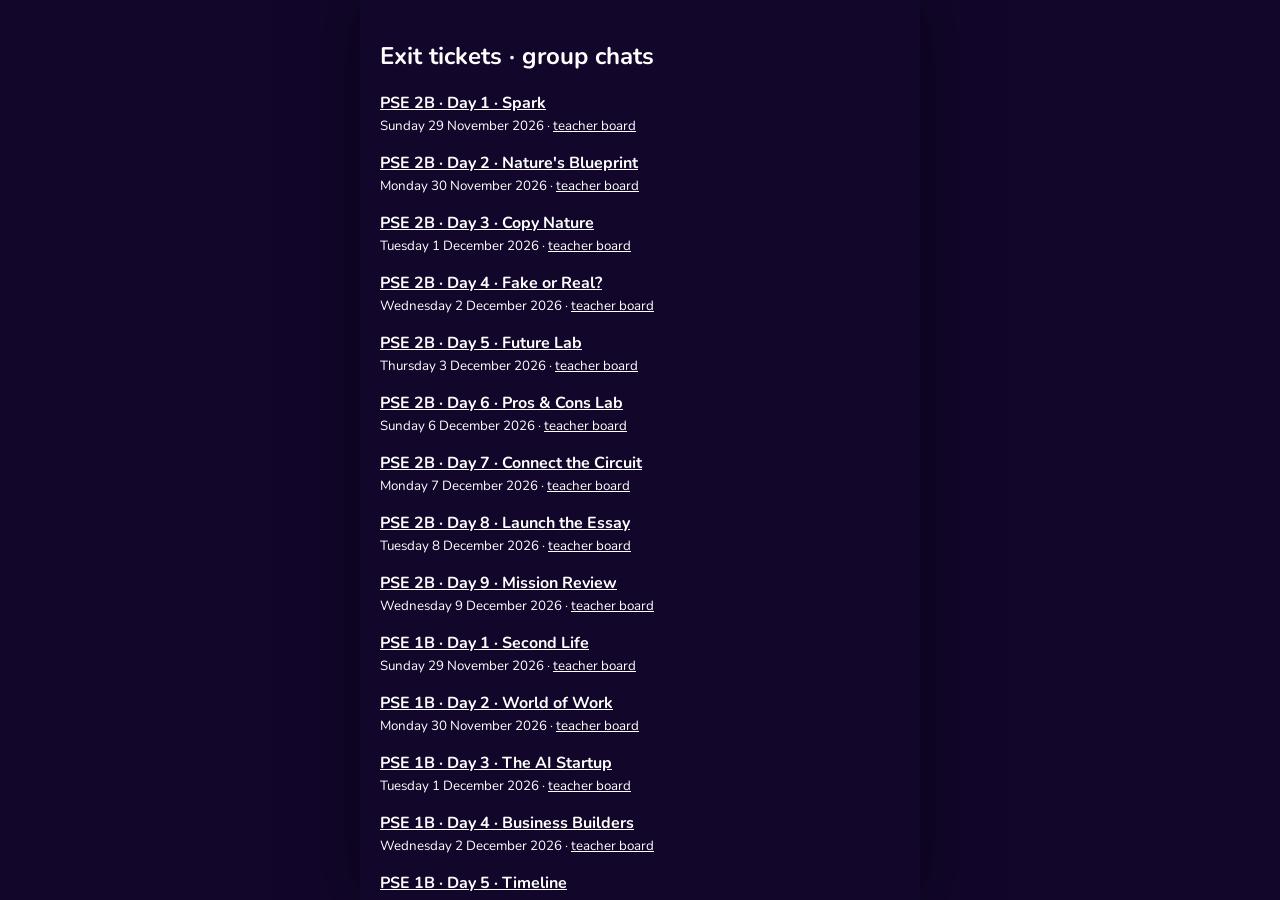
<file: chat/index.html>
<!doctype html>
<html lang="en">
<head>
<meta charset="utf-8">
<meta name="viewport" content="width=device-width, initial-scale=1, viewport-fit=cover">
<title>Exit ticket · group chat</title>
<meta name="theme-color" content="#12062A">
<link rel="preconnect" href="https://fonts.googleapis.com"><link rel="preconnect" href="https://fonts.gstatic.com" crossorigin>
<link href="https://fonts.googleapis.com/css2?family=Nunito:wght@600;700;800;900&family=Orbitron:wght@600;800&display=swap" rel="stylesheet">
<style>
:root { --a: #FF2E9A; --b: #7B2CBF; --c: #22D3EE; --bg: #12062A; --me: #FFE3F3; --ink: #1D1030; }
* { box-sizing: border-box; -webkit-tap-highlight-color: transparent; }
html, body { margin: 0; height: 100%; }
body { font-family: 'Nunito', system-ui, sans-serif; color: var(--ink); background: var(--bg); overflow: hidden; }
.app { position: fixed; inset: 0; display: flex; flex-direction: column; max-width: 560px; margin: 0 auto; background: var(--bg); box-shadow: 0 0 60px rgba(0,0,0,.5); }
.wall { position: absolute; inset: 0; z-index: 0; overflow: hidden;
  background: radial-gradient(500px 300px at 10% 0%, color-mix(in srgb, var(--a) 45%, transparent), transparent 70%), radial-gradient(520px 340px at 100% 30%, color-mix(in srgb, var(--b) 60%, transparent), transparent 70%),
              radial-gradient(600px 300px at 50% 110%, color-mix(in srgb, var(--c) 35%, transparent), transparent 70%), var(--bg); }
.wall::before { content: ''; position: absolute; inset: 0; background-image: linear-gradient(color-mix(in srgb, var(--c) 14%, transparent) 1px, transparent 1px), linear-gradient(90deg, color-mix(in srgb, var(--c) 14%, transparent) 1px, transparent 1px); background-size: 34px 34px; mask-image: linear-gradient(transparent, #000 60%); -webkit-mask-image: linear-gradient(transparent, #000 60%); }
.wall i { position: absolute; width: 3px; height: 3px; border-radius: 50%; background: #fff; opacity: .6; animation: tw 3s ease-in-out infinite; }
@keyframes tw { 50% { opacity: .15; } }
header { position: relative; z-index: 2; display: flex; align-items: center; gap: 10px; padding: calc(10px + env(safe-area-inset-top)) 12px 10px; background: color-mix(in srgb, var(--bg) 70%, #000); border-bottom: 1px solid color-mix(in srgb, var(--c) 40%, transparent); color: #fff; }
.gav { width: 44px; height: 44px; flex: none; clip-path: polygon(25% 3%, 75% 3%, 100% 50%, 75% 97%, 25% 97%, 0 50%); background: linear-gradient(135deg, var(--a), var(--b)); display: grid; place-items: center; font-size: 22px; box-shadow: 0 0 18px var(--a); }
.gname { font-weight: 900; font-size: 16.5px; line-height: 1.1; } .gsub { font-size: 12px; opacity: .8; white-space: nowrap; overflow: hidden; text-overflow: ellipsis; }
.hd { flex: 1; min-width: 0; } .pill { font-family: 'Orbitron', sans-serif; font-size: 11px; font-weight: 800; padding: 6px 10px; border-radius: 99px; background: rgba(255,255,255,.12); border: 1px solid var(--c); color: #fff; white-space: nowrap; }
main { position: relative; z-index: 1; flex: 1; overflow-y: auto; padding: 14px 10px 8px; scroll-behavior: smooth; }
.sys { text-align: center; margin: 8px auto 12px; } .sys span { display: inline-block; font-size: 12px; font-weight: 800; color: #fff; background: rgba(255,255,255,.14); padding: 5px 12px; border-radius: 10px; backdrop-filter: blur(6px); }
.row { display: flex; margin: 3px 0; animation: pop .28s cubic-bezier(.34,1.56,.64,1); } .row.me { justify-content: flex-end; }
@keyframes pop { from { opacity: 0; transform: translateY(8px) scale(.96); } }
.av { width: 30px; height: 30px; border-radius: 50%; flex: none; display: grid; place-items: center; font-size: 15px; font-weight: 900; color: #fff; margin: auto 6px 2px 0; box-shadow: 0 0 10px rgba(0,0,0,.3); }
.bub { position: relative; min-width: 118px; max-width: 80%; padding: 7px 10px 18px; border-radius: 14px; background: #fff; box-shadow: 0 2px 8px rgba(0,0,0,.18); font-size: 16px; line-height: 1.35; font-weight: 700; }
.row:not(.me) .bub { border-top-left-radius: 4px; } .row.me .bub { background: var(--me); border-top-right-radius: 4px; }
.who { display: block; font-size: 12.5px; font-weight: 900; margin-bottom: 2px; }
.tm { position: absolute; right: 8px; bottom: 3px; font-size: 10.5px; color: #8A7A99; font-weight: 700; } .tk { color: var(--a); margin-left: 2px; }
.bub.ok { box-shadow: 0 0 0 2px #1E9E6A, 0 2px 8px rgba(0,0,0,.18); } .bub.no { box-shadow: 0 0 0 2px #E5484D, 0 2px 8px rgba(0,0,0,.18); }
.why { display: block; margin-top: 4px; font-weight: 700; color: #4B3A5C; font-size: 14.5px; }
.typing .bub { padding: 10px 14px; } .dots i { display: inline-block; width: 7px; height: 7px; margin: 0 2px; border-radius: 50%; background: #B9A6CC; animation: dt 1s infinite; } .dots i:nth-child(2) { animation-delay: .15s; } .dots i:nth-child(3) { animation-delay: .3s; }
@keyframes dt { 50% { transform: translateY(-4px); background: var(--a); } }
footer { position: relative; z-index: 2; padding: 8px 10px calc(10px + env(safe-area-inset-bottom)); background: color-mix(in srgb, var(--bg) 75%, #000); border-top: 1px solid color-mix(in srgb, var(--a) 40%, transparent); }
.hint { color: #fff; opacity: .85; font-size: 12.5px; font-weight: 800; margin: 0 4px 6px; }
.chips { display: flex; flex-direction: column; gap: 7px; }
.chip { text-align: left; border: 0; border-radius: 16px; padding: 11px 14px; font: inherit; font-size: 15.5px; font-weight: 800; color: var(--ink); background: #fff; box-shadow: 0 0 0 2px color-mix(in srgb, var(--c) 70%, transparent), 0 4px 14px rgba(0,0,0,.25); cursor: pointer; transition: transform .15s; }
.chip:active { transform: scale(.97); } .chip.x { opacity: .45; text-decoration: line-through; box-shadow: 0 0 0 2px #E5484D; pointer-events: none; }
.join { position: absolute; inset: 0; z-index: 5; display: grid; place-items: center; padding: 22px; }
.card { width: 100%; max-width: 400px; background: rgba(255,255,255,.95); border-radius: 26px; padding: 22px; text-align: center; box-shadow: 0 0 0 2px var(--a), 0 0 40px color-mix(in srgb, var(--a) 60%, transparent); animation: pop .4s; }
.card h1 { font-family: 'Orbitron', sans-serif; font-size: 22px; margin: 8px 0 4px; background: linear-gradient(90deg, var(--a), var(--b)); -webkit-background-clip: text; background-clip: text; color: transparent; }
.card p { margin: 6px 0 14px; color: #5B4A6E; font-weight: 700; }
.card input { width: 100%; padding: 13px 14px; border-radius: 14px; border: 2px solid #E6DDF2; font: inherit; font-size: 17px; font-weight: 800; text-align: center; }
.card input:focus { outline: none; border-color: var(--a); }
.btn { margin-top: 12px; width: 100%; border: 0; border-radius: 99px; padding: 14px; font: inherit; font-weight: 900; font-size: 17px; color: #fff; background: linear-gradient(90deg, var(--a), var(--b)); box-shadow: 0 6px 18px color-mix(in srgb, var(--a) 50%, transparent); cursor: pointer; }
.big { font-size: 48px; } .score { font-family: 'Orbitron', sans-serif; font-size: 34px; font-weight: 800; color: var(--b); margin: 4px 0; }
.res { display: flex; flex-wrap: wrap; gap: 6px; justify-content: center; margin: 10px 0; } .res span { width: 36px; height: 36px; border-radius: 12px; display: grid; place-items: center; font-weight: 900; color: #fff; }
.g1 { background: #1E9E6A; } .g2 { background: #E8A100; } .g3 { background: #E5484D; }
.conf { position: fixed; inset: 0; pointer-events: none; z-index: 9; overflow: hidden; } .conf i { position: absolute; top: -20px; width: 9px; height: 14px; border-radius: 3px; animation: fall linear forwards; }
@keyframes fall { to { transform: translateY(110vh) rotate(720deg); } }
/* teacher board */
.boardwrap { position: fixed; inset: 0; overflow: auto; background: #faf7ff; padding: 18px; color: var(--ink); z-index: 10; }
.boardwrap h2 { margin: 0 0 4px; } table { border-collapse: collapse; margin-top: 12px; } td, th { border: 1px solid #e3d9f0; padding: 8px 10px; text-align: center; font-weight: 800; } th { background: var(--b); color: #fff; }
.list a { color: #fff; } .list { color: #fff; padding: 20px; }
</style>
</head>
<body>
<div class="app" id="app"><div class="wall" id="wall"></div>
<header><div class="gav" id="gav">💜</div><div class="hd"><div class="gname" id="gname">Group chat</div><div class="gsub" id="gsub">tap to join</div></div><span class="pill" id="prog">0/8</span></header>
<main id="chat"></main>
<footer><div class="hint" id="hint">Type your name to join the group.</div><div class="chips" id="chips"></div></footer>
</div>
<script src="tickets.js"></script>
<script>
const P = new URLSearchParams(location.search), id = P.get('t'), TK = TICKETS[id];
const TOPIC = 'https://ntfy.sh/gd-chat-h7q3x9m2kp' + (P.get('room') ? '-' + P.get('room').replace(/[^a-z0-9]/gi, '').slice(0, 12) : '');
const $ = s => document.querySelector(s), esc = s => String(s).replace(/[&<>"]/g, c => ({ '&': '&amp;', '<': '&lt;', '>': '&gt;', '"': '&quot;' }[c]));
const wait = ms => new Promise(r => setTimeout(r, ms));
const COLS = ['#E0218A', '#7B2CBF', '#0E9C93', '#D9732B'], AV = ['🌸', '🦋', '✨', '🌙'];
for (let k = 0; k < 40; k++) { const i = document.createElement('i'); i.style.left = Math.random() * 100 + '%'; i.style.top = Math.random() * 100 + '%'; i.style.animationDelay = Math.random() * 3 + 's'; $('#wall').appendChild(i); }
let actx; const beep = (f = 880, d = .08) => { try { actx = actx || new (window.AudioContext || window.webkitAudioContext)(); const o = actx.createOscillator(), g = actx.createGain(); o.frequency.value = f; o.type = 'sine'; g.gain.setValueAtTime(.08, actx.currentTime); g.gain.exponentialRampToValueAtTime(.0001, actx.currentTime + d); o.connect(g); g.connect(actx.destination); o.start(); o.stop(actx.currentTime + d); } catch (e) {} };
const now = () => new Date().toLocaleTimeString([], { hour: '2-digit', minute: '2-digit' });
function theme(t) { const r = document.documentElement.style; r.setProperty('--a', t.a); r.setProperty('--b', t.b); r.setProperty('--c', t.c); r.setProperty('--bg', t.bg); document.querySelector('meta[name=theme-color]').content = t.bg; }
function list() {
  $('#app').innerHTML = '<div class="list"><h2>Exit tickets · group chats</h2>' + Object.keys(TICKETS).map(k => `<p><a href="?t=${k}"><b>${esc(TICKETS[k].cls)} · Day ${TICKETS[k].day} · ${esc(TICKETS[k].title)}</b></a><br><small>${esc(TICKETS[k].date)} · <a href="?board&t=${k}">teacher board</a></small></p>`).join('') + '</div>';
}
function add(html, me, cls = '') { const d = document.createElement('div'); d.className = 'row ' + (me ? 'me ' : '') + cls; d.innerHTML = html; $('#chat').appendChild(d); $('#chat').scrollTop = 1e9; return d; }
function sys(t) { const d = document.createElement('div'); d.className = 'sys'; d.innerHTML = `<span>${t}</span>`; $('#chat').appendChild(d); }
function friend(who, text, cls = '') {
  const k = Math.max(0, TK.members.indexOf(who)); beep(660, .06); const AVS = TK.av || AV;
  return add(`<div class="av" style="background:${COLS[k % 4]}">${AVS[k % 4]}</div><div class="bub ${cls}"><span class="who" style="color:${COLS[k % 4]}">${esc(who)}</span>${text}<span class="tm">${now()}</span></div>`);
}
async function typing(who, ms = 900) { const k = Math.max(0, TK.members.indexOf(who)); const d = add(`<div class="av" style="background:${COLS[k % 4]}">${(TK.av || AV)[k % 4]}</div><div class="bub"><span class="dots"><i></i><i></i><i></i></span></div>`, false, 'typing'); $('#gsub').textContent = who + ' is typing…'; await wait(ms); d.remove(); $('#gsub').textContent = TK.members.join(', ') + ', You'; }
const shuffle = a => { a = a.slice(); for (let i = a.length - 1; i > 0; i--) { const j = Math.floor(Math.random() * (i + 1)); [a[i], a[j]] = [a[j], a[i]]; } return a; };
const NO = ['Hmm 🤔 not that one… choose another one!', 'Nooo 😅 try another reply!', 'Almost! 🙈 choose another one.', 'Not quite 💭 pick another one!'];
const YES = ['Yesss 💖', 'Exactly!! 🎉', 'Perfect 😍', 'Correct ✨', 'You\'re a genius 💜'];
function student() {
  theme(TK.theme || {}); document.title = TK.group + ' · ' + TK.title;
  $('#gname').textContent = TK.group; if (TK.av) $('#gav').textContent = '🚀'; $('#gsub').textContent = TK.members.join(', ') + ' · ' + TK.title; $('#prog').textContent = '0/' + TK.qs.length;
  const j = document.createElement('div'); j.className = 'join';
  j.innerHTML = `<div class="card"><div class="big">${TK.av ? '🚀' : '💬'}</div><h1>${esc(TK.group)}</h1><p>${esc(TK.cls)} · Day ${TK.day} · ${esc(TK.title)}<br>${esc(TK.date)}</p><input id="nm" maxlength="20" placeholder="Your first name" autocomplete="given-name"><button class="btn" id="go">Join the chat ${TK.av ? '🚀' : '💜'}</button></div>`;
  $('#app').appendChild(j); $('#nm').focus();
  $('#go').onclick = () => { const n = $('#nm').value.trim(); if (!n) { $('#nm').focus(); return; } j.remove(); run(n); };
  $('#nm').onkeydown = e => { if (e.key === 'Enter') $('#go').click(); };
}
async function run(name) {
  const sid = Math.random().toString(36).slice(2, 9); const tries = [];
  const send = o => { try { fetch(TOPIC, { method: 'POST', body: JSON.stringify({ v: 1, t: id, s: sid, n: name, ...o }), keepalive: true }).catch(() => {}); } catch (e) {} };
  send({ e: 'join' });
  sys(`${esc(TK.members[0])} added you`); sys(`Today · ${esc(TK.date)}`);
  await typing(TK.members[0], 700); friend(TK.members[0], esc(TK.intro.replace('{name}', name)));
  $('#hint').textContent = 'Tap the right reply. Wrong? Choose another one!';
  for (let i = 0; i < TK.qs.length; i++) {
    const q = TK.qs[i]; await typing(q.who, 800 + Math.min(900, q.q.length * 12)); friend(q.who, esc(q.q));
    let n = 0; const opts = shuffle(q.o.map((t, k) => ({ t, k })));
    while (true) {
      const pick = await new Promise(res => { $('#chips').innerHTML = ''; opts.forEach(o => { const b = document.createElement('button'); b.className = 'chip' + (o.x ? ' x' : ''); b.textContent = o.t; b.onclick = () => res(o); $('#chips').appendChild(b); }); $('#chat').scrollTop = 1e9; });
      n++; $('#chips').innerHTML = ''; beep(990, .05);
      add(`<div class="bub ${pick.k === q.a ? 'ok' : 'no'}">${esc(pick.t)}<span class="tm">${now()}<span class="tk">✓✓</span></span></div>`, true);
      send({ e: 'a', q: i, k: pick.k, ok: pick.k === q.a, n });
      if (pick.k === q.a) { await typing(q.who, 600); friend(q.who, `<b>${YES[Math.floor(Math.random() * YES.length)]}</b><span class="why">${esc(q.w)}</span>`, 'ok'); beep(1320, .12); break; }
      pick.x = true; await typing(q.who, 550); friend(q.who, NO[(n - 1) % NO.length], 'no'); beep(220, .15);
    }
    tries.push(n); $('#prog').textContent = (i + 1) + '/' + TK.qs.length;
  }
  $('#hint').textContent = 'Chat complete! Show this screen to your teacher.';
  const first = tries.filter(x => x === 1).length; send({ e: 'done', score: first, tries });
  await typing(TK.members[TK.members.length - 1], 700); friend(TK.members[TK.members.length - 1], esc(TK.outro.replace('{name}', name)));
  const c = document.createElement('div'); c.className = 'row'; c.style.justifyContent = 'center';
  c.innerHTML = `<div class="card" style="margin:10px 0"><div class="big">${first >= 7 ? '🏆' : first >= 5 ? '🌟' : '💪'}</div><div class="score">${first} / ${TK.qs.length}</div><p>right on the first try, ${esc(name)}</p><div class="res">${tries.map((x, k) => `<span class="${x === 1 ? 'g1' : x === 2 ? 'g2' : 'g3'}" title="Q${k + 1}: ${x} tries">${k + 1}</span>`).join('')}</div><p style="font-size:13px">green = first try · amber = second · red = more</p></div>`;
  $('#chat').appendChild(c); $('#chat').scrollTop = 1e9;
  if (first >= 5) { const f = document.createElement('div'); f.className = 'conf'; for (let k = 0; k < 90; k++) { const i = document.createElement('i'); i.style.left = Math.random() * 100 + '%'; i.style.background = [TK.theme.a, TK.theme.b, TK.theme.c, '#FFC857'][k % 4]; i.style.animationDuration = 2 + Math.random() * 2 + 's'; i.style.animationDelay = Math.random() * .6 + 's'; f.appendChild(i); } document.body.appendChild(f); setTimeout(() => f.remove(), 4500); }
}
function board() {
  theme(TK.theme || {}); const rows = {}; const cut = Date.now() - 1000 * 60 * 60 * 3;
  const w = document.createElement('div'); w.className = 'boardwrap'; document.body.appendChild(w);
  const draw = () => {
    const st = Object.values(rows);
    w.innerHTML = `<h2>Teacher board · ${esc(TK.title)} · Day ${TK.day}</h2><div>${esc(TK.date)} · student link: ${esc(location.origin + location.pathname)}?t=${esc(id)} · live (last 3 hours)</div>
    <table><tr><th>Student</th>${TK.qs.map((q, i) => `<th title="${esc(q.q)}">Q${i + 1}</th>`).join('')}<th>First try</th></tr>
    ${st.map(r => `<tr><td>${esc(r.n)}</td>${TK.qs.map((q, i) => { const x = r.q[i]; return `<td class="${x ? (x.done ? (x.n === 1 ? 'g1' : x.n === 2 ? 'g2' : 'g3') : '') : ''}" style="color:${x && x.done ? '#fff' : '#999'}">${x ? (x.done ? x.n : '…') : ''}</td>`; }).join('')}<td>${r.score ?? ''}</td></tr>`).join('')}</table>
    <h3>Answer key</h3><ol>${TK.qs.map(q => `<li><b>${esc(q.q)}</b> → ${esc(q.o[q.a])}</li>`).join('')}</ol>`;
  };
  draw();
  const es = new EventSource(`${TOPIC}/sse?since=3h`);
  es.onmessage = ev => { try { const m = JSON.parse(JSON.parse(ev.data).message); if (m.t !== id) return; const r = rows[m.s] = rows[m.s] || { n: m.n, q: {} }; r.n = m.n;
    if (m.e === 'a') { const x = r.q[m.q] = r.q[m.q] || { n: 0 }; x.n = m.n; if (m.ok) x.done = true; } if (m.e === 'done') r.score = m.score; draw(); } catch (e) {} };
}
if (!TK) list(); else if (P.has('board')) board(); else student();
</script>
</body>
</html>
</file>
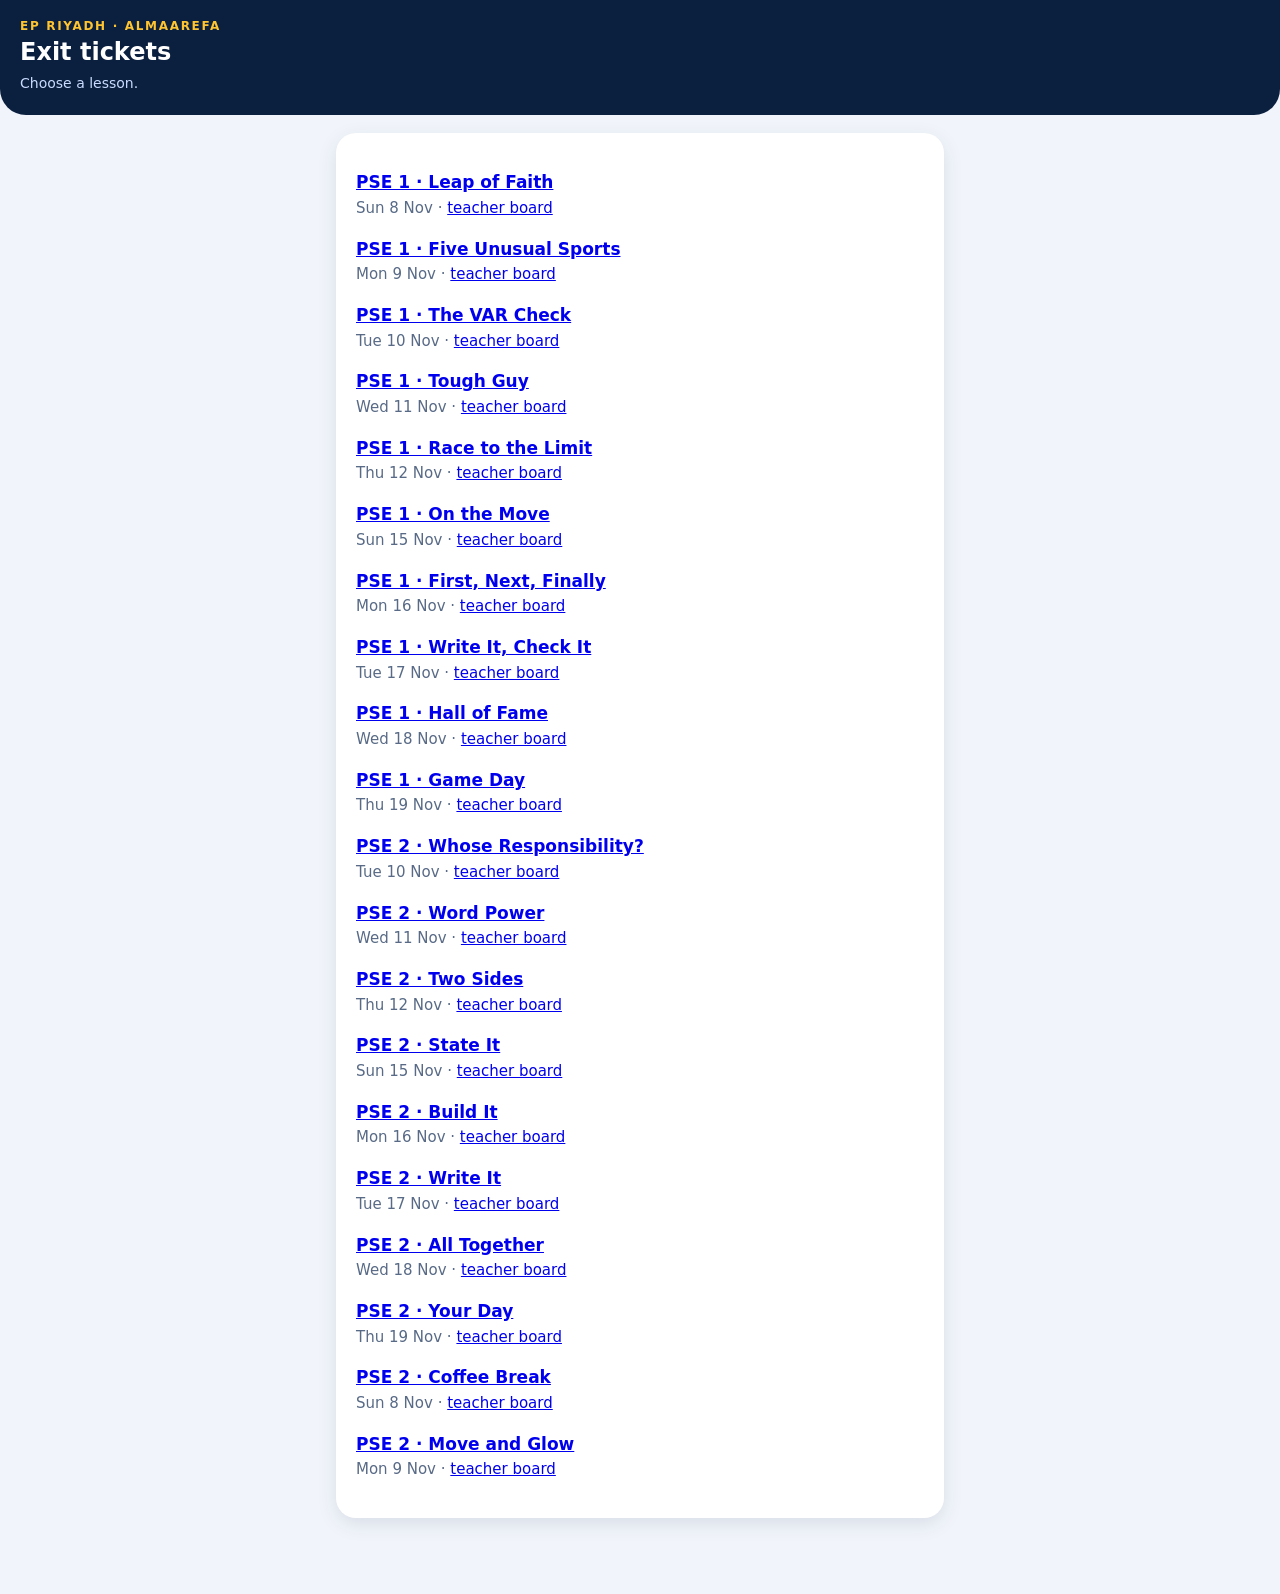
<file: exit/index.html>
<!doctype html>
<html lang="en">
<head>
<meta charset="utf-8">
<meta name="viewport" content="width=device-width, initial-scale=1, viewport-fit=cover">
<title>Exit Ticket · EP Riyadh</title>
<meta name="robots" content="noindex">
<style>
:root{--bg:#F1F5FB;--ink:#14233D;--mut:#586A86;--dark:#0B1F3F;--acc:#FFC531;--go:#0FA35B;--no:#E23D4B;--card:#fff;--soft:#E3EAF5}
body[data-k="rose"]{--bg:#FFF5F8;--ink:#3A1D2E;--mut:#8A6578;--dark:#7A1F4B;--acc:#FFD1DC;--go:#2E9E7A;--no:#D6336C;--soft:#FBE3EC}
*{box-sizing:border-box;-webkit-tap-highlight-color:transparent}
html,body{margin:0;background:var(--bg);color:var(--ink);font:17px/1.45 system-ui,-apple-system,"Segoe UI",Roboto,Arial,sans-serif}
header{background:var(--dark);color:#fff;padding:18px 20px 22px;border-radius:0 0 26px 26px}
header .k{color:var(--acc);font-weight:800;font-size:12px;letter-spacing:.14em;text-transform:uppercase}
header h1{margin:4px 0 0;font-size:24px;line-height:1.15}
header p{margin:6px 0 0;color:#C9DCFF;font-size:14px}
main{max-width:640px;margin:0 auto;padding:18px 16px 60px}
.card{background:var(--card);border-radius:20px;padding:20px;box-shadow:0 6px 20px rgba(11,31,63,.10);margin-bottom:16px}
.bar{height:8px;background:var(--soft);border-radius:8px;overflow:hidden;margin:2px 0 16px}.bar i{display:block;height:100%;background:var(--go);border-radius:8px;transition:width .35s}
.q{font-size:20px;font-weight:800;margin:6px 0 16px;line-height:1.3}.n{color:var(--mut);font-weight:700;font-size:13px;letter-spacing:.08em;text-transform:uppercase}
button{font:inherit;cursor:pointer;border:0}
.opt{display:flex;align-items:center;gap:12px;width:100%;text-align:left;background:var(--bg);border:2px solid var(--soft);border-radius:16px;padding:15px 16px;margin:0 0 12px;font-weight:700;color:var(--ink);min-height:58px}
.opt b{flex:0 0 34px;height:34px;border-radius:50%;background:var(--dark);color:var(--acc);display:grid;place-items:center;font-size:15px}
.opt[aria-pressed="true"]{border-color:var(--dark);background:#fff;box-shadow:0 0 0 3px rgba(255,197,49,.55)}
.go{display:block;width:100%;background:var(--dark);color:#fff;font-weight:800;border-radius:16px;padding:16px;font-size:18px}
.go:disabled{opacity:.35}
input[type=text]{width:100%;font:inherit;font-weight:700;padding:15px 16px;border-radius:16px;border:2px solid var(--soft);background:var(--bg);color:var(--ink);margin:6px 0 16px}
input:focus,button:focus-visible{outline:3px solid var(--acc);outline-offset:2px}
.score{font-size:64px;font-weight:900;line-height:1;color:var(--dark)}.score small{font-size:24px;color:var(--mut)}
.rev{border-top:1px solid var(--soft);padding:14px 0 2px}.rev .t{font-weight:800}.ok{color:var(--go);font-weight:800}.ko{color:var(--no);font-weight:800}.why{color:var(--mut);font-size:15px;margin-top:2px}
.small{color:var(--mut);font-size:13px;text-align:center;margin-top:14px}
.faces{display:grid;grid-template-columns:repeat(3,1fr);gap:10px}.faces .opt{flex-direction:column;text-align:center;gap:6px;padding:14px 6px;font-size:14px}.faces span{font-size:30px}
table{width:100%;border-collapse:collapse;font-size:15px}th,td{padding:10px 8px;border-bottom:1px solid var(--soft);text-align:center}th:first-child,td:first-child{text-align:left}
td.g{background:#DDF5E8;color:#0B6B3C;font-weight:800}td.r{background:#FCE1E4;color:#A61E2C;font-weight:800}
.tools{display:flex;gap:10px;flex-wrap:wrap;align-items:center;margin-bottom:12px}.tools button{background:var(--soft);color:var(--ink);font-weight:700;border-radius:12px;padding:9px 14px;font-size:14px}
.dot{font-size:13px;font-weight:700;color:var(--mut)}.dot i{display:inline-block;width:9px;height:9px;border-radius:50%;background:#bbb;margin-right:6px}.dot.on i{background:var(--go)}
body.wide main{max-width:1000px}
</style>
</head>
<body>
<header><div class="k" id="k">Exit ticket</div><h1 id="h">Exit ticket</h1><p id="p"></p></header>
<main id="app"></main>
<script src="tickets.js?v=13"></script>
<script>
const P = new URLSearchParams(location.search), id = P.get('t') || '', TK = TICKETS[id];
const TOPIC = 'https://ntfy.sh/gd-exit-r8k2m6x4vq9tzp' + (P.get('room') ? '-' + P.get('room').replace(/[^a-z0-9]/gi, '').slice(0, 12) : '');
const app = document.getElementById('app'), $ = (q, r) => (r || app).querySelector(q);
const esc = s => String(s).replace(/[&<>"]/g, c => ({ '&': '&amp;', '<': '&lt;', '>': '&gt;', '"': '&quot;' }[c]));
const store = { get(k, d) { try { const v = localStorage.getItem('xt_' + k); return v == null ? d : JSON.parse(v); } catch (e) { return d; } }, set(k, v) { try { localStorage.setItem('xt_' + k, JSON.stringify(v)); } catch (e) {} } };
const FACES = [['🟢', 'I can do it'], ['🟡', 'I need more practice'], ['🔴', 'I need help']];
function head(k, h, p) { document.getElementById('k').textContent = k; document.getElementById('h').textContent = h; document.getElementById('p').textContent = p || ''; }

function list() {
  head('EP Riyadh · AlMaarefa', 'Exit tickets', 'Choose a lesson.');
  app.innerHTML = '<div class="card">' + Object.keys(TICKETS).map(k => `<p><a href="?t=${k}"><b>${esc(TICKETS[k].cls)} · ${esc(TICKETS[k].title)}</b></a><br><span class="why">${esc(TICKETS[k].date)} · <a href="?board&t=${k}">teacher board</a></span></p>`).join('') + '</div>';
}
function skin() { if (TK && TK.css) for (const k in TK.css) document.documentElement.style.setProperty(k, TK.css[k]); }
function student() {
  skin(); head(TK.cls + ' · ' + TK.date, TK.title, 'Five questions. Work alone. No books.');
  let name = store.get('name', ''), i = -1, ans = [], conf = -1, sid = store.get('sid', '');
  if (!sid) { sid = Math.random().toString(36).slice(2, 10); store.set('sid', sid); }
  const send = o => { try { fetch(TOPIC, { method: 'POST', body: JSON.stringify({ v: 1, t: id, s: sid, n: name, ...o }), keepalive: true }).catch(() => {}); } catch (e) {} };
  function start() {
    app.innerHTML = `<div class="card"><div class="n">Before you start</div><div class="q">What is your first name?</div><input type="text" id="nm" maxlength="20" autocomplete="given-name" placeholder="Your first name" value="${esc(name)}"><button class="go" id="go">Start</button><p class="small">Only your first name and your answers are sent to your teacher.</p></div>`;
    const nm = $('#nm'), go = $('#go'); const chk = () => go.disabled = !nm.value.trim(); chk(); nm.oninput = chk;
    go.onclick = () => { name = nm.value.trim().slice(0, 20); store.set('name', name); i = 0; ask(); };
  }
  function ask() {
    const q = TK.qs[i]; let pick = -1;
    app.innerHTML = `<div class="bar"><i style="width:${i / (TK.qs.length + 1) * 100}%"></i></div><div class="card"><div class="n">Question ${i + 1} of ${TK.qs.length}</div><div class="q">${esc(q.q)}</div>${q.o.map((o, j) => `<button class="opt" data-j="${j}" aria-pressed="false"><b>${'ABC'[j]}</b><span>${esc(o)}</span></button>`).join('')}<button class="go" id="go" disabled>${i < TK.qs.length - 1 ? 'Next question' : 'Next'}</button></div>`;
    app.querySelectorAll('.opt').forEach(b => b.onclick = () => { pick = +b.dataset.j; app.querySelectorAll('.opt').forEach(x => x.setAttribute('aria-pressed', x === b)); $('#go').disabled = false; });
    $('#go').onclick = () => { ans[i] = pick; i++; i < TK.qs.length ? ask() : feel(); scrollTo(0, 0); };
  }
  function feel() {
    app.innerHTML = `<div class="bar"><i style="width:${TK.qs.length / (TK.qs.length + 1) * 100}%"></i></div><div class="card"><div class="n">Last question</div><div class="q">How do you feel about today's goals?</div><div class="faces">${FACES.map((f, j) => `<button class="opt" data-j="${j}" aria-pressed="false"><span>${f[0]}</span>${f[1]}</button>`).join('')}</div><button class="go" id="go" disabled style="margin-top:6px">See my score</button></div>`;
    app.querySelectorAll('.opt').forEach(b => b.onclick = () => { conf = +b.dataset.j; app.querySelectorAll('.opt').forEach(x => x.setAttribute('aria-pressed', x === b)); $('#go').disabled = false; });
    $('#go').onclick = () => { done(); scrollTo(0, 0); };
  }
  function done() {
    const sc = TK.qs.reduce((n, q, j) => n + (ans[j] === q.a ? 1 : 0), 0); send({ a: ans, sc, c: conf });
    head(TK.cls + ' · ' + TK.date, sc === TK.qs.length ? 'Full marks, ' + name + '!' : 'Well done, ' + name + '!', 'Show this screen to your teacher.');
    app.innerHTML = `<div class="card" style="text-align:center"><div class="n">Your score</div><div class="score">${sc}<small> / ${TK.qs.length}</small></div><p class="why">${FACES[conf][0]} ${FACES[conf][1]}</p></div><div class="card"><div class="n">Check your answers</div>${TK.qs.map((q, j) => `<div class="rev"><div class="t">${j + 1}. ${esc(q.q)}</div><div class="${ans[j] === q.a ? 'ok' : 'ko'}">${ans[j] === q.a ? '✓' : '✗'} You: ${esc(q.o[ans[j]])}</div>${ans[j] === q.a ? '' : `<div class="ok">✓ Answer: ${esc(q.o[q.a])}</div>`}<div class="why">${esc(q.w)}</div></div>`).join('')}</div>`;
  }
  start();
}
function board() {
  document.body.classList.add('wide'); skin();
  head('Teacher board · ' + TK.cls + ' · ' + TK.date, TK.title, 'Answers arrive live. Keep this page open during the exit ticket.');
  const CK = 'cut_' + id; let cut = store.get(CK, 0), rows = {}, seen = new Set(), es;
  app.innerHTML = `<div class="tools"><span class="dot" id="dot"><i></i><span>Connecting…</span></span><button id="clr">Clear board</button><button id="key">Show answer key</button><span class="why">Student link: ${esc(location.origin + location.pathname)}?t=${esc(id)}</span></div><div class="card" id="tb"></div><div class="card" id="sm"></div><div class="card" id="ky" hidden></div>`;
  $('#ky').innerHTML = '<div class="n">Answer key</div>' + TK.qs.map((q, j) => `<div class="rev"><div class="t">${j + 1}. ${esc(q.q)}</div><div class="ok">${'ABC'[q.a]}. ${esc(q.o[q.a])}</div><div class="why">${esc(q.w)}</div></div>`).join('');
  $('#key').onclick = () => { $('#ky').hidden = !$('#ky').hidden; };
  $('#clr').onclick = () => { cut = Date.now(); store.set(CK, cut); rows = {}; draw(); };
  function draw() {
    const L = Object.values(rows).sort((a, b) => a.T - b.T), n = TK.qs.length;
    $('#tb').innerHTML = L.length ? `<table><tr><th>Student</th>${TK.qs.map((q, j) => `<th>Q${j + 1}</th>`).join('')}<th>Score</th><th>Feels</th></tr>${L.map(r => `<tr><td><b>${esc(r.n)}</b></td>${TK.qs.map((q, j) => `<td class="${r.a[j] === q.a ? 'g' : 'r'}">${'ABC'[r.a[j]] || '?'}</td>`).join('')}<td><b>${r.sc}/${n}</b></td><td>${(FACES[r.c] || ['?'])[0]}</td></tr>`).join('')}</table>` : '<p class="why">No answers yet. Students scan the QR code on the last slide.</p>';
    $('#sm').innerHTML = '<div class="n">Question by question</div>' + TK.qs.map((q, j) => { const ok = L.filter(r => r.a[j] === q.a).length, bad = L.filter(r => r.a[j] !== q.a).map(r => `${esc(r.n)}: "${esc(q.o[r.a[j]] || '?')}"`); return `<div class="rev"><div class="t">${j + 1}. ${esc(q.q)}</div><div class="${ok === L.length ? 'ok' : 'ko'}">${ok} of ${L.length} correct</div>${bad.length ? `<div class="why">Wrong answers: ${bad.join(' · ')}</div>` : ''}</div>`; }).join('');
  }
  function connect() {
    if (es) es.close(); es = new EventSource(`${TOPIC}/sse?since=${cut ? Math.floor(cut / 1000) : '12h'}`);
    const dot = (on, t) => { $('#dot').className = 'dot' + (on ? ' on' : ''); $('#dot span').textContent = t; };
    es.onopen = () => dot(true, 'Live'); es.onerror = () => dot(false, 'Reconnecting…');
    es.onmessage = ev => { try { const d = JSON.parse(ev.data); if (d.event !== 'message' || seen.has(d.id)) return; seen.add(d.id); const T = d.time * 1000; if (T < cut) return; const o = JSON.parse(d.message); if (!o || o.v !== 1 || o.t !== id || !Array.isArray(o.a)) return; rows[o.s] = { ...o, T }; draw(); } catch (e) {} };
  }
  draw(); connect();
}
if (!TK) list(); else if (P.has('board')) board(); else student();
</script>
</body>
</html>
</file>
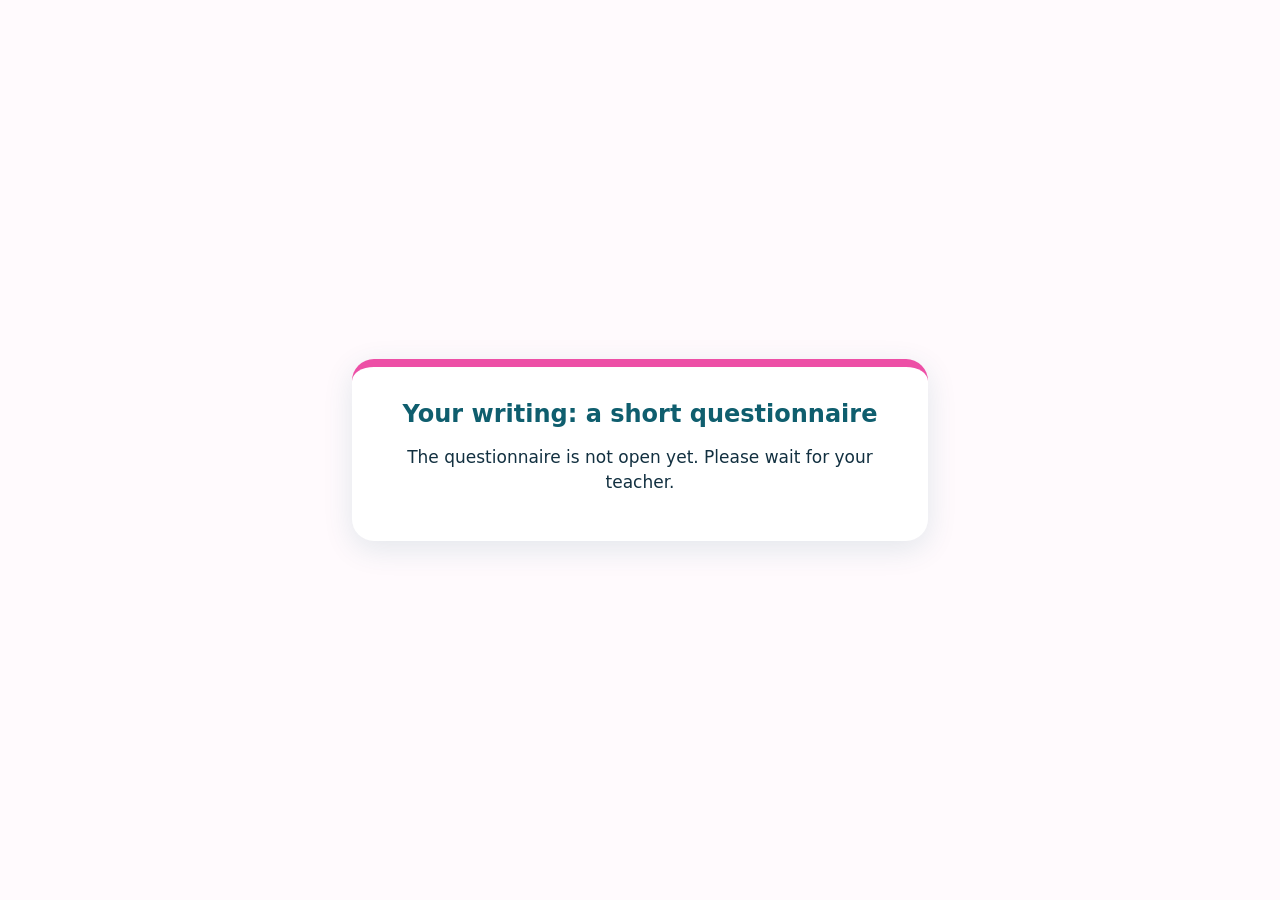
<file: form/index.html>
<!DOCTYPE html>
<html lang="en"><head><meta charset="utf-8"><meta name="viewport" content="width=device-width, initial-scale=1">
<title>Questionnaire · PSE 2B</title>
<style>body{margin:0;font-family:system-ui,Segoe UI,Arial,sans-serif;background:#FFFAFD;color:#123040;display:flex;min-height:100vh;align-items:center;justify-content:center}
.c{max-width:520px;margin:24px;padding:28px;border-radius:22px;background:#fff;box-shadow:0 8px 30px rgba(15,94,110,.12);border-top:8px solid #ED4FA6;text-align:center}
h1{color:#0F5E6E;font-size:24px;margin:.2em 0}p{font-size:17px;line-height:1.5}a.b{display:inline-block;margin-top:10px;padding:14px 26px;border-radius:30px;background:#ED4FA6;color:#fff;font-weight:700;text-decoration:none}</style></head>
<body><div class="c" id="c"><h1>Your writing: a short questionnaire</h1><p>Opening the questionnaire...</p></div>
<script>
// Paste each class's Google Form link here. Students scan one QR code; the teacher can change the link at any time.
const FORMS = { pse2b: '' };
const k = new URLSearchParams(location.search).get('f') || 'pse2b', url = FORMS[k];
if (url) { location.replace(url); document.getElementById('c').innerHTML += '<a class="b" href="' + url + '">Open the questionnaire</a>'; }
else document.getElementById('c').innerHTML = '<h1>Your writing: a short questionnaire</h1><p>The questionnaire is not open yet. Please wait for your teacher.</p>';
</script></body></html>
</file>
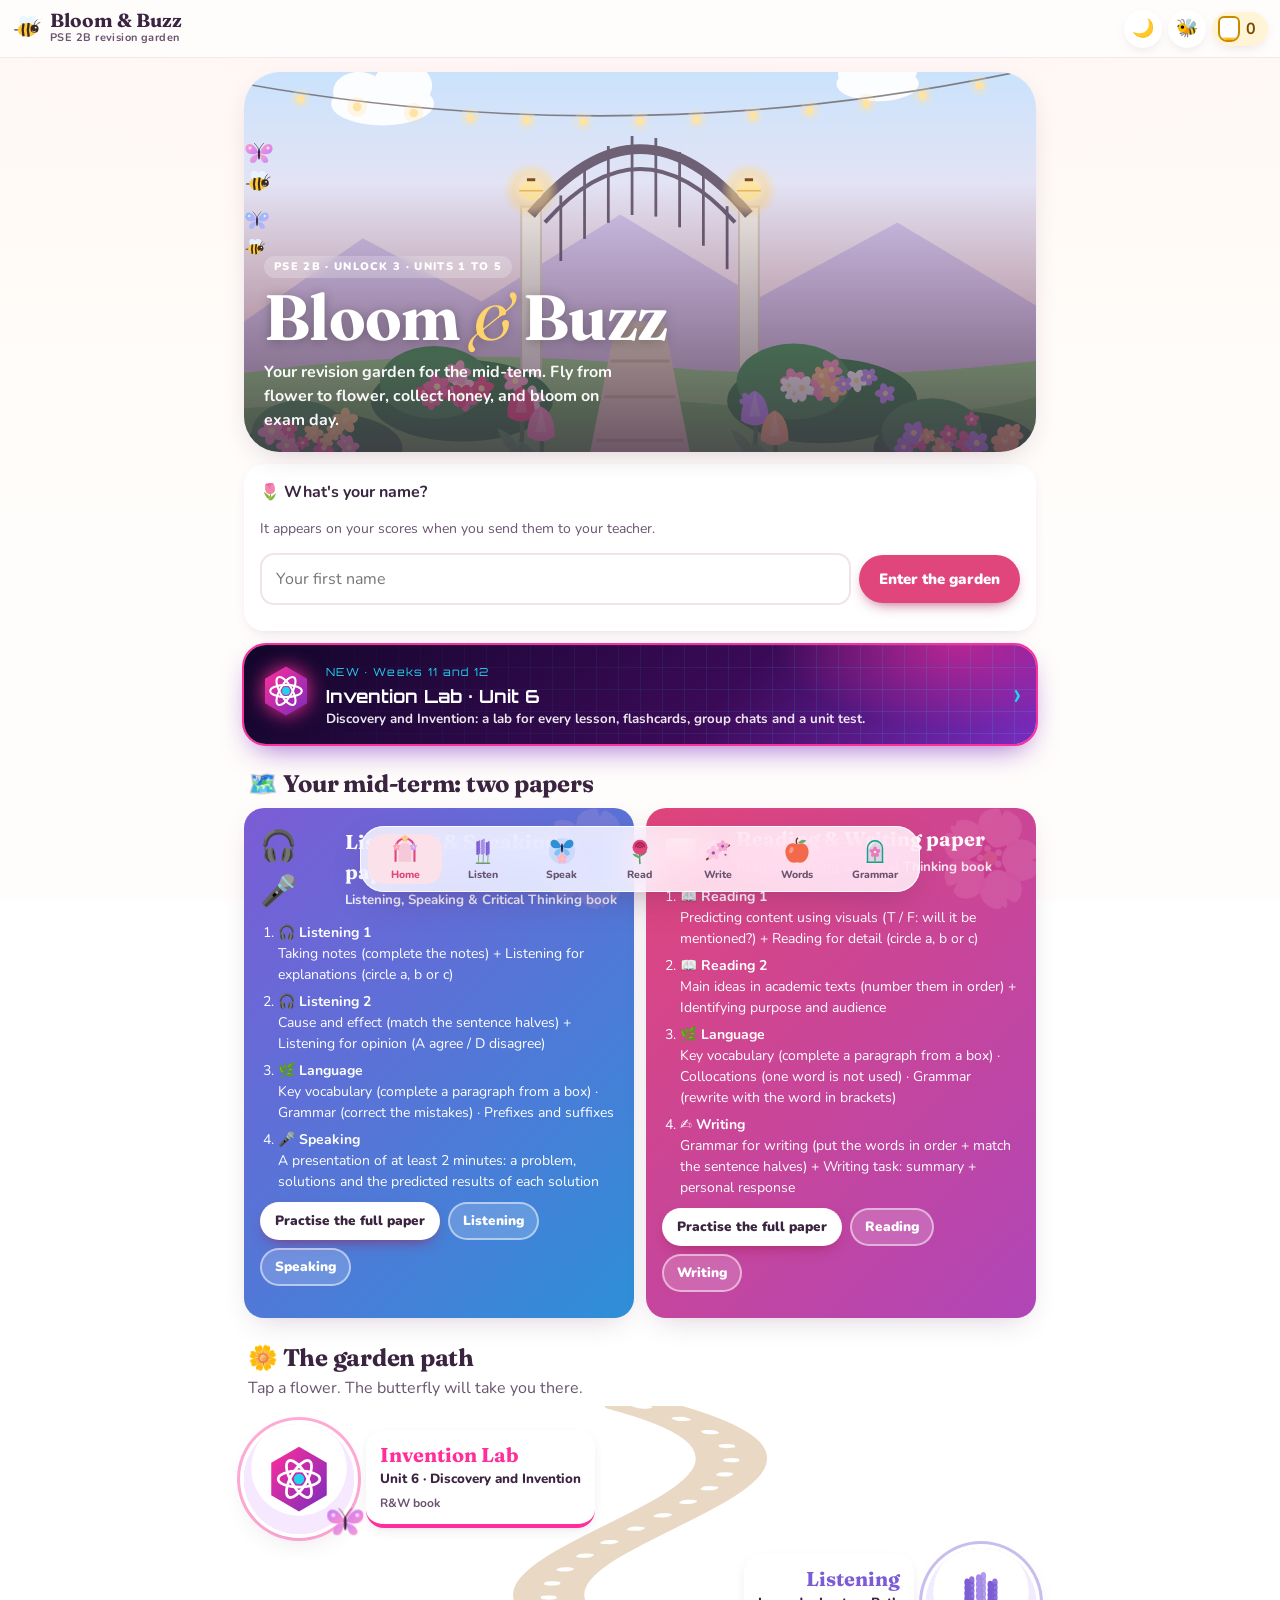
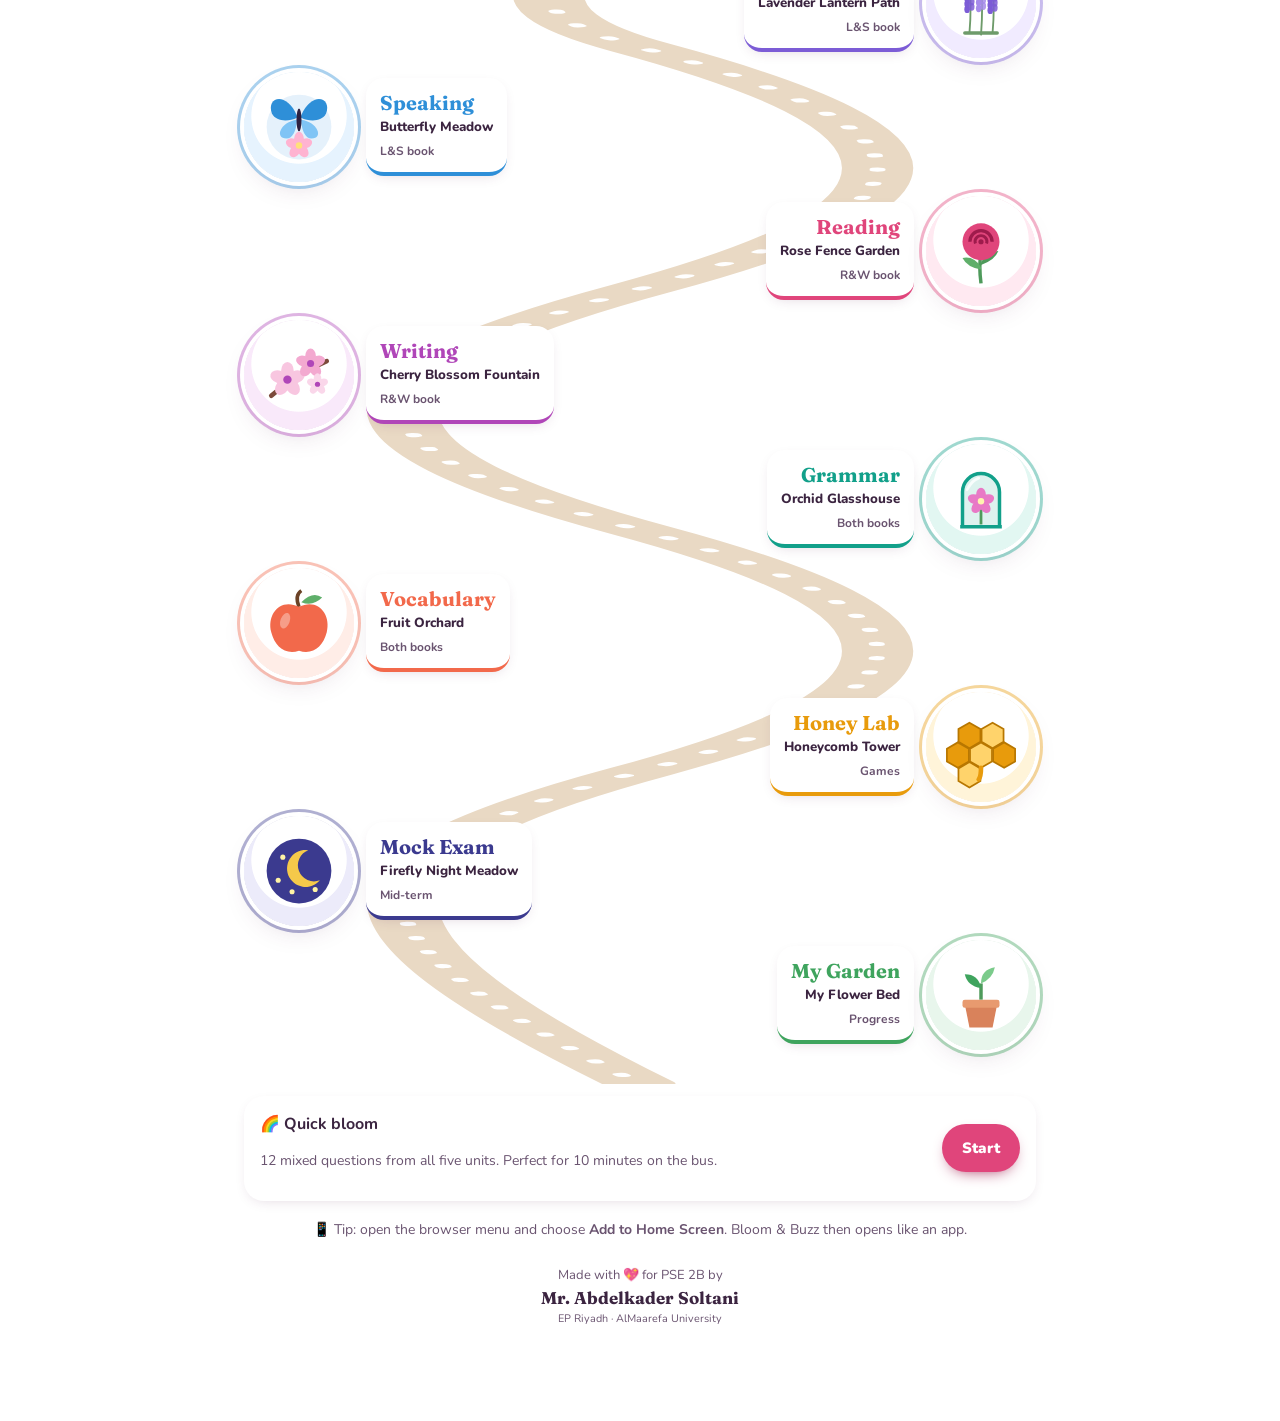
<file: garden/index.html>
<!doctype html>
<html lang="en">
<head>
<meta charset="utf-8">
<meta name="viewport" content="width=device-width, initial-scale=1, viewport-fit=cover">
<title>Bloom &amp; Buzz · PSE 2B Revision Garden</title>
<meta name="description" content="Bloom & Buzz: a revision garden for PSE 2B (Unlock 3, Units 1 to 5). Listening, Speaking, Reading, Writing, Grammar and Vocabulary for the mid-term. Prepared by Mr. Abdelkader Soltani.">
<meta name="theme-color" content="#E0457B">
<meta name="mobile-web-app-capable" content="yes">
<meta name="apple-mobile-web-app-capable" content="yes">
<meta name="apple-mobile-web-app-status-bar-style" content="default">
<meta name="apple-mobile-web-app-title" content="Bloom & Buzz">
<meta name="view-transition" content="same-origin">
<link rel="manifest" href="manifest.webmanifest">
<link rel="icon" href="img/icon.svg" type="image/svg+xml">
<link rel="apple-touch-icon" href="img/icon-180.png">
<link rel="preconnect" href="https://fonts.googleapis.com">
<link rel="preconnect" href="https://fonts.gstatic.com" crossorigin>
<link href="https://fonts.googleapis.com/css2?family=Fraunces:ital,opsz,wght@0,9..144,500..800;1,9..144,500..700&family=Nunito:wght@500;600;700;800;900&display=swap" rel="stylesheet">
<link rel="stylesheet" href="css/garden.css?v=1">
<link rel="stylesheet" href="css/lab.css?v=1">
</head>
<body data-z="home">
<header id="top"></header>
<main id="view" tabindex="-1"></main>
<nav id="dock" aria-label="Garden sections"></nav>
<div id="guide" aria-hidden="true"></div>
<div id="toast" role="status" aria-live="polite"></div>
<noscript><p style="padding:20px">Bloom &amp; Buzz needs JavaScript. Please open it in Chrome or Safari.</p></noscript>
<script src="js/art.js?v=1"></script>
<script src="js/data/data_grammar.js?v=1"></script>
<script src="js/data/data_vocab.js?v=1"></script>
<script src="js/data/data_writing.js?v=1"></script>
<script src="js/data/data_reading.js?v=1"></script>
<script src="js/data/data_listening.js?v=1"></script>
<script src="js/data/data_speaking.js?v=1"></script>
<script src="js/data/data_chat.js?v=1"></script>
<script src="js/data/data_focus.js?v=1"></script>
<script src="js/data/data_u4.js?v=1"></script>
<script src="js/data/data_watch.js?v=1"></script>
<script src="js/data/u5.js?v=1"></script>
<script src="js/data/mid.js?v=1"></script>
<script src="js/data/play.js?v=1"></script>
<script src="js/data/u6.js?v=1"></script>
<script src="js/engine.js?v=1"></script>
<script src="js/games.js?v=1"></script>
<script>document.getElementById('guide').innerHTML = ART.butterfly('#C77DFF', '#FF8FC7', 40);</script>
<script src="js/app.js?v=2"></script>
</body>
</html>
</file>
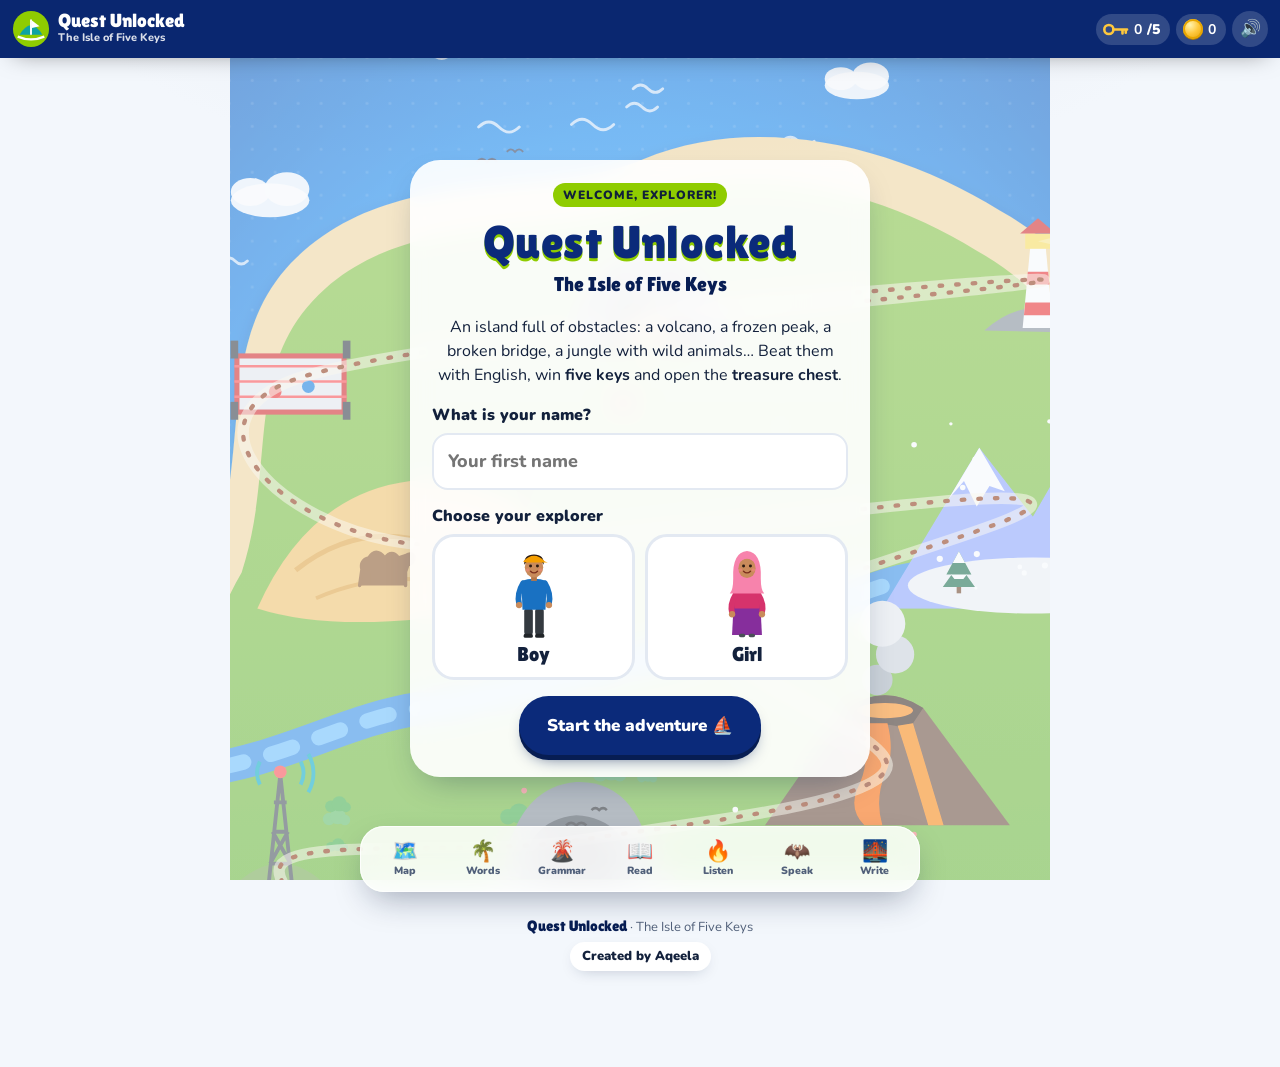
<file: quest/index.html>
<!doctype html>
<html lang="en">
<head>
<meta charset="utf-8">
<meta name="viewport" content="width=device-width, initial-scale=1, viewport-fit=cover">
<title>Quest Unlocked · The Isle of Five Keys</title>
<meta name="description" content="Quest Unlocked: an English adventure island for PSE 1. Unlock 2, Units 1 to 5, Reading &amp; Writing and Listening &amp; Speaking. Beat the obstacles, win five keys, open the treasure. Created by Aqeela.">
<meta name="theme-color" content="#0B2A7A">
<meta name="mobile-web-app-capable" content="yes">
<meta name="apple-mobile-web-app-capable" content="yes">
<meta name="apple-mobile-web-app-status-bar-style" content="black-translucent">
<meta name="apple-mobile-web-app-title" content="Quest Unlocked">
<meta name="view-transition" content="same-origin">
<meta property="og:title" content="Quest Unlocked · The Isle of Five Keys">
<meta property="og:description" content="Beat the obstacles with English, win five keys and open the treasure.">
<link rel="manifest" href="manifest.webmanifest">
<link rel="icon" href="img/icon.svg" type="image/svg+xml">
<link rel="apple-touch-icon" href="img/icon-180.png">
<link rel="preconnect" href="https://fonts.googleapis.com">
<link rel="preconnect" href="https://fonts.gstatic.com" crossorigin>
<link href="https://fonts.googleapis.com/css2?family=Lilita+One&family=Nunito:wght@500;600;700;800;900&display=swap" rel="stylesheet">
<link rel="stylesheet" href="css/quest.css?v=1">
</head>
<body class="g-m z-home">
<header id="top"></header>
<main id="app" tabindex="-1"></main>
<nav id="dock" aria-label="Island places"></nav>
<div id="toast" role="status" aria-live="polite"></div>
<noscript><p style="padding:20px">Quest Unlocked needs JavaScript. Please open it in Chrome or Safari.</p></noscript>
<script src="js/art.js?v=1"></script>
<script src="js/engine.js?v=1"></script>
<script src="js/data/h.js?v=1"></script>
<script src="js/data/u1.js?v=1"></script>
<script src="js/data/u2.js?v=1"></script>
<script src="js/data/u3.js?v=1"></script>
<script src="js/data/u4.js?v=1"></script>
<script src="js/data/u5.js?v=1"></script>
<script src="js/data/pse2.js?v=1"></script>
<script src="js/games.js?v=1"></script>
<script src="js/app.js?v=1"></script>
</body>
</html>
</file>
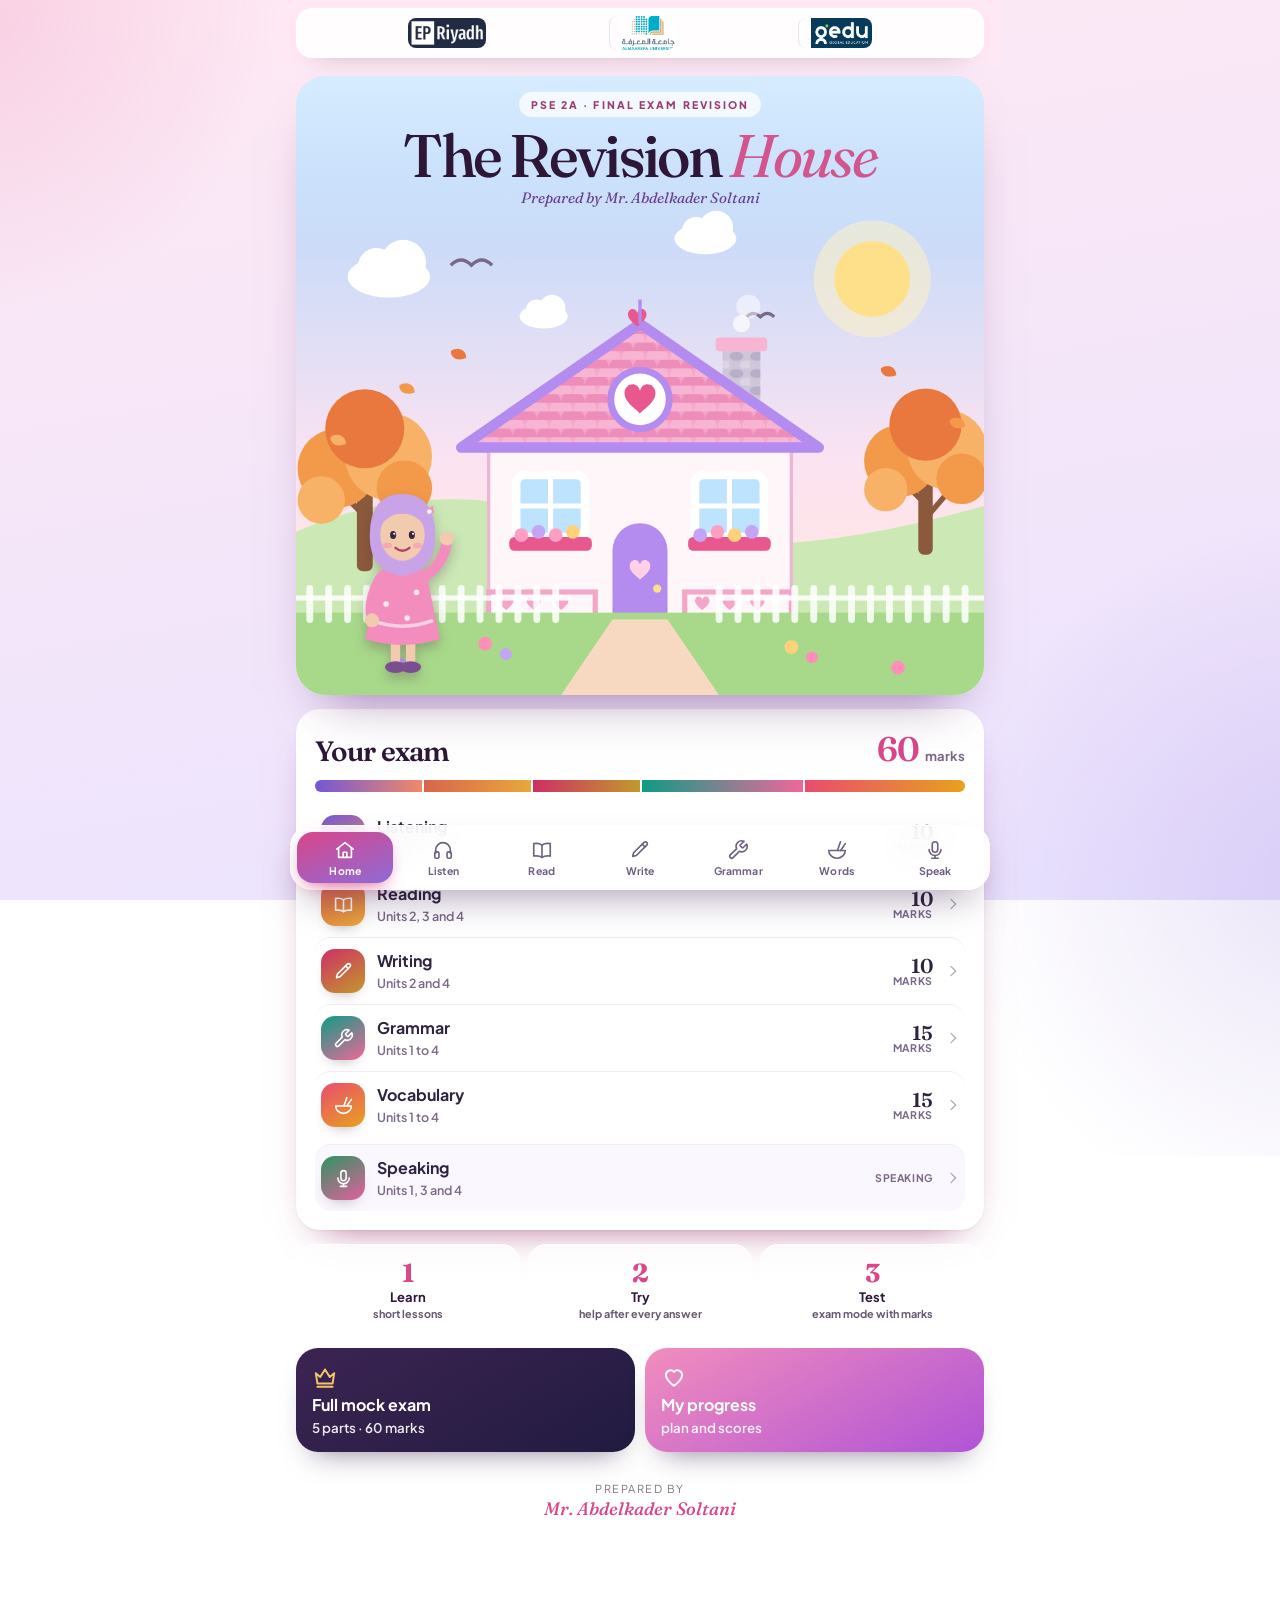
<file: revision/index.html>
<!doctype html>
<html lang="en">
<head>
<meta charset="utf-8">
<meta name="viewport" content="width=device-width, initial-scale=1, viewport-fit=cover">
<title>PSE 2A Revision House · Final exam</title>
<meta name="description" content="PSE 2A final exam revision: Listening, Reading, Writing, Grammar, Vocabulary and Speaking, Units 1 to 4 of Unlock 3. Prepared by Mr. Abdelkader Soltani.">
<meta name="theme-color" content="#F7C6DD">
<link rel="icon" href="data:image/svg+xml,%3Csvg xmlns='http://www.w3.org/2000/svg' viewBox='0 0 100 100'%3E%3Ctext y='.9em' font-size='90'%3E%F0%9F%8F%A1%3C/text%3E%3C/svg%3E">
<link rel="preconnect" href="https://fonts.googleapis.com">
<link rel="preconnect" href="https://fonts.gstatic.com" crossorigin>
<link href="https://fonts.googleapis.com/css2?family=Fraunces:ital,opsz,wght@0,9..144,400..700;1,9..144,400..600&family=Plus+Jakarta+Sans:wght@400;500;600;700;800&display=swap" rel="stylesheet">
<link rel="stylesheet" href="css/style.css?v=4">
<link rel="stylesheet" href="css/house.css?v=4">
</head>
<body class="v2 r-home">
<div id="app">
  <header class="top">
    <div class="logos" aria-label="Partner logos">
      <img src="img/logo-ep.png" alt="EP Riyadh" class="lg lg-ep">
      <img src="img/logo-almaarefa.png" alt="AlMaarefa University" class="lg lg-alm">
      <img src="img/logo-gedu.png" alt="GEDU Global Education" class="lg lg-gedu">
    </div>
  </header>
  <main id="view" tabindex="-1"></main>
</div>
<nav class="bnav" id="bnav" aria-label="Rooms"></nav>
<div id="toast" role="status" aria-live="polite"></div>
<script src="js/art.js?v=5"></script>
<script src="js/scenes.js?v=5"></script>
<script src="js/data_grammar.js?v=5"></script>
<script src="js/data_vocab.js?v=5"></script>
<script src="js/data_writing.js?v=5"></script>
<script src="js/data_reading.js?v=5"></script>
<script src="js/data_listening.js?v=5"></script>
<script src="js/data_speaking.js?v=5"></script>
<script src="js/data_chat.js?v=5"></script>
<script src="js/data_focus.js?v=5"></script>
<script src="js/data_u4.js?v=5"></script>
<script src="js/data_watch.js?v=1"></script>
<script src="js/app2.js?v=5w"></script>
</body>
</html>
</file>
<file: garden/css/garden.css>
/* BLOOM & BUZZ · revision garden · mobile-first app styles */
:root {
  --ink: #3B2440; --ink2: #6A5470; --bg: #FFF8F3; --card: #FFFFFF; --line: #F1E3EA;
  --z: #E0457B; --zd: #9E1B4C; --zs: #FFF3F6;
  --ok: #2E9E62; --okbg: #E3F6EB; --bad: #D64561; --badbg: #FFE6EC; --honey: #F2A900;
  --c-topic: #2F6DB5; --c-support: #2E8B57; --c-detail: #D97706; --c-conc: #C2185B; --c-counter: #7E4FA6; --c-gen: #6B5B7B;
  --r: 20px; --shadow: 0 10px 30px -12px rgba(91, 38, 84, .28); --shadow2: 0 4px 14px -6px rgba(91, 38, 84, .22);
  --display: 'Fraunces', Georgia, serif; --body: 'Nunito', system-ui, -apple-system, 'Segoe UI', sans-serif;
  --ease: cubic-bezier(.2, .8, .2, 1); --spring: cubic-bezier(.34, 1.56, .64, 1);
  --top: 58px; --dock: 66px;
}
* { box-sizing: border-box; -webkit-tap-highlight-color: transparent; }
html { scroll-behavior: smooth; }
body { margin: 0; font-family: var(--body); color: var(--ink); font-size: 16px; line-height: 1.5; min-height: 100vh;
  background: radial-gradient(1200px 500px at 50% -120px, var(--zs), transparent 70%), linear-gradient(180deg, var(--bg), #FFFDFB 60%);
  background-attachment: fixed; padding-bottom: calc(var(--dock) + env(safe-area-inset-bottom) + 18px); overflow-x: hidden; transition: background .6s; }
h1, h2, h3 { font-family: var(--display); line-height: 1.15; margin: 0 0 8px; letter-spacing: -.01em; }
h3 { font-size: 18px; margin-top: 14px; }
a { color: var(--zd); }
button, input, select, textarea { font: inherit; color: inherit; }
.hint { color: var(--ink2); font-size: 14px; }
.center { text-align: center; justify-content: center; }
.row { display: flex; flex-wrap: wrap; gap: 8px; align-items: center; margin: 10px 0; }
.row.center { justify-content: center; }
.small { font-size: 14px; }
[hidden] { display: none !important; }

/* ---------- top bar ---------- */
#top { position: sticky; top: 0; z-index: 40; height: var(--top); display: flex; align-items: center; justify-content: space-between; gap: 10px; padding: 0 12px; padding-top: env(safe-area-inset-top);
  background: color-mix(in srgb, #fff 72%, transparent); backdrop-filter: blur(16px) saturate(1.5); -webkit-backdrop-filter: blur(16px) saturate(1.5); border-bottom: 1px solid rgba(240, 220, 232, .7); view-transition-name: topbar; }
.brand { display: flex; align-items: center; gap: 8px; text-decoration: none; color: var(--ink); }
.brand b { display: block; font-family: var(--display); font-size: 19px; line-height: 1; }
.brand small { display: block; font-size: 11px; color: var(--ink2); font-weight: 700; letter-spacing: .04em; }
.topr { display: flex; align-items: center; gap: 6px; }
.tbtn { width: 38px; height: 38px; border-radius: 50%; display: grid; place-items: center; text-decoration: none; background: #fff; box-shadow: var(--shadow2); font-size: 18px; transition: transform .2s var(--spring); }
.tbtn:active { transform: scale(.9); }
.jarbtn { display: flex; align-items: center; gap: 6px; text-decoration: none; color: #7A4B00; background: #FFF4D6; border-radius: 999px; padding: 4px 12px 4px 6px; box-shadow: var(--shadow2); font-weight: 900; }
.jar { position: relative; width: 22px; height: 26px; border: 2.5px solid #C98A00; border-radius: 6px 6px 9px 9px; overflow: hidden; background: #fff; }
.jarfill { position: absolute; inset: 0; background: linear-gradient(#FFD36B, #F2A900); transform-origin: bottom; transform: scaleY(.12); transition: transform .8s var(--spring); }
.jarlid { position: absolute; left: -3px; right: -3px; top: -6px; height: 6px; background: #C98A00; border-radius: 3px; }

/* ---------- dock ---------- */
#dock { position: fixed; left: 50%; bottom: calc(8px + env(safe-area-inset-bottom)); transform: translateX(-50%); z-index: 45; width: min(560px, calc(100% - 16px)); height: var(--dock);
  display: grid; grid-template-columns: repeat(7, 1fr); padding: 6px; border-radius: 24px; background: color-mix(in srgb, #fff 80%, transparent); backdrop-filter: blur(18px) saturate(1.6); -webkit-backdrop-filter: blur(18px) saturate(1.6);
  box-shadow: 0 12px 34px -10px rgba(91, 38, 84, .35), inset 0 0 0 1px rgba(255, 255, 255, .8); view-transition-name: dock; }
#dock a { position: relative; display: flex; flex-direction: column; align-items: center; justify-content: center; gap: 1px; text-decoration: none; color: var(--ink2); font-size: 10.5px; font-weight: 800; border-radius: 18px; }
#dock .zi { width: 30px; height: 30px; transition: transform .35s var(--spring); position: relative; z-index: 1; }
#dock .dl { position: relative; z-index: 1; }
#dock .dpill { position: absolute; inset: 2px; border-radius: 16px; background: color-mix(in srgb, var(--dz) 16%, #fff); opacity: 0; }
#dock a.on { color: var(--dz); }
#dock a.on .dpill { opacity: 1; view-transition-name: dockpill; }
#dock a.on .zi { transform: translateY(-3px) scale(1.12); }
#dock a:active .zi { transform: scale(.85); }

/* ---------- view ---------- */
#view { max-width: 820px; margin: 0 auto; padding: 0 14px; position: relative; }
#view.enter { animation: enter .45s var(--ease); }
@keyframes enter { from { opacity: 0; transform: translateY(14px); } }
.zi { display: inline-block; width: 52px; height: 52px; flex: none; }
.zi svg { width: 100%; height: 100%; overflow: visible; }

/* ---------- home ---------- */
.hero { position: relative; margin: 10px -14px 0; height: 300px; border-radius: 0 0 36px 36px; overflow: hidden; box-shadow: var(--shadow); isolation: isolate; }
.hero > svg { position: absolute; inset: 0; width: 100%; height: 100%; transform-origin: center top; will-change: transform; }
.hero-t { position: absolute; left: 0; right: 0; bottom: 0; padding: 70px 20px 20px; background: linear-gradient(transparent, rgba(59, 36, 64, .72)); color: #fff; }
.hero-t h1 { font-size: 48px; margin: 2px 0 6px; text-shadow: 0 2px 12px rgba(0, 0, 0, .3); }
.hero-t h1 i { font-weight: 400; color: #FFD36B; }
.hero-t p { margin: 0; font-weight: 700; max-width: 36ch; opacity: .96; }
.kick { display: inline-block; font-size: 11px; font-weight: 900; letter-spacing: .12em; text-transform: uppercase; background: rgba(255, 255, 255, .22); padding: 3px 10px; border-radius: 999px; backdrop-filter: blur(6px); }
.hero-bees > svg { position: absolute; z-index: 2; }
.hero-bees .b1 { top: 26%; animation: buzz1 11s linear infinite; }
.hero-bees .b2 { top: 44%; animation: buzz2 14s linear infinite 3s; }
.hero-bees .f1 { top: 18%; animation: flut1 13s ease-in-out infinite; }
.hero-bees .f2 { top: 36%; animation: flut2 16s ease-in-out infinite 2s; }
@keyframes buzz1 { 0% { transform: translate(-60px, 0); } 25% { transform: translate(25vw, -20px); } 50% { transform: translate(50vw, 14px); } 75% { transform: translate(75vw, -16px); } 100% { transform: translate(110vw, 6px); } }
@keyframes buzz2 { 0% { transform: translate(110vw, 0) scaleX(-1); } 50% { transform: translate(50vw, -24px) scaleX(-1); } 100% { transform: translate(-60px, 10px) scaleX(-1); } }
@keyframes flut1 { 0%, 100% { transform: translate(14vw, 0) rotate(-6deg); } 33% { transform: translate(40vw, -30px) rotate(8deg); } 66% { transform: translate(70vw, 10px) rotate(-4deg); } }
@keyframes flut2 { 0%, 100% { transform: translate(80vw, 0) rotate(6deg); } 50% { transform: translate(30vw, -26px) rotate(-8deg); } }
.hello { margin: 14px 4px; font-size: 17px; }
.namecard { margin-top: 14px; }
.namecard input, #nmi { flex: 1; min-width: 160px; padding: 12px 14px; border-radius: 14px; border: 2px solid var(--line); background: #fff; }
.sec-t { margin: 26px 4px 4px; font-size: 24px; }
.sec-s { margin: 0 4px 6px; color: var(--ink2); }
.papers { display: grid; gap: 12px; margin-top: 10px; }
.paperc { border-radius: var(--r); padding: 16px; color: #fff; box-shadow: var(--shadow); position: relative; overflow: hidden; }
.paperc.ls { background: linear-gradient(135deg, #7C5CD6, #2E8FD8); }
.paperc.rw { background: linear-gradient(135deg, #E0457B, #B046B8); }
.paperc::after { content: '🌸'; position: absolute; right: -10px; top: -18px; font-size: 90px; opacity: .14; transform: rotate(18deg); }
.paperc .ph { display: flex; gap: 12px; align-items: center; margin-bottom: 8px; }
.paperc .ph > span { font-size: 30px; }
.paperc .ph b { font-family: var(--display); font-size: 20px; display: block; }
.paperc .ph small { opacity: .9; font-weight: 700; }
.paperc ol { margin: 0; padding-left: 18px; }
.paperc li { margin: 6px 0; font-size: 14px; }
.paperc li b { display: block; }
.paperc .btn { background: #fff; color: var(--ink); }
.paperc .btn.ghost { background: rgba(255, 255, 255, .18); color: #fff; border-color: rgba(255, 255, 255, .5); }
.path-map { position: relative; padding: 18px 0 20px; min-height: 900px; }
.trail { position: absolute; left: 0; right: 0; top: 0; height: 100%; width: 100%; z-index: 0; }
.stop { position: relative; z-index: 1; display: flex; align-items: center; gap: 12px; width: 78%; margin: 0 0 14px; text-decoration: none; color: var(--ink); animation: pop .7s var(--spring) both; animation-delay: calc(var(--k) * 70ms); }
.stop.r { margin-left: auto; flex-direction: row-reverse; text-align: right; }
.stop .bedring { flex: none; width: 92px; height: 92px; border-radius: 50%; display: grid; place-items: center; background: radial-gradient(circle at 50% 40%, #fff 0 55%, var(--zs) 56%); box-shadow: 0 0 0 4px #fff, 0 0 0 7px color-mix(in srgb, var(--zc) 40%, transparent), var(--shadow); transition: transform .4s var(--spring); }
.stop .zi { width: 62px; height: 62px; }
.stop:hover .bedring, .stop:focus-visible .bedring { transform: scale(1.06) rotate(-3deg); }
.stop:active .bedring { transform: scale(.94); }
.stop .st { background: #fff; border-radius: 18px; padding: 10px 14px; box-shadow: var(--shadow2); border-bottom: 4px solid var(--zc); }
.stop .st b { display: block; font-family: var(--display); font-size: 20px; color: var(--zc); }
.stop .st small { display: block; font-weight: 800; }
.stop .st em { font-style: normal; font-size: 12px; color: var(--ink2); font-weight: 700; }
@keyframes pop { from { opacity: 0; transform: translateY(20px) scale(.9); } }
.mixcard { display: flex; align-items: center; justify-content: space-between; gap: 12px; }
.install { text-align: center; margin: 18px 10px; }
.foot { text-align: center; color: var(--ink2); font-size: 13px; margin: 26px 0 10px; }
.foot b { display: block; font-family: var(--display); font-size: 17px; color: var(--ink); }
.foot small { display: block; }

/* guide butterfly */
#guide { position: absolute; left: 0; top: 0; z-index: 30; pointer-events: none; transition: opacity .4s; will-change: transform; }
#guide .bfly { animation: hover 2.6s ease-in-out infinite; }
#guide.flying .bfly { animation: none; }
@keyframes hover { 50% { transform: translateY(-8px) rotate(4deg); } }

/* ---------- zone header ---------- */
.zhead { position: relative; margin: 10px -14px 0; height: 250px; border-radius: 0 0 34px 34px; overflow: hidden; box-shadow: var(--shadow); isolation: isolate; }
.zhead > svg { position: absolute; inset: 0; width: 100%; height: 100%; transform-origin: center top; will-change: transform; }
.zshade { position: absolute; inset: 0; background: linear-gradient(180deg, transparent 35%, color-mix(in srgb, var(--zd) 82%, transparent)); }
.zt { position: absolute; left: 16px; right: 16px; bottom: 16px; display: flex; gap: 12px; align-items: flex-end; color: #fff; }
.zt .zi { width: 74px; height: 74px; background: #fff; border-radius: 50%; padding: 8px; box-shadow: 0 8px 20px rgba(0, 0, 0, .2); }
.zt h1 { font-size: 34px; margin: 4px 0 2px; }
.zt p { margin: 0; font-weight: 700; font-size: 14px; opacity: .95; }
.back { position: absolute; top: 12px; left: 12px; z-index: 3; width: 42px; height: 42px; border-radius: 50%; display: grid; place-items: center; background: rgba(255, 255, 255, .9); color: var(--ink); text-decoration: none; font-size: 30px; line-height: 1; box-shadow: var(--shadow2); }
.zbody { padding-top: 6px; }
.uchips { display: flex; gap: 6px; overflow-x: auto; padding: 14px 2px 6px; scrollbar-width: none; }
.uchips::-webkit-scrollbar { display: none; }
.uc { flex: none; border: 0; background: #fff; border-radius: 999px; padding: 8px 14px; font-weight: 800; font-size: 14px; box-shadow: var(--shadow2); color: var(--ink2); cursor: pointer; transition: all .25s; }
.uc.on { background: var(--z); color: #fff; }
.grp { margin: 18px 0 6px; }
.gh { display: flex; gap: 10px; align-items: flex-start; margin: 0 2px 10px; }
.gh > span { font-size: 26px; line-height: 1; }
.gh h2 { font-size: 21px; margin: 0; color: var(--zd); }
.gh p { margin: 2px 0 0; color: var(--ink2); font-size: 14px; }
.tiles-z { display: grid; gap: 10px; }
.tile-z { display: flex; align-items: center; gap: 12px; padding: 12px 14px; border-radius: 18px; background: #fff; text-decoration: none; color: var(--ink); box-shadow: var(--shadow2); border-left: 5px solid var(--z); transition: transform .3s var(--spring), box-shadow .3s; position: relative; }
.tile-z:hover { transform: translateY(-2px); box-shadow: var(--shadow); }
.tile-z:active { transform: scale(.98); }
.tile-z .te { flex: none; width: 46px; height: 46px; border-radius: 14px; display: grid; place-items: center; font-size: 24px; background: var(--zs); }
.tile-z .tt { flex: 1; min-width: 0; }
.tile-z b { display: block; line-height: 1.25; }
.tile-z small { display: block; color: var(--ink2); font-size: 13px; line-height: 1.3; margin-top: 2px; }
.bb { flex: none; font-size: 12px; font-weight: 900; padding: 4px 8px; border-radius: 999px; }
.bb.g { background: var(--okbg); color: var(--ok); } .bb.o { background: #FFF3D6; color: #9A6100; } .bb.r { background: var(--badbg); color: var(--bad); }
.ut { font-size: 11px; font-weight: 900; color: var(--zd); }
.card.nightcard { background: linear-gradient(160deg, #2B2A6B, #4B3A8F); color: #fff; }
.card.nightcard .hint { color: #E6E1FF; } .card.nightcard h3 { color: #FFE6A6; }
.emap { margin: 10px 0; } .emap ol { margin: 4px 0; padding-left: 18px; } .emap li { margin: 4px 0; font-size: 14px; }

/* ---------- activity header ---------- */
.ahead { position: relative; display: flex; gap: 12px; align-items: center; margin: 12px 0 4px; padding: 14px 14px 14px 64px; border-radius: 24px; color: #fff; background: linear-gradient(135deg, var(--z), var(--zd)); box-shadow: var(--shadow); overflow: hidden; }
.ahead::after { content: ''; position: absolute; right: -30px; top: -40px; width: 160px; height: 160px; border-radius: 50%; background: rgba(255, 255, 255, .12); }
.ahead .back { top: 50%; transform: translateY(-50%); left: 10px; }
.ahead .zi { width: 48px; height: 48px; background: #fff; border-radius: 50%; padding: 5px; }
.ahead h1 { font-size: 22px; margin: 4px 0 0; }
.ahead p { margin: 2px 0 0; font-size: 13px; font-weight: 700; opacity: .92; }
.ahead .kick { background: rgba(255, 255, 255, .2); }
.abody { padding: 8px 0 20px; }

/* ---------- cards, buttons ---------- */
.card { background: var(--card); border-radius: var(--r); padding: 16px; box-shadow: var(--shadow2); margin: 12px 0; }
.btn { display: inline-flex; align-items: center; justify-content: center; gap: 6px; border: 2px solid transparent; background: var(--z); color: #fff; font-weight: 900; padding: 11px 18px; border-radius: 999px; cursor: pointer; text-decoration: none; transition: transform .25s var(--spring), filter .2s, opacity .2s; box-shadow: 0 6px 16px -8px var(--zd); font-size: 15px; }
.btn:hover { filter: brightness(1.06); } .btn:active { transform: scale(.95); }
.btn:disabled { opacity: .45; cursor: default; box-shadow: none; }
.btn.alt { background: #25D366; box-shadow: 0 6px 16px -8px #128C7E; }
.btn.ghost { background: #fff; color: var(--zd); border-color: color-mix(in srgb, var(--z) 35%, #fff); box-shadow: none; }
.btn.sm { padding: 7px 13px; font-size: 13.5px; }
.btn.big { padding: 15px 26px; font-size: 17px; }
.tag { display: inline-block; font-size: 12px; font-weight: 900; letter-spacing: .06em; text-transform: uppercase; color: #fff; background: var(--z); padding: 3px 10px; border-radius: 999px; }
.pill { display: inline-block; font-size: 12px; font-weight: 800; padding: 3px 9px; border-radius: 999px; background: var(--zs); color: var(--zd); }
.pill.big { font-size: 16px; padding: 6px 14px; } .pill.flip { background: #2E8B57; color: #fff; animation: flip 2.4s infinite; }
@keyframes flip { 50% { transform: rotateX(180deg); } }
.ribbon { display: inline-block; font-size: 12px; font-weight: 900; color: var(--zd); background: var(--zs); padding: 4px 10px; border-radius: 999px; margin-bottom: 6px; }
.why { background: #FFF8DF; border-radius: 16px; padding: 12px 14px; margin: 12px 0; font-weight: 700; border: 1px dashed #F2C94C; }

/* tabs with a morphing pill */
.tabs { position: sticky; top: calc(var(--top) + 6px); z-index: 20; display: flex; gap: 4px; padding: 5px; margin: 10px 0; border-radius: 999px; background: color-mix(in srgb, #fff 86%, transparent); backdrop-filter: blur(12px); box-shadow: var(--shadow2); }
.tab { position: relative; z-index: 1; flex: 1; border: 0; background: none; padding: 10px 8px; border-radius: 999px; font-weight: 900; color: var(--ink2); cursor: pointer; transition: color .3s; }
.tab.on { color: #fff; }
.tabpill { position: absolute; z-index: 0; left: 0; top: 5px; bottom: 5px; border-radius: 999px; background: var(--z); transition: transform .45s var(--spring), width .45s var(--spring); }

/* ---------- learn blocks (also used by the old Revision House data) ---------- */
.learn { margin-top: 6px; }
.rule { border-radius: 18px; padding: 14px; background: linear-gradient(135deg, #fff, var(--zs)); border: 2px dashed color-mix(in srgb, var(--z) 45%, #fff); margin: 12px 0; }
.rule > .tag, .way > .tag { margin-bottom: 8px; }
.way { border-radius: 18px; padding: 14px; margin: 12px 0; background: #fff; box-shadow: var(--shadow2); }
.way > summary { cursor: pointer; list-style: none; } .way > summary::-webkit-details-marker { display: none; }
.way > summary::before { content: '🌷 '; }
.ex { margin: 6px 0; padding: 8px 12px; background: #FBF6FC; border-radius: 12px; font-weight: 600; }
.mist { display: grid; gap: 6px; }
.mist div { padding: 8px 12px; border-radius: 12px; font-weight: 700; }
.mist .w { background: var(--badbg); text-decoration: line-through; text-decoration-color: rgba(214, 69, 97, .6); }
.mist .r { background: var(--okbg); }
.k-blue { color: #2F6DB5; font-weight: 800; } .k-green { color: #2E8B57; font-weight: 800; } .k-orange { color: #D97706; font-weight: 800; }
.k-pink { color: #C2185B; font-weight: 800; } .k-purple { color: #7E4FA6; font-weight: 800; } .k-teal { color: #0E8F8F; font-weight: 800; } .k-red { color: #D64561; font-weight: 800; }
.tbl { width: 100%; border-collapse: separate; border-spacing: 0; overflow: hidden; border-radius: 14px; font-size: 15px; margin: 6px 0; }
.tbl th { background: var(--z); color: #fff; text-align: left; padding: 8px 10px; }
.tbl td { padding: 8px 10px; border-bottom: 1px solid var(--line); background: #fff; vertical-align: top; }
.para { line-height: 1.95; font-size: 16.5px; }
.para .s { padding: 2px 4px; border-radius: 6px; -webkit-box-decoration-break: clone; box-decoration-break: clone; }
.s.topic { background: #DCEAFB; box-shadow: inset 0 -3px 0 var(--c-topic); } .s.support { background: #DDF2E5; box-shadow: inset 0 -3px 0 var(--c-support); }
.s.detail { background: #FDEBD3; box-shadow: inset 0 -3px 0 var(--c-detail); } .s.conc { background: #FBDCE8; box-shadow: inset 0 -3px 0 var(--c-conc); }
.s.counter { background: #EADFF7; box-shadow: inset 0 -3px 0 var(--c-counter); } .s.gen { background: #EEE8F5; box-shadow: inset 0 -3px 0 var(--c-gen); }
.legend { display: flex; flex-wrap: wrap; gap: 6px; margin: 8px 0; }
.legend span { padding: 4px 10px; border-radius: 999px; font-size: 12px; font-weight: 800; color: #fff; }
.burger { display: grid; gap: 5px; max-width: 460px; margin: 10px auto; }
.burger div { border-radius: 14px; padding: 10px 12px; color: #fff; font-weight: 800; text-align: center; animation: rise .6s var(--ease) both; }
.burger div:nth-child(2) { animation-delay: .15s; } .burger div:nth-child(3) { animation-delay: .3s; } .burger div:nth-child(4) { animation-delay: .45s; } .burger div:nth-child(5) { animation-delay: .6s; } .burger div:nth-child(6) { animation-delay: .75s; }
@keyframes rise { from { opacity: 0; transform: translateY(14px) scale(.96); } }
.essay-house { max-width: 440px; margin: 6px auto; display: grid; gap: 6px; }
.essay-house > div, .essay-house .rooms > div { color: #fff; font-weight: 800; text-align: center; padding: 12px; border-radius: 14px; animation: rise .6s var(--ease) both; }
.essay-house small, .two-cards span { display: block; font-weight: 600; font-size: 12.5px; opacity: .95; }
.essay-house .roof { clip-path: polygon(50% 0, 100% 38%, 100% 100%, 0 100%, 0 38%); padding-top: 34px; }
.essay-house .rooms { display: grid; grid-template-columns: 1fr 1fr; gap: 6px; } .essay-house .rooms > div:nth-child(2) { animation-delay: .15s; }
.essay-house .floor { animation-delay: .3s !important; }
.two-cards { display: grid; grid-template-columns: 1fr 1fr; gap: 8px; } .two-cards > div { color: #fff; border-radius: 16px; padding: 14px 12px; animation: rise .6s var(--ease) both; } .two-cards b { display: block; margin-bottom: 6px; }
.source { background: var(--zs); border-radius: 16px; padding: 14px; border-left: 5px solid var(--z); margin: 8px 0; }
.text { font-size: 16.5px; line-height: 1.75; background: #fff; border-radius: 18px; padding: 16px; box-shadow: var(--shadow2); }
.text h3 { margin-top: 0; color: var(--zd); }
.text p { margin: 0 0 12px; }
.text .pn { display: inline-grid; place-items: center; width: 24px; height: 24px; border-radius: 50%; background: var(--z); color: #fff; font-weight: 900; font-size: 12px; margin-right: 8px; vertical-align: 2px; }
.mark-key { background: #FFF1B8; border-radius: 4px; padding: 0 3px; }
.rv { opacity: 0; transform: translateY(18px); transition: opacity .55s var(--ease), transform .55s var(--ease); transition-delay: calc(var(--i, 0) * 60ms); }
.rv.in { opacity: 1; transform: none; }
/* animations used in grammar lessons */
.stage { position: relative; height: 150px; border-radius: 16px; background: linear-gradient(#EAF6FF, #FDF3FA); overflow: hidden; }
.stage .say { position: absolute; top: 12px; max-width: 46%; font-size: 13px; font-weight: 800; background: #fff; padding: 6px 10px; border-radius: 12px; box-shadow: var(--shadow2); }
.stage .s1 { left: 8px; } .stage .s2 { right: 8px; }
.stage .timeline { position: absolute; left: 8%; right: 8%; bottom: 34px; height: 4px; background: var(--z); border-radius: 4px; }
.stage .walker { position: absolute; bottom: 38px; font-size: 30px; animation: walk 4s var(--ease) infinite; }
.stage .mark { position: absolute; bottom: 8px; transform: translateX(-50%); font-size: 11px; font-weight: 900; color: var(--zd); }
@keyframes walk { 0% { left: 10%; } 70%, 100% { left: 78%; } }
.meter > div { margin: 8px 0; } .bar { height: 14px; background: #F3EAF2; border-radius: 999px; overflow: hidden; }
.bar .fill { height: 100%; color: #fff; font-size: 10px; font-weight: 900; text-align: right; padding-right: 6px; animation: grow 1.2s var(--ease) both; transform-origin: left; }
@keyframes grow { from { transform: scaleX(0); } }
.race { position: relative; } .lane { position: relative; height: 44px; border-bottom: 2px dashed #EADCEA; display: flex; align-items: center; }
.lane .car { position: absolute; font-size: 26px; animation: drive 3s var(--ease) infinite; } .lane .lbl { margin-left: auto; font-weight: 800; font-size: 13px; }
.lane.l1 .car { animation-duration: 2.2s; } .lane.l2 .car { animation-duration: 3s; } .lane.l3 .car { animation-duration: 4s; }
@keyframes drive { from { left: 0; } to { left: 70%; } }
.dominoes, .trainline, .signs { display: flex; flex-wrap: wrap; gap: 8px; align-items: stretch; }
.domino, .wagon, .sign { color: #fff; font-weight: 800; border-radius: 14px; padding: 10px 12px; animation: rise .6s var(--ease) both; flex: 1 1 120px; text-align: center; }
.domino:nth-child(2), .wagon:nth-child(2), .sign:nth-child(2) { animation-delay: .2s; } .domino:nth-child(3), .wagon:nth-child(3), .sign:nth-child(3) { animation-delay: .4s; } .domino:nth-child(4), .wagon:nth-child(4), .sign:nth-child(4) { animation-delay: .6s; }
.wagon small, .sign small { display: block; font-size: 11px; opacity: .9; } .sign .bigi { display: block; font-size: 26px; }
.puzzle { display: flex; align-items: center; gap: 6px; margin: 8px 0; } .pz { padding: 8px 12px; border-radius: 12px; color: #fff; font-weight: 900; animation: rise .5s var(--ease) both; } .pz.mid { background: #fff !important; box-shadow: var(--shadow2); animation-delay: .2s; } .pz.r { animation-delay: .4s; }
.switch { display: flex; align-items: center; gap: 10px; justify-content: center; margin: 8px 0; } .eq { font-size: 22px; font-weight: 900; }
.ppline { position: relative; height: 120px; } .ppline .tl { position: absolute; left: 6%; right: 6%; top: 60px; height: 4px; background: var(--z); border-radius: 4px; } .ppline .dot { position: absolute; left: 20%; top: 52px; width: 20px; height: 20px; border-radius: 50%; background: #FF8FB8; animation: pulse 1.6s infinite; } .ppline .arc { position: absolute; left: 21%; width: 62%; top: 22px; height: 40px; border: 3px dashed #C77DFF; border-bottom: 0; border-radius: 50% 50% 0 0; } .ppline .now { position: absolute; right: 8%; top: 70px; font-weight: 900; color: var(--zd); } .ppline .lab { position: absolute; font-size: 12px; font-weight: 800; } .ppline .l1 { left: 4%; top: 86px; } .ppline .l2 { left: 40%; top: 0; }
@keyframes pulse { 50% { transform: scale(1.3); } }
.visual-set { display: grid; grid-template-columns: 1fr 1fr; gap: 10px; margin: 8px 0; }
.vis, .photo { margin: 0; background: #fff; border-radius: 16px; padding: 8px; box-shadow: var(--shadow2); transform: rotate(-1.2deg); }
.vis:nth-child(2), .photo:nth-child(2) { transform: rotate(1.4deg); }
.vis-art { font-size: 34px; text-align: center; padding: 14px 0; background: var(--zs); border-radius: 12px; }
.photo svg { width: 100%; height: auto; display: block; border-radius: 10px; }
figcaption { font-size: 12.5px; font-weight: 700; color: var(--ink2); padding: 6px 2px 0; line-height: 1.3; }
.ptitle { margin: 6px 2px; }

/* ---------- quiz ---------- */
.quiz { margin-top: 8px; }
.intro { background: var(--zs); border-radius: 16px; padding: 12px 14px; font-weight: 700; margin-bottom: 10px; }
.vine { position: relative; height: 22px; margin: 10px 6px 4px; }
.vine::before { content: ''; position: absolute; left: 0; right: 0; top: 10px; height: 3px; background: #EADFE6; border-radius: 3px; }
.vfill { position: absolute; left: 0; top: 10px; height: 3px; background: linear-gradient(90deg, #6CC183, var(--z)); border-radius: 3px; transition: width .6s var(--ease); }
.leaf { position: absolute; top: 3px; width: 16px; height: 16px; margin-left: -8px; border-radius: 0 60% 0 60%; background: #EADFE6; transition: all .4s var(--spring); }
.leaf.g { background: #6CC183; transform: rotate(45deg) scale(1.15); } .leaf.b { background: #F0A9B9; transform: rotate(45deg); }
.qmeta { display: flex; justify-content: space-between; align-items: center; font-weight: 800; color: var(--ink2); font-size: 13px; margin: 4px 4px 0; gap: 8px; }
.q { font-size: 18px; font-weight: 800; margin-bottom: 12px; line-height: 1.4; }
.q.small { font-size: 15px; }
.gapline { display: inline-block; min-width: 64px; border-bottom: 3px dotted var(--z); }
.opts { display: grid; gap: 8px; }
.opts.two { grid-template-columns: 1fr 1fr; }
.opt { display: flex; align-items: center; gap: 10px; text-align: left; width: 100%; border: 2px solid var(--line); background: #fff; border-radius: 16px; padding: 12px 14px; font-weight: 700; cursor: pointer; transition: all .2s; }
.opt .ok-dot { flex: none; width: 18px; height: 18px; border-radius: 50%; border: 2px solid #D8C6D6; transition: all .2s; }
.opt:hover { border-color: color-mix(in srgb, var(--z) 50%, #fff); }
.opt.sel { border-color: var(--z); background: var(--zs); }
.opt.sel .ok-dot { background: var(--z); border-color: var(--z); box-shadow: inset 0 0 0 3px #fff; }
.opt.right { border-color: var(--ok); background: var(--okbg); } .opt.right .ok-dot { background: var(--ok); border-color: var(--ok); }
.opt.wrong { border-color: var(--bad); background: var(--badbg); } .opt.wrong .ok-dot { background: var(--bad); border-color: var(--bad); }
.opt:disabled { cursor: default; }
.gapin, .editin { width: 100%; padding: 13px 14px; border-radius: 14px; border: 2px solid var(--line); font-size: 17px; font-weight: 700; background: #fff; }
.editin { font-weight: 600; resize: vertical; line-height: 1.5; }
.gapin:focus, .editin:focus, .pad:focus, select:focus { outline: none; border-color: var(--z); box-shadow: 0 0 0 4px color-mix(in srgb, var(--z) 18%, transparent); }
.gapin.right, .editin.right { border-color: var(--ok); background: var(--okbg); } .gapin.wrong, .editin.wrong { border-color: var(--bad); background: var(--badbg); }
.tiles { display: flex; flex-wrap: wrap; gap: 8px; padding: 10px; border-radius: 16px; min-height: 56px; }
.tiles.answer { background: #FBF6EE; border: 2px dashed #E6D3BE; margin-bottom: 10px; }
.tiles.answer:empty::before { content: attr(data-ph); color: #B8A48E; font-weight: 700; }
.tiles.answer.right { border-color: var(--ok); background: var(--okbg); } .tiles.answer.wrong { border-color: var(--bad); background: var(--badbg); }
.tile { border: 0; background: #fff; border-radius: 999px; padding: 9px 14px; font-weight: 800; cursor: pointer; box-shadow: 0 3px 0 #E9D9E6, var(--shadow2); transition: transform .25s var(--spring), opacity .2s; }
.tile::before { content: '🌸 '; font-size: 12px; }
.tile.in { background: var(--zs); animation: pop .35s var(--spring); }
.tile.used { opacity: .25; transform: scale(.9); }
.bouquet .tile::before { content: '💐 '; }
.seq-list { display: grid; gap: 8px; }
.seq-item { display: flex; gap: 10px; align-items: flex-start; text-align: left; border: 2px solid var(--line); background: #fff; border-radius: 14px; padding: 10px 12px; font-weight: 700; cursor: pointer; position: relative; }
.seq-item .n { flex: none; width: 28px; height: 28px; border-radius: 50%; display: grid; place-items: center; background: #F4ECF3; font-weight: 900; }
.seq-item.on { border-color: var(--z); } .seq-item.on .n { background: var(--z); color: #fff; animation: pop .3s var(--spring); }
.seq-item.right { border-color: var(--ok); background: var(--okbg); } .seq-item.wrong { border-color: var(--bad); background: var(--badbg); }
.seq-item .should { font-style: normal; font-size: 12px; font-weight: 900; color: var(--bad); margin-left: auto; white-space: nowrap; }
.mrow { display: block; background: #fff; border: 2px solid var(--line); border-radius: 14px; padding: 10px 12px; }
.mrow select { width: 100%; margin-top: 6px; padding: 9px; border-radius: 10px; border: 2px solid var(--line); background: #fff; }
select.right { border-color: var(--ok); background: var(--okbg); } select.wrong { border-color: var(--bad); background: var(--badbg); }
.rrow { background: #fff; border: 2px solid var(--line); border-radius: 14px; padding: 10px 12px; }
.rrow.right { border-color: var(--ok); } .rrow.wrong { border-color: var(--bad); }
.roles { display: flex; flex-wrap: wrap; gap: 6px; margin-top: 8px; }
.role-btn { border: 2px solid var(--rc); color: var(--rc); background: #fff; border-radius: 999px; padding: 5px 10px; font-size: 12.5px; font-weight: 900; cursor: pointer; }
.role-btn.on { background: var(--rc); color: #fff; }
.fillbox { background: #fff; border-radius: 16px; padding: 14px; line-height: 2.35; font-size: 16.5px; box-shadow: inset 0 0 0 2px var(--line); }
.fillbox.list { line-height: 2.6; }
.fillbox .ln { display: inline-grid; place-items: center; width: 22px; height: 22px; border-radius: 50%; background: var(--zs); color: var(--zd); font-size: 12px; font-weight: 900; margin-right: 4px; }
.slot { display: inline-flex; align-items: center; gap: 4px; min-width: 74px; height: 32px; vertical-align: middle; border: 2px dashed color-mix(in srgb, var(--z) 50%, #fff); background: #FFFBFD; border-radius: 10px; padding: 0 8px; font-weight: 900; cursor: pointer; color: var(--zd); transition: all .2s; }
.slot .sn { font-size: 11px; background: var(--zs); border-radius: 6px; padding: 0 5px; }
.slot.act { border-style: solid; border-color: var(--z); box-shadow: 0 0 0 4px color-mix(in srgb, var(--z) 18%, transparent); animation: bob 1.2s ease-in-out infinite; }
.slot.filled { border-style: solid; background: var(--zs); }
.slot.right { border-color: var(--ok); background: var(--okbg); color: var(--ok); animation: none; } .slot.wrong { border-color: var(--bad); background: var(--badbg); color: var(--bad); animation: none; height: auto; }
@keyframes bob { 50% { transform: translateY(-2px); } }
.chips { display: flex; flex-wrap: wrap; gap: 6px; padding: 10px; margin-top: 10px; border-radius: 16px; background: color-mix(in srgb, var(--zs) 80%, #fff); }
.chips.sticky { position: sticky; bottom: calc(var(--dock) + 16px); z-index: 5; box-shadow: var(--shadow); flex-wrap: nowrap; overflow-x: auto; scrollbar-width: none; padding: 8px; -webkit-overflow-scrolling: touch; }
.chips.sticky::-webkit-scrollbar { display: none; }
.chips.sticky .chip { flex: none; }
.chip { border: 0; background: #fff; border-radius: 999px; padding: 7px 12px; font-weight: 800; cursor: pointer; box-shadow: 0 2px 0 #E9D9E6; transition: transform .2s var(--spring); }
.chip:active { transform: scale(.9); }
.weeds { display: flex; flex-wrap: wrap; gap: 6px; background: #F7FBF2; border-radius: 16px; padding: 12px; border: 2px solid #DCEBCD; }
.wtok { border: 0; background: #fff; border-radius: 10px; padding: 6px 9px; font-weight: 800; cursor: pointer; box-shadow: 0 2px 0 #DCEBCD; }
.wtok.sel { background: #FFF1C9; box-shadow: 0 0 0 2px #F2B705; }
.wtok.weed { background: var(--badbg); box-shadow: 0 0 0 2px var(--bad); text-decoration: line-through; }
.wtok.wrong { background: #EEE; }
.wfix { margin-top: 10px; animation: rise .35s var(--ease); }
.fb { margin-top: 12px; padding: 12px 14px; border-radius: 14px; font-weight: 600; animation: rise .35s var(--ease); }
.fb.yes { background: var(--okbg); color: #1F6B47; } .fb.no { background: var(--badbg); color: #8E2840; }
.qact { display: flex; justify-content: flex-end; margin-top: 14px; }
.result { text-align: center; }
.result .big { font-family: var(--display); font-size: 56px; color: var(--zd); line-height: 1; margin: 8px 0; }
.result .stars { font-size: 30px; letter-spacing: 4px; }
.review { text-align: left; margin-top: 14px; } .review li { margin: 10px 0; } .no { color: var(--bad); font-weight: 800; } .ok { color: var(--ok); font-weight: 800; }
.rg { display: flex; justify-content: center; gap: 4px; font-size: 30px; height: 46px; align-items: flex-end; }
.rgf { display: inline-block; transform-origin: bottom; animation: sprout .7s var(--spring) both; animation-delay: var(--d); opacity: .35; }
.rgf.on { opacity: 1; }
@keyframes sprout { from { transform: scaleY(0) scaleX(.4); } }
.partbars { text-align: left; display: grid; gap: 8px; margin: 12px 0; }
.partbars > div { display: grid; grid-template-columns: 1fr 70px 46px; gap: 8px; align-items: center; font-size: 13px; font-weight: 700; }
.partbars .bar { height: 10px; } .partbars .bar i { display: block; height: 100%; background: linear-gradient(90deg, #6CC183, var(--z)); border-radius: 999px; animation: grow 1s var(--ease) both; transform-origin: left; }

/* ---------- paper (mid-term style) ---------- */
.paper { margin-top: 8px; }
.pbanner { background: linear-gradient(135deg, var(--zs), #fff); border-radius: 16px; padding: 12px 14px; font-weight: 800; border: 2px solid color-mix(in srgb, var(--z) 25%, #fff); }
.psec { background: #fff; border-radius: 22px; padding: 16px; margin: 14px 0; box-shadow: var(--shadow2); }
.psh { display: flex; gap: 10px; align-items: center; margin-bottom: 4px; }
.psh h3 { margin: 0; font-size: 19px; }
.pnum { flex: none; font-size: 11px; font-weight: 900; letter-spacing: .05em; text-transform: uppercase; color: #fff; background: var(--z); padding: 4px 10px; border-radius: 999px; }
.pintro { color: var(--ink2); font-weight: 700; margin: 6px 0 10px; }
.pq { border-top: 1px dashed var(--line); padding: 14px 0 6px; }
.pq .q { font-size: 16.5px; }
.qn { display: inline-grid; place-items: center; width: 26px; height: 26px; border-radius: 50%; background: var(--zs); color: var(--zd); font-size: 13px; margin-right: 8px; vertical-align: 1px; }
.pfoot { text-align: center; margin: 18px 0; }
.notes-card { margin: 10px 0 0; padding: 10px 12px; border-radius: 14px; background: #FFFCEB; border: 2px dashed #F2D27A; }
.artbox { margin: 8px 0; } .artbox > summary { cursor: pointer; font-weight: 900; color: var(--zd); padding: 6px 0; }
.text-wrap .visual { font-size: 40px; text-align: center; letter-spacing: 8px; margin: 4px 0 8px; }

/* ---------- audio player ---------- */
.player { border-radius: 20px; padding: 14px; color: #fff; background: linear-gradient(160deg, #4B3A8F, #7C5CD6 60%, #C98BD6); box-shadow: var(--shadow); margin: 6px 0 10px; }
.pl-top { display: flex; gap: 10px; align-items: center; }
.pl-top b { display: block; font-family: var(--display); font-size: 19px; } .pl-top small { display: block; opacity: .9; font-weight: 700; }
.pl-lantern { font-size: 32px; filter: drop-shadow(0 0 10px #FFD98A); animation: swing 3s ease-in-out infinite; transform-origin: top center; }
@keyframes swing { 50% { transform: rotate(8deg); } }
.wave { display: flex; align-items: center; gap: 3px; height: 34px; margin: 10px 0 4px; }
.wave i { flex: 1; height: 6px; border-radius: 4px; background: rgba(255, 255, 255, .45); transition: height .3s; }
.player.on .wave i { animation: wave 1s ease-in-out infinite; animation-delay: calc(var(--k) * -70ms); background: #FFE6A6; }
@keyframes wave { 0%, 100% { height: 6px; } 50% { height: 30px; } }
.pl-who { min-height: 20px; font-weight: 800; font-size: 14px; }
.pl-row { display: flex; flex-wrap: wrap; gap: 8px; margin-top: 6px; }
.player .btn { background: #fff; color: #4B2E9E; box-shadow: none; } .player .btn.ghost { background: rgba(255, 255, 255, .16); color: #fff; border-color: rgba(255, 255, 255, .45); }
.script { margin-top: 10px; background: rgba(255, 255, 255, .12); border-radius: 14px; padding: 8px 12px; }
.script summary { cursor: pointer; font-weight: 800; }
.script .sc p { margin: 8px 0; font-size: 15px; transition: background .3s; border-radius: 8px; padding: 2px 6px; } .script .sc p.now { background: rgba(255, 230, 166, .3); }

/* ---------- speaking & writing ---------- */
.planner { width: 100%; border-collapse: separate; border-spacing: 0 6px; }
.planner th { text-align: left; font-size: 13px; padding: 8px; color: #fff; border-radius: 12px 0 0 12px; width: 36%; vertical-align: top; }
.planner td { background: #fff; border-radius: 0 12px 12px 0; padding: 4px; box-shadow: inset 0 0 0 2px var(--line); }
.planner .pv { padding: 6px 8px; font-weight: 700; }
.planner textarea, .pad { width: 100%; border: 2px solid var(--line); border-radius: 12px; padding: 10px; font-size: 15.5px; resize: vertical; min-height: 44px; background: #fff; line-height: 1.55; }
.essay { min-height: 300px; font-size: 16.5px; }
.wc { font-size: 14px; color: var(--ink2); margin: 6px 2px; }
.phr { display: flex; flex-wrap: wrap; gap: 6px; }
.phrase { padding: 6px 11px; border-radius: 999px; background: var(--zs); font-weight: 800; font-size: 14px; transition: all .3s; }
.phrase.used { background: var(--okbg); color: var(--ok); transform: scale(1.05); }
.rec { display: flex; flex-wrap: wrap; align-items: center; gap: 12px; padding: 12px; border-radius: 18px; background: var(--zs); }
.recbtn { width: 70px; height: 70px; border-radius: 50%; border: 0; font-size: 30px; background: #fff; box-shadow: var(--shadow); cursor: pointer; transition: transform .3s var(--spring); }
.recbtn.on { background: var(--bad); color: #fff; animation: rec 1.2s infinite; }
@keyframes rec { 0% { box-shadow: 0 0 0 0 rgba(214, 69, 97, .5); } 100% { box-shadow: 0 0 0 18px rgba(214, 69, 97, 0); } }
.rec audio { width: 100%; }
.checklist { display: grid; gap: 6px; margin-top: 8px; }
.checklist div { padding: 8px 12px; border-radius: 12px; background: #FFF1F5; font-weight: 700; font-size: 14px; transition: all .35s; }
.checklist div.yes { background: var(--okbg); color: #1F6B47; }
.checklist div::before { content: '○ '; } .checklist div.yes::before { content: '🌸 '; }
.speakcard { border: 2px dashed color-mix(in srgb, var(--z) 35%, #fff); }

/* ---------- WhatsApp ---------- */
.wa { border-radius: 22px; overflow: hidden; box-shadow: var(--shadow); background: #EFE7DE; }
.wa-top { display: flex; gap: 10px; align-items: center; padding: 10px 14px; background: #075E54; color: #fff; }
.wa-top .av { width: 40px; height: 40px; border-radius: 50%; background: #fff; display: grid; place-items: center; font-size: 22px; }
.wa-top b { display: block; } .wa-top small { opacity: .85; font-size: 12px; }
.wa-body { height: 44vh; min-height: 280px; overflow-y: auto; padding: 12px; background-image: radial-gradient(rgba(0, 0, 0, .04) 1px, transparent 1px); background-size: 14px 14px; scroll-behavior: smooth; }
.msg { max-width: 84%; margin: 6px 0; padding: 7px 10px 14px; border-radius: 12px; background: #fff; box-shadow: 0 1px 1px rgba(0, 0, 0, .08); position: relative; animation: rise .3s var(--ease); font-size: 15px; }
.msg .who { display: block; font-size: 12.5px; font-weight: 900; }
.msg .wrong { background: #FFE0E6; color: var(--bad); border-radius: 4px; padding: 0 3px; text-decoration: underline wavy var(--bad); }
.msg.me { margin-left: auto; background: #DCF8C6; } .msg.sys { margin: 8px auto; background: #FFF6CF; font-size: 13px; text-align: center; padding-bottom: 7px; }
.msg .tick { position: absolute; right: 8px; bottom: 2px; font-size: 10px; color: #34B7F1; }
.wa-task { background: #fff; padding: 12px; }

/* ---------- games ---------- */
.jb-top { display: flex; justify-content: space-between; font-weight: 900; color: var(--ink2); margin: 8px 2px; }
.jb-done { font-size: 60px; text-align: center; animation: pop .7s var(--spring); }
.order-card { display: flex; gap: 12px; align-items: center; background: #fff; border-radius: 20px; padding: 12px 14px; box-shadow: var(--shadow2); border: 2px solid color-mix(in srgb, var(--z) 25%, #fff); }
.order-card small { display: block; color: var(--ink2); font-weight: 800; }
.order-card b { font-size: 16.5px; }
.cust { flex: none; animation: hover 2.4s ease-in-out infinite; }
.blender { position: relative; width: 140px; margin: 16px auto 8px; }
.jar-g { position: relative; height: 150px; border: 5px solid rgba(255, 255, 255, .9); border-top: 0; border-radius: 10px 10px 36px 36px; background: linear-gradient(90deg, rgba(220, 240, 255, .7), rgba(255, 255, 255, .5)); box-shadow: inset 0 0 0 2px #CFE3F2, var(--shadow); overflow: hidden; }
.liq { position: absolute; left: 0; right: 0; bottom: 0; height: 0; transition: height 1s var(--ease); }
.liq.fill { height: 78%; }
.slots { position: absolute; inset: 10px 6px auto; display: grid; gap: 6px; }
.js { background: #fff; border-radius: 10px; padding: 4px; text-align: center; font-weight: 900; font-size: 13px; box-shadow: var(--shadow2); }
.base { height: 36px; margin: 0 -8px; border-radius: 10px 10px 16px 16px; background: linear-gradient(#F2694B, #C9452A); }
.blender.spin .jar-g { animation: shake .12s linear infinite; }
@keyframes shake { 50% { transform: translateX(2px) rotate(1deg); } }
.fruits { display: grid; grid-template-columns: repeat(2, 1fr); gap: 8px; margin-top: 10px; }
.fruit { display: flex; align-items: center; gap: 8px; border: 0; background: #fff; border-radius: 16px; padding: 10px 12px; font-weight: 800; box-shadow: 0 3px 0 #F3DDD3, var(--shadow2); cursor: pointer; transition: transform .25s var(--spring); }
.fruit .fe { font-size: 26px; } .fruit:disabled { opacity: .35; transform: scale(.94); }
.flyfruit { position: fixed; left: 0; top: 0; z-index: 90; font-size: 28px; pointer-events: none; }
.bottle-stage { display: grid; place-items: center; height: 210px; }
.bottle { position: relative; width: 120px; transition: filter .5s; }
.bottle .neck { width: 34px; height: 30px; margin: 0 auto; background: linear-gradient(#D8C8A8, #B79C6A); border-radius: 8px 8px 0 0; }
.bottle .body { position: relative; height: 150px; border-radius: 38px 38px 24px 24px; background: linear-gradient(160deg, rgba(255, 255, 255, .9), color-mix(in srgb, var(--h) 60%, #fff)); box-shadow: inset 0 0 0 3px rgba(255, 255, 255, .9), var(--shadow); display: grid; place-items: center; overflow: hidden; }
.bottle .label { position: relative; z-index: 2; background: #fff; border-radius: 10px; padding: 6px 10px; font-weight: 900; box-shadow: var(--shadow2); font-size: 15px; }
.bottle .label .ph { color: var(--z); }
.bottle .mist { position: absolute; inset: 0; background: radial-gradient(circle at 30% 30%, rgba(255, 255, 255, .8), transparent 40%); }
.bottle.glow { filter: drop-shadow(0 0 18px var(--h)) saturate(1.3); animation: pop .6s var(--spring); }
.bottle.murky .body { background: linear-gradient(160deg, #E6E2D2, #B9B48F); }
.vials { display: grid; grid-template-columns: repeat(4, 1fr); gap: 8px; }
.vial { border: 0; background: none; cursor: pointer; display: flex; flex-direction: column; align-items: center; transition: transform .3s var(--spring); }
.vial .vtop { width: 18px; height: 12px; background: #B79C6A; border-radius: 4px 4px 0 0; }
.vial .vbody { width: 100%; min-height: 64px; display: grid; place-items: center; border-radius: 12px 12px 22px 22px; background: linear-gradient(160deg, #fff, var(--v)); font-weight: 900; box-shadow: var(--shadow2); }
.vial.pour { animation: pour .7s var(--ease) forwards; }
@keyframes pour { 50% { transform: translateY(-30px) rotate(-40deg); } 100% { transform: translateY(-10px) rotate(-120deg); opacity: .3; } }
.det-head { display: flex; gap: 10px; align-items: center; margin: 8px 0; } .det-ic { font-size: 40px; }
.det-head small { color: var(--ink2); font-weight: 700; }
.det-intro { background: #FFFBEA; border: 2px dashed #F2C94C; border-radius: 16px; padding: 12px 14px; font-weight: 700; }
.suspects { display: grid; grid-template-columns: repeat(5, 1fr); gap: 6px; margin: 12px 0; }
.sus { position: relative; background: #fff; border-radius: 16px; padding: 8px 4px; text-align: center; box-shadow: var(--shadow2); transition: all .5s var(--ease); overflow: hidden; }
.sus .se { font-size: 32px; } .sus b { display: block; font-size: 11.5px; line-height: 1.15; } .sus small { display: block; font-size: 10px; color: var(--ink2); line-height: 1.2; margin-top: 2px; }
.sus .stamp { position: absolute; inset: 30% -10% auto; transform: rotate(-18deg) scale(2); opacity: 0; background: rgba(46, 158, 98, .92); color: #fff; font-weight: 900; font-size: 11px; padding: 3px 0; transition: all .5s var(--spring); }
.sus.out { filter: grayscale(.9); opacity: .6; } .sus.out .stamp { opacity: 1; transform: rotate(-18deg) scale(1); }
.sus.caught { box-shadow: 0 0 0 4px var(--bad), 0 0 30px rgba(214, 69, 97, .5); animation: pop .6s var(--spring); filter: none; opacity: 1; }
.case-board { background: #6E4B33; color: #FFF6E6; border-radius: 18px; padding: 12px 14px; box-shadow: inset 0 0 0 4px #8C6448; }
.case-board h3 { margin: 0 0 6px; color: #FFE6A6; }
.facts { margin: 0; padding-left: 20px; } .facts li { margin: 6px 0; } .facts small { opacity: .8; }
.newfact { animation: pinin .6s var(--spring); }
@keyframes pinin { from { opacity: 0; transform: translateY(-14px) rotate(-3deg) scale(1.1); } }
.witness { display: flex; gap: 10px; align-items: flex-start; margin: 14px 0 6px; }
.witness .wi { font-size: 34px; flex: none; }
.bub { background: #fff; border-radius: 4px 18px 18px 18px; padding: 10px 14px; box-shadow: var(--shadow2); }
.bub p { margin: 4px 0 0; font-weight: 700; } .bub .wrong { background: #FFE0E6; color: var(--bad); padding: 0 3px; border-radius: 4px; text-decoration: underline wavy var(--bad); }
.accuse { text-align: center; } .suspects.mini { grid-template-columns: repeat(5, 1fr); }
.sus-b { border: 0; background: #fff; border-radius: 16px; padding: 10px 4px; font-size: 30px; box-shadow: var(--shadow2); cursor: pointer; transition: transform .3s var(--spring); }
.sus-b small { display: block; font-size: 11px; font-weight: 800; } .sus-b.gone { opacity: .3; filter: grayscale(1); } .sus-b.wrong { animation: shake .12s 4; }
.reveal { text-align: center; } .spot { font-size: 80px; animation: pop .8s var(--spring); filter: drop-shadow(0 0 30px #FFE07A); }
.spell { display: flex; justify-content: center; gap: 5px; margin: 16px 0; flex-wrap: wrap; }
.sl { width: 32px; height: 40px; border-bottom: 4px solid #F2A900; display: grid; place-items: end center; font-size: 24px; font-weight: 900; text-transform: lowercase; }
.sl.f { animation: pop .3s var(--spring); }
.spell.ok .sl { color: var(--ok); border-color: var(--ok); } .spell.bad .sl { color: var(--bad); border-color: var(--bad); }
.combs { display: flex; flex-wrap: wrap; justify-content: center; gap: 4px 2px; max-width: 360px; margin: 0 auto; }
.comb { width: 58px; height: 64px; border: 0; cursor: pointer; font-size: 24px; font-weight: 900; color: #7A4B00; background: linear-gradient(160deg, #FFE08A, #F7B92B); clip-path: polygon(50% 0, 100% 25%, 100% 75%, 50% 100%, 0 75%, 0 25%); transition: transform .25s var(--spring), opacity .2s; animation: pop .5s var(--spring) both; animation-delay: var(--d); }
.comb:nth-child(even) { margin-top: 18px; } .comb:active { transform: scale(.88); } .comb:disabled { opacity: .25; }
.meadow { position: relative; height: 260px; border-radius: 22px; overflow: hidden; background: linear-gradient(#BFE6FF, #E9F8E1 55%, #A6D879); box-shadow: var(--shadow); }
.hf { position: absolute; left: var(--x); top: var(--y); transform: translate(-50%, -50%); width: 46px; height: 46px; display: grid; place-items: center; }
.hf .bud { font-size: 26px; transition: all .4s; } .hf .bloom { position: absolute; transform: scale(0) rotate(-90deg); transition: transform .7s var(--spring); }
.hf.open .bud { opacity: 0; transform: scale(.3); } .hf.open .bloom { transform: scale(1.4) rotate(0); }
.hf.wilt .bud { filter: grayscale(1) brightness(.8); transform: rotate(30deg); }
.hopper { position: absolute; left: 0; top: 0; z-index: 3; pointer-events: none; }
.hopq { margin-top: 10px; }
.tree-top { position: relative; height: 150px; border-radius: 22px; background: radial-gradient(circle at 50% -40%, #5DB46B 0 60%, transparent 61%), linear-gradient(#BFE6FF, #F2FBE9); overflow: hidden; box-shadow: var(--shadow2); }
.fallz { position: absolute; left: 50%; top: 20px; transform: translateX(-50%); }
.apple { display: flex; flex-direction: column; align-items: center; animation: dropin .6s var(--spring); }
.apple span { font-size: 46px; } .apple b { background: #fff; border-radius: 999px; padding: 4px 12px; box-shadow: var(--shadow2); margin-top: -6px; font-size: 17px; }
.apple.drop { animation: fallout .7s ease-in forwards; } .apple.bounce { animation: shake .12s 5; }
@keyframes dropin { from { transform: translateY(-80px); opacity: 0; } }
@keyframes fallout { to { transform: translateY(160px) scale(.6); opacity: 0; } }
.baskets { display: grid; grid-template-columns: repeat(3, 1fr); gap: 8px; margin-top: 10px; }
.basket { border: 0; background: #fff; border-radius: 18px; padding: 10px 6px; cursor: pointer; box-shadow: 0 4px 0 #E8D3BD, var(--shadow2); display: flex; flex-direction: column; align-items: center; transition: transform .25s var(--spring); position: relative; }
.basket .be { font-size: 34px; } .basket small { font-size: 11px; color: var(--ink2); line-height: 1.2; }
.basket .bn { position: absolute; top: 6px; right: 8px; background: var(--z); color: #fff; border-radius: 999px; font-size: 11px; font-weight: 900; padding: 1px 7px; }
.basket:active { transform: scale(.94); }
.fc-wrap { max-width: 460px; margin: 0 auto; }
.fc-top { display: flex; justify-content: space-between; font-weight: 900; color: var(--ink2); margin: 10px 2px; }
.fc { perspective: 1200px; height: clamp(260px, 44vh, 380px); cursor: pointer; outline: none; transition: transform .35s var(--ease), opacity .35s; }
.fc-in { position: relative; width: 100%; height: 100%; transform-style: preserve-3d; transition: transform .7s var(--spring); }
.fc.flip .fc-in { transform: rotateY(180deg); }
.fc-face { position: absolute; inset: 0; backface-visibility: hidden; -webkit-backface-visibility: hidden; border-radius: 26px; padding: 18px; display: flex; flex-direction: column; align-items: center; justify-content: center; text-align: center; background: #fff; box-shadow: var(--shadow); overflow: auto; }
.fc-face.fc-front { background: radial-gradient(circle at 50% 0, var(--zs), #fff 60%); }
.fc-face.fc-back { transform: rotateY(180deg); justify-content: flex-start; }
.fc-pic { font-size: 46px; letter-spacing: 6px; } .fc-w { font-family: var(--display); font-size: 36px; color: var(--zd); margin: 6px 0; } .fc-w.sm { font-size: 26px; }
.fc-pos { font-weight: 800; color: var(--ink2); } .fc-stress { font-weight: 900; letter-spacing: .08em; color: var(--z); margin: 4px 0 10px; } .fc-guess { font-size: 15px; color: var(--ink2); margin-bottom: 8px; }
.fc-def { font-size: 18px; font-weight: 800; margin: 6px 0 10px; } .fc-fam { font-size: 14px; color: var(--ink2); margin-top: 6px; }
.fc .ex { width: 100%; text-align: left; } .ccq { margin-top: 10px; width: 100%; background: var(--zs); border-radius: 14px; padding: 10px; }
.fc.fly-r { transform: translateX(120%) rotate(16deg); opacity: 0; } .fc.fly-l { transform: translateX(-120%) rotate(-16deg); opacity: 0; }
.yn.right { background: var(--okbg); color: var(--ok); } .yn.wrong { background: var(--badbg); color: var(--bad); }

/* ---------- my garden ---------- */
.honeycard { display: flex; gap: 14px; align-items: center; }
.honeycard b { font-family: var(--display); font-size: 34px; color: #B87700; }
.bigjar .bj { width: 70px; height: 86px; border: 5px solid #C98A00; border-radius: 14px 14px 24px 24px; position: relative; overflow: hidden; background: #fff; }
.bj .bjf { position: absolute; inset: 0; background: linear-gradient(#FFD36B, #F2A900); transform-origin: bottom; transition: transform 1s var(--spring); }
.bed { display: grid; grid-template-columns: repeat(4, 1fr); gap: 10px; background: linear-gradient(#FFF, #F3E6D6); border-radius: 22px; padding: 14px 10px 10px; box-shadow: var(--shadow2); }
.plant { display: flex; flex-direction: column; align-items: center; text-decoration: none; color: var(--ink); text-align: center; }
.plant .zi { width: 46px; height: 46px; animation: sway 4s ease-in-out infinite; transform-origin: bottom; }
.plant .stem { width: 4px; height: calc(var(--h) * .6); min-height: 10px; background: linear-gradient(#6CC183, #3E8E51); border-radius: 4px; margin: -4px 0 4px; animation: grow2 1.2s var(--spring) both; transform-origin: bottom; }
.plant b { font-size: 12.5px; color: var(--zc); } .plant small { font-size: 10.5px; color: var(--ink2); }
@keyframes grow2 { from { transform: scaleY(0); } }

/* ---------- FX ---------- */
#toast { position: fixed; left: 50%; bottom: calc(var(--dock) + 26px + env(safe-area-inset-bottom)); transform: translate(-50%, 30px); opacity: 0; z-index: 99; background: var(--ink); color: #fff; padding: 10px 16px; border-radius: 999px; font-weight: 800; font-size: 14px; transition: all .35s var(--spring); pointer-events: none; max-width: 90vw; text-align: center; }
#toast.on { opacity: 1; transform: translate(-50%, 0); }
.burst { position: fixed; z-index: 95; pointer-events: none; }
.burst i { position: absolute; width: 10px; height: 7px; border-radius: 60% 0; animation: burst .8s var(--ease) forwards; }
@keyframes burst { to { transform: translate(var(--dx), var(--dy)) rotate(260deg); opacity: 0; } }
.drop { position: fixed; left: 0; top: 0; z-index: 96; font-size: 22px; pointer-events: none; }
.petalrain { position: fixed; inset: 0; z-index: 94; pointer-events: none; overflow: hidden; }
.petalrain i { position: absolute; top: -20px; width: 12px; height: 8px; border-radius: 60% 0 60% 0; animation: rain linear forwards; }
@keyframes rain { to { transform: translate(40px, 110vh) rotate(720deg); } }

/* ---------- SVG life ---------- */
.sway { animation: sway 4s ease-in-out infinite; }
@keyframes sway { 50% { transform: rotate(4deg); } }
.drift { animation: drift 30s linear infinite; }
@keyframes drift { 50% { transform: translateX(30px); } }
.twinkle { animation: twinkle 2.4s ease-in-out infinite; }
@keyframes twinkle { 50% { opacity: .2; } }
.glow { animation: glow 3s ease-in-out infinite; }
@keyframes glow { 50% { opacity: .9; } }
.fall { animation: fallp 7s linear infinite; }
@keyframes fallp { from { transform: translate(0, -40px) rotate(0); } to { transform: translate(40px, 260px) rotate(360deg); } }
.drip { animation: drip 2.6s ease-in infinite; }
@keyframes drip { 70% { transform: translateY(0); opacity: 1; } 100% { transform: translateY(40px); opacity: 0; } }
.firefly { animation: firefly 4s ease-in-out infinite; }
@keyframes firefly { 0%, 100% { opacity: .15; transform: translate(0, 0); } 50% { opacity: 1; transform: translate(6px, -8px); } }
.bfly .wing { transform-box: fill-box; animation: flap .32s ease-in-out infinite alternate; }
.bfly .wl { transform-origin: right center; } .bfly .wr { transform-origin: left center; }
@keyframes flap { to { transform: scaleX(.35); } }
.bee .bwing { animation: bflap .08s linear infinite alternate; transform-origin: center bottom; transform-box: fill-box; }
@keyframes bflap { to { transform: scaleY(.5); } }
.bee.idle { animation: hover 2s ease-in-out infinite; }
.fruit.fe { font-size: 24px; }
.player .btn:disabled { opacity: .6; }

/* ---------- view transitions (the morph) ---------- */
::view-transition-old(root) { animation: vt-out .32s var(--ease) both; }
::view-transition-new(root) { animation: vt-in .5s var(--ease) both; }
@keyframes vt-out { to { opacity: 0; transform: scale(.97); filter: blur(3px); } }
@keyframes vt-in { from { opacity: 0; transform: translateY(26px) scale(1.01); filter: blur(4px); } }
::view-transition-group(hero) { animation-duration: .62s; animation-timing-function: cubic-bezier(.3, 1.3, .5, 1); z-index: 50; }
::view-transition-group(dockpill) { animation-duration: .5s; animation-timing-function: var(--spring); }
::view-transition-old(dockpill), ::view-transition-new(dockpill) { height: 100%; }
::view-transition-group(topbar), ::view-transition-group(dock) { z-index: 60; }

/* ---------- larger screens ---------- */
@media (min-width: 640px) {
  .hero { height: 380px; margin: 14px 0 0; border-radius: 36px; } .hero-t h1 { font-size: 64px; }
  .zhead { height: 300px; margin: 14px 0 0; border-radius: 34px; }
  .papers { grid-template-columns: 1fr 1fr; }
  .tiles-z { grid-template-columns: 1fr 1fr; }
  .fruits { grid-template-columns: repeat(4, 1fr); }
  .stop { width: 60%; } .stop .bedring { width: 110px; height: 110px; } .stop .zi { width: 74px; height: 74px; }
  .path-map { min-height: 1000px; }
  .bed { grid-template-columns: repeat(8, 1fr); }
}
@media (max-width: 380px) {
  #dock { grid-template-columns: repeat(7, 1fr); } #dock .dl { font-size: 9.5px; } #dock .zi { width: 26px; height: 26px; }
  .brand small { display: none; } .suspects { grid-template-columns: repeat(3, 1fr); } .opts.two { grid-template-columns: 1fr; }
  .hero-t h1 { font-size: 40px; }
}
@media (prefers-reduced-motion: reduce) {
  *, *::before, *::after { animation-duration: .001ms !important; animation-iteration-count: 1 !important; transition-duration: .001ms !important; }
  .rv { opacity: 1; transform: none; }
}
</file>
<file: garden/css/lab.css>
/* INVENTION LAB · Unit 6 · futuristic neon skin for the Bloom & Buzz app (only when body[data-z="lab"]) */
@import url('https://fonts.googleapis.com/css2?family=Orbitron:wght@600;800&display=swap');
.labcard { display: flex; align-items: center; gap: 12px; margin: 14px 0 6px; padding: 14px; border-radius: 22px; text-decoration: none; color: #fff; position: relative; overflow: hidden;
  background: radial-gradient(260px 120px at 90% 0%, rgba(255, 46, 154, .55), transparent 70%), linear-gradient(135deg, #12062A, #3B0A57 60%, #7B2CBF); box-shadow: 0 0 0 2px #FF2E9A, 0 12px 30px -10px rgba(123, 44, 191, .8); animation: labpulse 3s ease-in-out infinite; }
.labcard::before { content: ''; position: absolute; inset: 0; background-image: linear-gradient(rgba(34, 211, 238, .16) 1px, transparent 1px), linear-gradient(90deg, rgba(34, 211, 238, .16) 1px, transparent 1px); background-size: 22px 22px; mask-image: linear-gradient(90deg, transparent, #000); -webkit-mask-image: linear-gradient(90deg, transparent, #000); }
.labcard .lc-ic .zi { width: 56px; height: 56px; filter: drop-shadow(0 0 10px #FF2E9A); }
.labcard .lc-t { flex: 1; position: relative; } .labcard em { font-style: normal; font-family: 'Orbitron', sans-serif; font-size: 11px; letter-spacing: .12em; color: #22D3EE; }
.labcard b { display: block; font-family: 'Orbitron', sans-serif; font-size: 18px; } .labcard small { display: block; opacity: .9; font-weight: 700; }
.labcard .lc-go { font-size: 34px; color: #22D3EE; position: relative; }
@keyframes labpulse { 50% { box-shadow: 0 0 0 2px #22D3EE, 0 12px 34px -8px rgba(255, 46, 154, .9); } }

body[data-z="lab"] { --bg: #12062A; --ink: #F5EEFF; --ink2: #CDB8F0; --line: #3B1A66; background: #12062A; color: var(--ink); }
body[data-z="lab"]::before { content: ''; position: fixed; inset: 0; z-index: -1; pointer-events: none;
  background: radial-gradient(600px 320px at 10% 0%, rgba(255, 46, 154, .35), transparent 70%), radial-gradient(600px 360px at 100% 40%, rgba(123, 44, 191, .5), transparent 70%), radial-gradient(700px 300px at 50% 110%, rgba(34, 211, 238, .25), transparent 70%), #12062A; }
body[data-z="lab"]::after { content: ''; position: fixed; left: 0; right: 0; bottom: 0; height: 40vh; z-index: -1; pointer-events: none;
  background-image: linear-gradient(rgba(34, 211, 238, .18) 1px, transparent 1px), linear-gradient(90deg, rgba(34, 211, 238, .18) 1px, transparent 1px); background-size: 36px 36px;
  mask-image: linear-gradient(transparent, #000); -webkit-mask-image: linear-gradient(transparent, #000); transform: perspective(400px) rotateX(55deg); transform-origin: bottom; }
body[data-z="lab"] .zhead { box-shadow: 0 0 0 2px #FF2E9A, 0 18px 40px -12px rgba(255, 46, 154, .6); }
body[data-z="lab"] .zhead h1, body[data-z="lab"] .ahead h1 { font-family: 'Orbitron', sans-serif; letter-spacing: .02em; }
body[data-z="lab"] .zt .kick { background: rgba(34, 211, 238, .2); color: #fff; }
body[data-z="lab"] .gh h2 { color: #FF7AB6; font-family: 'Orbitron', sans-serif; font-size: 17px; letter-spacing: .02em; }
body[data-z="lab"] .gh p { color: #CDB8F0; }
body[data-z="lab"] .tile-z { background: rgba(255, 255, 255, .07); color: #fff; border: 1px solid rgba(34, 211, 238, .35); border-left: 5px solid #FF2E9A; backdrop-filter: blur(8px); box-shadow: 0 0 18px -6px rgba(255, 46, 154, .6); }
body[data-z="lab"] .tile-z small { color: #CDB8F0; }
body[data-z="lab"] .tile-z .te { background: linear-gradient(135deg, #FF2E9A, #7B2CBF); clip-path: polygon(25% 3%, 75% 3%, 100% 50%, 75% 97%, 25% 97%, 0 50%); border-radius: 0; }
body[data-z="lab"] .tile-z.chatz { border-left-color: #22D3EE; background: rgba(34, 211, 238, .1); }
body[data-z="lab"] .tile-z.chatz .te { background: linear-gradient(135deg, #22D3EE, #7B2CBF); }
body[data-z="lab"] .labintro { margin: 14px 0 4px; padding: 12px 14px; border-radius: 18px; background: rgba(255, 255, 255, .08); border: 1px solid rgba(255, 46, 154, .5); }
body[data-z="lab"] .labintro p { margin: 4px 0 0; color: #CDB8F0; font-weight: 700; }
body[data-z="lab"] .ahead { background: linear-gradient(135deg, #FF2E9A, #7B2CBF 70%, #3B0A57); box-shadow: 0 0 0 2px #22D3EE, 0 14px 30px -10px rgba(255, 46, 154, .7); }
body[data-z="lab"] .card, body[data-z="lab"] .text, body[data-z="lab"] .fc-face { color: #2B1638; box-shadow: 0 0 0 2px rgba(34, 211, 238, .6), 0 10px 28px -8px rgba(255, 46, 154, .6); }
body[data-z="lab"] .text h3 { color: #7B2CBF; } body[data-z="lab"] .text .pn { background: #FF2E9A; }
body[data-z="lab"] .card .hint, body[data-z="lab"] .qcard .hint { color: #6A5470; }
body[data-z="lab"] .qmeta { color: #CDB8F0; } body[data-z="lab"] .vine::before { background: rgba(255, 255, 255, .2); }
body[data-z="lab"] .fc-top { color: #fff; }
body[data-z="lab"] .foot, body[data-z="lab"] .sec-t { color: #fff; }
</file>
<file: quest/css/quest.css>
/* QUEST UNLOCKED · The Isle of Five Keys · mobile-first adventure styles */
:root {
  --ink: #13213C; --ink2: #51607A; --bg: #F3F7FC; --card: #FFFFFF; --line: #E3E9F2;
  --z: #0B2A7A; --a1: #8FCC00; --a2: #0FA3A3; --a3: #FFB703; --gold: #FFC83D;
  --ok: #2B9348; --okbg: #E4F6E8; --bad: #D64545; --badbg: #FDE8E8;
  --c-topic: #2F6DB5; --c-support: #2E8B57; --c-detail: #D97706; --c-conc: #C2185B; --c-counter: #7E4FA6;
  --r: 22px; --shadow: 0 14px 34px -14px rgba(13, 33, 70, .38); --shadow2: 0 5px 16px -7px rgba(13, 33, 70, .28);
  --display: 'Lilita One', 'Trebuchet MS', system-ui, sans-serif; --body: 'Nunito', system-ui, -apple-system, 'Segoe UI', sans-serif;
  --ease: cubic-bezier(.2, .8, .2, 1); --spring: cubic-bezier(.34, 1.56, .64, 1);
  --top: 58px; --dock: 66px;
}
body { --zd: color-mix(in srgb, var(--z) 68%, #000); --zs: color-mix(in srgb, var(--z) 10%, #fff); --zm: color-mix(in srgb, var(--z) 35%, #fff); }
body.g-f { --ink: #3A2142; --ink2: #6E5677; --bg: #FFF5F9; --line: #F2E1EA; --z: #A055BA; --a1: #FF77A9; --a2: #FFB5A8; --a3: #C9A0FF; --gold: #FFC83D;
  --shadow: 0 14px 34px -14px rgba(110, 30, 90, .32); --shadow2: 0 5px 16px -7px rgba(110, 30, 90, .25); }
* { box-sizing: border-box; -webkit-tap-highlight-color: transparent; }
html { scroll-behavior: smooth; }
body { margin: 0; font-family: var(--body); color: var(--ink); font-size: 16px; line-height: 1.5; min-height: 100vh; overflow-x: hidden;
  background: radial-gradient(900px 420px at 50% -100px, var(--zs), transparent 70%), var(--bg); background-attachment: fixed;
  padding-bottom: calc(var(--dock) + env(safe-area-inset-bottom) + 20px); transition: background .6s; }
h1, h2, h3 { font-family: var(--display); font-weight: 400; line-height: 1.12; margin: 0 0 8px; letter-spacing: .01em; }
h2 { font-size: 24px; } h3 { font-size: 19px; margin-top: 14px; }
a { color: var(--zd); }
button, input, select, textarea { font: inherit; color: inherit; }
.hint { color: var(--ink2); font-size: 14px; }
.center { text-align: center; justify-content: center; }
.row { display: flex; flex-wrap: wrap; gap: 8px; align-items: center; margin: 10px 0; }
.row.center { justify-content: center; }
[hidden] { display: none !important; }
.kick { display: inline-block; font-weight: 900; font-size: 12px; letter-spacing: .08em; text-transform: uppercase; background: var(--a1); color: #10203A; padding: 3px 10px; border-radius: 999px; }
.g-f .kick { color: #fff; }

/* ---------- top bar ---------- */
#top { position: sticky; top: 0; z-index: 40; height: calc(var(--top) + env(safe-area-inset-top)); padding: env(safe-area-inset-top) 12px 0; display: flex; align-items: center; justify-content: space-between; gap: 8px;
  background: color-mix(in srgb, var(--z) 92%, #000); color: #fff; box-shadow: 0 8px 24px -14px rgba(0, 0, 0, .5); view-transition-name: topbar; transition: background .6s; }
.brand { display: flex; align-items: center; gap: 8px; color: #fff; text-decoration: none; min-width: 0; }
.logo { width: 38px; height: 38px; flex: none; } .logo svg { width: 100%; height: 100%; }
.brand b { display: block; font-family: var(--display); font-size: 19px; line-height: 1; font-weight: 400; white-space: nowrap; }
.brand small { display: block; font-size: 11px; opacity: .85; font-weight: 800; }
.topr { display: flex; align-items: center; gap: 6px; }
.keypill, .coinpill { display: flex; align-items: center; gap: 5px; padding: 5px 10px 5px 7px; border-radius: 999px; background: rgba(255, 255, 255, .16); color: #fff; text-decoration: none; font-weight: 900; font-size: 14px; }
.keypill .keyi { width: 26px; color: var(--gold); }
.tbtn { width: 36px; height: 36px; border-radius: 50%; border: 0; background: rgba(255, 255, 255, .16); color: #fff; cursor: pointer; font-size: 17px; }
.coin { display: inline-block; width: 20px; height: 20px; border-radius: 50%; background: radial-gradient(circle at 35% 30%, #FFF3B0, #FFC83D 45%, #E09B00); box-shadow: inset 0 0 0 2px #E8A600, 0 1px 0 #B57A00; vertical-align: -4px; }

/* ---------- dock ---------- */
#dock { position: fixed; left: 50%; bottom: calc(8px + env(safe-area-inset-bottom)); transform: translateX(-50%); z-index: 45; width: min(560px, calc(100% - 14px)); height: var(--dock);
  display: grid; grid-template-columns: repeat(7, 1fr); padding: 6px; border-radius: 24px; background: color-mix(in srgb, #fff 86%, transparent); backdrop-filter: blur(16px) saturate(1.5); -webkit-backdrop-filter: blur(16px) saturate(1.5);
  box-shadow: 0 14px 34px -10px rgba(10, 25, 60, .38), inset 0 0 0 1px rgba(255, 255, 255, .8); view-transition-name: dock; }
#dock a { position: relative; display: flex; flex-direction: column; align-items: center; justify-content: center; text-decoration: none; color: var(--ink2); font-size: 10.5px; font-weight: 900; border-radius: 18px; }
#dock .di { font-size: 21px; line-height: 1.1; position: relative; z-index: 1; transition: transform .35s var(--spring); }
#dock .dl { position: relative; z-index: 1; }
#dock .dpill { position: absolute; inset: 2px; border-radius: 16px; background: var(--zs); box-shadow: inset 0 0 0 2px var(--zm); opacity: 0; }
#dock a.on { color: var(--zd); } #dock a.on .dpill { opacity: 1; view-transition-name: dockpill; } #dock a.on .di { transform: translateY(-3px) scale(1.15); }
#dock a:active .di { transform: scale(.85); }

#app { max-width: 820px; margin: 0 auto; padding: 0 14px; position: relative; }
.foot { text-align: center; color: var(--ink2); font-size: 13px; margin: 34px 0 10px; line-height: 1.6; }
.foot b { font-family: var(--display); font-weight: 400; color: var(--zd); font-size: 15px; }
.foot span { display: inline-block; margin-top: 4px; font-weight: 900; color: var(--ink); background: #fff; padding: 4px 12px; border-radius: 999px; box-shadow: var(--shadow2); }

/* ---------- welcome ---------- */
.welcome { position: relative; margin: 0 -14px; min-height: calc(100vh - var(--top) - 20px); display: grid; place-items: center; padding: 24px 14px; overflow: hidden; }
.wmap { position: absolute; inset: 0; opacity: .55; filter: saturate(1.1); } .wmap svg { width: 100%; height: 100%; object-fit: cover; }
.wmap .islandmap { width: 140%; height: auto; position: absolute; left: -20%; top: -6%; animation: drift 40s ease-in-out infinite alternate; }
@keyframes drift { to { transform: translate(4%, -6%) scale(1.06); } }
.wcard { position: relative; max-width: 460px; width: 100%; background: color-mix(in srgb, #fff 92%, transparent); backdrop-filter: blur(10px); -webkit-backdrop-filter: blur(10px); border-radius: 30px; padding: 22px; box-shadow: var(--shadow); text-align: center; animation: rise .7s var(--spring) both; }
.wcard h1 { font-size: 46px; color: var(--z); margin: 10px 0 0; text-shadow: 0 3px 0 var(--a1); }
.wsub { font-family: var(--display); font-size: 20px; color: var(--zd); margin: 0 0 8px; }
.nm { display: block; text-align: left; font-weight: 900; margin: 14px 0 6px; }
.nm input, #nmi { display: block; width: 100%; margin-top: 6px; padding: 13px 14px; border-radius: 16px; border: 2px solid var(--line); font-size: 18px; font-weight: 800; background: #fff; }
.nm input:focus { outline: none; border-color: var(--z); box-shadow: 0 0 0 4px var(--zs); }
.gpick { display: grid; grid-template-columns: 1fr 1fr; gap: 10px; margin-bottom: 16px; }
.gp { border: 3px solid var(--line); background: #fff; border-radius: 22px; padding: 10px 6px 8px; cursor: pointer; transition: all .3s var(--spring); }
.gp svg { width: 70px; height: 92px; display: block; margin: 0 auto; }
.gp b { font-family: var(--display); font-weight: 400; font-size: 20px; }
.gp[data-g="m"].on { border-color: #1D3FA8; background: linear-gradient(160deg, #EAF2FF, #E9F8D0); transform: scale(1.04); }
.gp[data-g="f"].on { border-color: #A055BA; background: linear-gradient(160deg, #FBEAFF, #FFE3EE); transform: scale(1.04); }
.gpick.sm .gp svg { width: 50px; height: 66px; }

/* ---------- home / map ---------- */
.mhero { margin: 14px 0 8px; display: grid; gap: 10px; }
.mhero h1 { font-size: 34px; color: var(--z); margin: 8px 0 4px; }
.mhero p { margin: 0; color: var(--ink2); font-weight: 700; }
.keybar { display: flex; align-items: center; gap: 6px; flex-wrap: wrap; background: #fff; border-radius: 18px; padding: 8px 10px; box-shadow: var(--shadow2); }
.kk { display: grid; justify-items: center; text-decoration: none; color: #ADB5BD; width: 48px; }
.kk .keyi { width: 40px; } .kk small { font-weight: 900; font-size: 11px; color: var(--ink2); }
.kk.on { color: #E8A600; } .kk.on .keyi { filter: drop-shadow(0 0 6px rgba(255, 200, 61, .9)); animation: shine 2.4s ease-in-out infinite; }
@keyframes shine { 50% { transform: rotate(-8deg) scale(1.08); } }
.kmsg { margin-left: auto; font-weight: 900; font-size: 13px; color: var(--zd); }
.mapwrap { margin: 10px -14px 0; }
.mapbox { position: relative; max-width: 760px; margin: 0 auto; border-radius: 0; overflow: hidden; }
.mapbox > svg { display: block; width: 100%; height: auto; }
.pins { position: absolute; inset: 0; }
.pin { position: absolute; transform: translate(-50%, -50%); display: grid; justify-items: center; text-decoration: none; color: var(--ink); z-index: 2; }
.pin .pe { display: grid; place-items: center; width: 42px; height: 42px; border-radius: 50%; font-size: 22px; background: #fff; box-shadow: 0 0 0 4px var(--pc, var(--z)), 0 8px 16px rgba(0, 0, 0, .3); transition: transform .35s var(--spring); animation: pinbob 3.2s ease-in-out infinite; animation-delay: calc(var(--i, 0) * -.4s); }
.pin:hover .pe, .pin:focus-visible .pe { transform: scale(1.18) translateY(-4px); }
.pin:active .pe { transform: scale(.9); }
@keyframes pinbob { 50% { transform: translateY(-3px); } }
.pin .pl { margin-top: 4px; background: var(--pc, var(--z)); color: #fff; border-radius: 10px; padding: 2px 7px 3px; text-align: center; line-height: 1.05; box-shadow: 0 4px 10px rgba(0, 0, 0, .25); white-space: nowrap; }
.pin .pl b { display: block; font-size: 11.5px; font-weight: 900; } .pin .pl small { display: block; font-size: 9px; font-weight: 800; opacity: .9; }
.pin .pk { position: absolute; top: -6px; right: -12px; width: 22px; color: #CED4DA; filter: drop-shadow(0 2px 2px rgba(0, 0, 0, .4)); } .pin .pk .keyi { width: 100%; } .pin .pk.on { color: var(--gold); }
.pin .pc { position: absolute; top: -8px; right: -18px; background: #fff; border-radius: 999px; font-size: 10px; font-weight: 900; padding: 1px 5px; box-shadow: var(--shadow2); }
.pin.p-treasure .pe, .pin[class*="p-u"] .pe { width: 50px; height: 50px; font-size: 26px; }
.pin.done .pe { box-shadow: 0 0 0 4px var(--pc, var(--z)), 0 0 0 8px rgba(255, 200, 61, .7), 0 8px 16px rgba(0, 0, 0, .3); }
.avatar { position: absolute; z-index: 3; width: 34px; height: 46px; transform: translate(-50%, -112%); pointer-events: none; filter: drop-shadow(0 4px 3px rgba(0, 0, 0, .35)); transition: transform .3s; }
.avatar svg { width: 100%; height: 100%; animation: idle 2s ease-in-out infinite; }
.avatar.walk svg { animation: hop .28s ease-in-out infinite; } .avatar.flip svg { transform: scaleX(-1); }
@keyframes idle { 50% { transform: translateY(-2px); } } @keyframes hop { 50% { transform: translateY(-6px) rotate(4deg); } }
.howto { margin: 16px 0; } .howto h2, .zlist h2 { color: var(--zd); }
.steps3 { display: grid; gap: 10px; }
.steps3 > div { background: #fff; border-radius: 18px; padding: 12px 14px 12px 56px; position: relative; box-shadow: var(--shadow2); }
.steps3 span { position: absolute; left: 12px; top: 12px; width: 32px; height: 32px; border-radius: 50%; display: grid; place-items: center; font-family: var(--display); color: #fff; background: var(--z); font-size: 18px; }
.steps3 b { display: block; font-family: var(--display); font-weight: 400; font-size: 18px; } .steps3 small { color: var(--ink2); font-weight: 700; }
.ztiles { display: grid; gap: 8px; }
.ztile { display: flex; gap: 12px; align-items: center; padding: 10px 12px; background: #fff; border-radius: 16px; text-decoration: none; color: var(--ink); box-shadow: var(--shadow2); border-left: 6px solid var(--pc, var(--z)); }
.ztile .te { font-size: 26px; } .ztile b { display: block; } .ztile small { color: var(--ink2); font-weight: 700; font-size: 12.5px; }

/* ---------- zone header ---------- */
.zhead { position: relative; margin: 0 -14px; height: 220px; overflow: hidden; border-radius: 0 0 30px 30px; box-shadow: var(--shadow); isolation: isolate; }
.zhead > svg { position: absolute; inset: 0; width: 100%; height: 100%; animation: kb 18s ease-in-out infinite alternate; }
@keyframes kb { to { transform: scale(1.08) translateX(-2%); } }
.zshade { position: absolute; inset: 0; background: linear-gradient(180deg, transparent 25%, color-mix(in srgb, var(--zd) 88%, transparent)); }
.zt { position: absolute; left: 16px; right: 16px; bottom: 16px; display: flex; gap: 12px; align-items: flex-end; color: #fff; }
.zt .zi { flex: none; width: 66px; height: 66px; display: grid; place-items: center; font-size: 36px; background: #fff; border-radius: 50%; box-shadow: 0 0 0 4px var(--a1), 0 10px 20px rgba(0, 0, 0, .3); }
.zt h1 { font-size: 32px; margin: 6px 0 2px; text-shadow: 0 2px 0 rgba(0, 0, 0, .25); }
.zt p { margin: 0; font-weight: 800; font-size: 13.5px; opacity: .95; }
.back { position: absolute; top: 12px; left: 12px; z-index: 3; width: 42px; height: 42px; border-radius: 50%; display: grid; place-items: center; background: rgba(255, 255, 255, .92); color: var(--ink); text-decoration: none; font-size: 32px; line-height: 1; padding-bottom: 4px; box-shadow: var(--shadow2); }
.zbody { padding-top: 6px; }
.uchips { display: flex; gap: 6px; overflow-x: auto; padding: 14px 2px 6px; scrollbar-width: none; }
.uchips::-webkit-scrollbar { display: none; }
.uc { flex: none; background: #fff; border-radius: 999px; padding: 8px 14px; font-weight: 900; font-size: 14px; box-shadow: var(--shadow2); color: var(--ink2); text-decoration: none; transition: all .25s; }
.uc.on { background: var(--z); color: #fff; }
.uhead { display: flex; gap: 12px; align-items: center; margin: 8px 2px 12px; } .uhead .ue { font-size: 30px; } .uhead b { display: block; font-family: var(--display); font-weight: 400; font-size: 20px; color: var(--zd); } .uhead small { color: var(--ink2); font-weight: 700; }
.backz { margin: 12px 0 4px; }
.tiles-z { display: grid; gap: 10px; margin: 12px 0; }
.tile-z { display: flex; align-items: center; gap: 12px; padding: 12px 14px; border-radius: 18px; background: #fff; text-decoration: none; color: var(--ink); box-shadow: var(--shadow2); border-left: 6px solid var(--z); transition: transform .3s var(--spring), box-shadow .3s; }
.tile-z:hover { transform: translateY(-2px); box-shadow: var(--shadow); } .tile-z:active { transform: scale(.98); }
.tile-z .te { flex: none; width: 48px; height: 48px; border-radius: 15px; display: grid; place-items: center; font-size: 25px; background: var(--zs); }
.tile-z .tt { flex: 1; min-width: 0; } .tile-z b { display: block; line-height: 1.25; } .tile-z small { display: block; color: var(--ink2); font-size: 13px; line-height: 1.3; margin-top: 2px; font-weight: 600; }
.tile-z.quest { background: linear-gradient(120deg, #fff 40%, color-mix(in srgb, var(--gold) 26%, #fff)); border-left-color: var(--gold); box-shadow: 0 0 0 2px color-mix(in srgb, var(--gold) 70%, #fff), var(--shadow2); }
.tile-z.quest .te { background: linear-gradient(135deg, var(--gold), #FF9F1C); animation: shine 2.6s ease-in-out infinite; }
.tile-z.hot .te { background: linear-gradient(135deg, var(--a1), var(--a2)); }
.bd { flex: none; font-size: 11.5px; font-weight: 900; padding: 3px 8px; border-radius: 999px; background: var(--zs); color: var(--zd); }
.bd.ok { background: var(--okbg); color: var(--ok); } .bd.new { background: var(--a1); color: #10203A; }
.g-f .bd.new { color: #fff; }
.wlist { display: grid; grid-template-columns: repeat(auto-fill, minmax(220px, 1fr)); gap: 8px; }
.wlist > div { background: var(--zs); border-radius: 12px; padding: 8px 10px; } .wlist small { color: var(--ink2); font-weight: 700; }
.pos { font-size: 11px; color: var(--ink2); font-style: italic; }
.bk { display: inline-block; font-size: 10px; font-weight: 900; padding: 1px 6px; border-radius: 6px; color: #fff; background: #2F6DB5; vertical-align: 1px; }
.bk.LS { background: #C2185B; } .bk.Both { background: #7E4FA6; }
.keycard { display: flex; gap: 14px; align-items: center; margin: 14px 0; padding: 14px; border-radius: 20px; background: #fff; box-shadow: var(--shadow2); border: 2px dashed #CED4DA; }
.keycard .kbig { width: 70px; color: #ADB5BD; } .keycard .kbig .keyi { width: 100%; }
.keycard.on { border: 2px solid var(--gold); background: linear-gradient(120deg, #fff, #FFF6D6); } .keycard.on .kbig { color: #E8A600; animation: shine 2.4s infinite; }
.keycard b { display: block; font-family: var(--display); font-weight: 400; font-size: 19px; } .keycard small { color: var(--ink2); font-weight: 700; }
.books { display: grid; gap: 8px; margin-bottom: 10px; } .books > div { background: #fff; border-radius: 14px; padding: 10px 12px; font-size: 14px; font-weight: 700; box-shadow: var(--shadow2); }
.sk6 { display: grid; grid-template-columns: repeat(3, 1fr); gap: 8px; }
.sk { display: grid; justify-items: center; text-align: center; gap: 2px; background: #fff; border-radius: 16px; padding: 10px 6px; text-decoration: none; color: var(--ink); box-shadow: var(--shadow2); }
.sk span { font-size: 26px; } .sk b { font-size: 14px; } .sk small { font-size: 11px; color: var(--ink2); line-height: 1.2; font-weight: 700; display: -webkit-box; -webkit-line-clamp: 2; -webkit-box-orient: vertical; overflow: hidden; }
.grp { margin: 18px 0 6px; } .gh { display: flex; gap: 10px; align-items: flex-start; margin: 0 2px 10px; } .gh > span { font-size: 26px; } .gh h2 { font-size: 22px; margin: 0; color: var(--zd); } .gh p { margin: 2px 0 0; color: var(--ink2); font-size: 14px; font-weight: 700; }
.tabs3 { display: grid; grid-template-columns: repeat(3, 1fr); gap: 6px; margin: 4px 0 10px; position: sticky; top: calc(var(--top) + env(safe-area-inset-top) + 6px); z-index: 20; background: color-mix(in srgb, #fff 85%, transparent); backdrop-filter: blur(12px); padding: 5px; border-radius: 999px; box-shadow: var(--shadow2); }
.t3 { text-align: center; text-decoration: none; padding: 9px 6px; border-radius: 999px; font-weight: 900; color: var(--ink2); font-size: 14px; } .t3.on { background: var(--z); color: #fff; } .t3 .bd { display: none; }
.profile { display: flex; gap: 14px; align-items: center; } .pav { width: 70px; height: 92px; flex: none; background: var(--zs); border-radius: 18px; padding: 4px; } .pav svg { width: 100%; height: 100%; }
.prog { display: grid; gap: 8px; } .prog > div { display: grid; grid-template-columns: 90px 1fr 30px; gap: 8px; align-items: center; font-weight: 800; font-size: 14px; }
.prog .bar i { display: block; height: 100%; border-radius: 999px; background: linear-gradient(90deg, var(--a1), var(--z)); animation: grow 1s var(--ease) both; transform-origin: left; }

/* ---------- cards, buttons, learn blocks ---------- */
.card { background: var(--card); border-radius: var(--r); padding: 16px; box-shadow: var(--shadow2); margin: 12px 0; }
.btn { display: inline-flex; align-items: center; justify-content: center; gap: 6px; border: 2px solid transparent; background: var(--z); color: #fff; font-weight: 900; padding: 11px 18px; border-radius: 999px; cursor: pointer; text-decoration: none; transition: transform .25s var(--spring), filter .2s, opacity .2s; box-shadow: 0 5px 0 var(--zd), 0 10px 18px -10px var(--zd); font-size: 15px; }
.btn:hover { filter: brightness(1.07); } .btn:active { transform: translateY(3px); box-shadow: 0 2px 0 var(--zd); }
.btn:disabled { opacity: .45; cursor: default; }
.btn.alt { background: #25D366; box-shadow: 0 5px 0 #128C7E; }
.btn.ghost { background: #fff; color: var(--zd); border-color: var(--zm); box-shadow: none; }
.btn.sm { padding: 7px 13px; font-size: 13.5px; } .btn.big { padding: 15px 26px; font-size: 17px; }
.tag { display: inline-block; font-size: 12px; font-weight: 900; letter-spacing: .06em; text-transform: uppercase; color: #fff; background: var(--z); padding: 3px 10px; border-radius: 999px; }
.pill { display: inline-block; font-size: 12px; font-weight: 800; padding: 3px 9px; border-radius: 999px; background: var(--zs); color: var(--zd); }
.pill.big { font-size: 16px; padding: 6px 14px; } .pill.flip { background: #2E8B57; color: #fff; animation: flip 2.4s infinite; }
@keyframes flip { 50% { transform: rotateX(180deg); } }
.intro { background: var(--zs); border-radius: 16px; padding: 12px 14px; font-weight: 700; margin: 10px 0; border-left: 5px solid var(--z); }
.learn { margin-top: 6px; } .learn h2 { color: var(--zd); }
.rule { border-radius: 18px; padding: 14px; background: linear-gradient(135deg, #fff, var(--zs)); border: 2px dashed var(--zm); margin: 12px 0; }
.rule > .tag, .way > .tag { margin-bottom: 8px; }
.way { border-radius: 18px; padding: 14px; margin: 12px 0; background: #fff; box-shadow: var(--shadow2); }
.way > summary { cursor: pointer; list-style: none; } .way > summary::-webkit-details-marker { display: none; }
.way > summary::before { content: '▸ '; color: var(--z); font-weight: 900; } .way[open] > summary::before { content: '▾ '; }
.ex { margin: 6px 0; padding: 8px 12px; background: var(--zs); border-radius: 12px; font-weight: 600; }
.mist { display: grid; gap: 6px; } .mist div { padding: 8px 12px; border-radius: 12px; font-weight: 700; }
.mist .w { background: var(--badbg); text-decoration: line-through; text-decoration-color: rgba(214, 69, 69, .6); } .mist .r { background: var(--okbg); }
.para { line-height: 1.95; font-size: 16.5px; }
.para .s { padding: 2px 4px; border-radius: 6px; -webkit-box-decoration-break: clone; box-decoration-break: clone; }
.s.topic { background: #DCEAFB; box-shadow: inset 0 -3px 0 var(--c-topic); } .s.support { background: #DDF2E5; box-shadow: inset 0 -3px 0 var(--c-support); }
.s.detail { background: #FDEBD3; box-shadow: inset 0 -3px 0 var(--c-detail); } .s.conc { background: #FBDCE8; box-shadow: inset 0 -3px 0 var(--c-conc); } .s.counter { background: #EADFF7; box-shadow: inset 0 -3px 0 var(--c-counter); }
.legend { display: flex; flex-wrap: wrap; gap: 6px; margin: 8px 0; } .legend span { padding: 4px 10px; border-radius: 999px; font-size: 12px; font-weight: 800; color: #fff; }
.source { background: var(--zs); border-radius: 16px; padding: 14px; border-left: 5px solid var(--z); margin: 8px 0; }
.text { font-size: 16.5px; line-height: 1.75; background: #fff; border-radius: 20px; padding: 16px; box-shadow: var(--shadow2); margin: 12px 0; }
.text h3 { margin-top: 0; color: var(--zd); font-size: 22px; } .text p { margin: 0 0 12px; }
.pn { display: inline-grid; place-items: center; width: 24px; height: 24px; border-radius: 50%; background: var(--z); color: #fff; font-weight: 900; font-size: 12px; margin-right: 8px; vertical-align: 2px; }
.rv { opacity: 0; transform: translateY(18px); transition: opacity .55s var(--ease), transform .55s var(--ease); transition-delay: calc(var(--i, 0) * 60ms); } .rv.in { opacity: 1; transform: none; }
@keyframes rise { from { opacity: 0; transform: translateY(14px) scale(.96); } }
@keyframes grow { from { transform: scaleX(0); } }
@keyframes pop { 50% { transform: scale(1.15); } }
/* grammar animations */
.stage { position: relative; height: 150px; border-radius: 16px; background: linear-gradient(#EAF6FF, var(--zs)); overflow: hidden; }
.stage .say { position: absolute; top: 12px; max-width: 46%; font-size: 13px; font-weight: 800; background: #fff; padding: 6px 10px; border-radius: 12px; box-shadow: var(--shadow2); } .stage .s1 { left: 8px; } .stage .s2 { right: 8px; }
.stage .timeline { position: absolute; left: 8%; right: 8%; bottom: 34px; height: 4px; background: var(--z); border-radius: 4px; }
.stage .walker { position: absolute; bottom: 38px; font-size: 30px; animation: walk 4s var(--ease) infinite; }
.stage .mark { position: absolute; bottom: 8px; transform: translateX(-50%); font-size: 11px; font-weight: 900; color: var(--zd); }
@keyframes walk { 0% { left: 10%; } 70%, 100% { left: 78%; } }
.meter > div { margin: 8px 0; } .bar { height: 14px; background: #EEF1F6; border-radius: 999px; overflow: hidden; }
.bar .fill { height: 100%; color: #fff; font-size: 10px; font-weight: 900; text-align: right; padding-right: 6px; animation: grow 1.2s var(--ease) both; transform-origin: left; }
.race { position: relative; } .lane { position: relative; height: 44px; border-bottom: 2px dashed var(--line); display: flex; align-items: center; }
.lane .car { position: absolute; font-size: 26px; animation: drive 3s var(--ease) infinite; } .lane .lbl { margin-left: auto; font-weight: 800; font-size: 13px; background: #fff; padding: 2px 8px; border-radius: 8px; z-index: 1; }
.lane.l1 .car { animation-duration: 2.2s; } .lane.l2 .car { animation-duration: 3s; } .lane.l3 .car { animation-duration: 4s; }
@keyframes drive { from { left: 0; } to { left: 60%; } }
.dominoes, .trainline, .signs { display: flex; flex-wrap: wrap; gap: 8px; align-items: stretch; }
.domino, .wagon, .sign { color: #fff; font-weight: 800; border-radius: 14px; padding: 10px 12px; animation: rise .6s var(--ease) both; flex: 1 1 120px; text-align: center; }
.domino:nth-child(2), .wagon:nth-child(2), .sign:nth-child(2) { animation-delay: .2s; } .domino:nth-child(3), .wagon:nth-child(3), .sign:nth-child(3) { animation-delay: .4s; } .domino:nth-child(4), .wagon:nth-child(4), .sign:nth-child(4) { animation-delay: .6s; } .sign:nth-child(5) { animation-delay: .8s; } .sign:nth-child(6) { animation-delay: 1s; }
.wagon small, .sign small { display: block; font-size: 11px; opacity: .9; } .sign .bigi { display: block; font-size: 26px; }
.switch { display: flex; align-items: center; gap: 10px; justify-content: center; margin: 8px 0; } .eq { font-size: 22px; font-weight: 900; }

/* ---------- quiz ---------- */
.quiz { margin-top: 8px; }
.qmeta { display: flex; justify-content: space-between; align-items: center; font-weight: 900; color: var(--ink2); font-size: 13px; margin: 8px 4px 0; gap: 8px; }
.lives { display: flex; gap: 2px; } .lives i { font-style: normal; opacity: .2; filter: grayscale(1); transition: all .3s; } .lives i.on { opacity: 1; filter: none; color: #E03131; }
.q { font-size: 18px; font-weight: 800; margin-bottom: 12px; line-height: 1.4; }
.gapline { display: inline-block; min-width: 64px; border-bottom: 3px dotted var(--z); }
.opts { display: grid; gap: 8px; } .opts.two { grid-template-columns: 1fr 1fr; }
.opt { display: flex; align-items: center; gap: 10px; text-align: left; width: 100%; border: 2px solid var(--line); background: #fff; border-radius: 16px; padding: 12px 14px; font-weight: 700; cursor: pointer; transition: all .2s; box-shadow: 0 3px 0 var(--line); }
.opt .ok-dot { flex: none; width: 18px; height: 18px; border-radius: 50%; border: 2px solid #CED4DA; transition: all .2s; }
.opt:hover { border-color: var(--zm); } .opt.sel { border-color: var(--z); background: var(--zs); box-shadow: 0 3px 0 var(--zm); }
.opt.sel .ok-dot { background: var(--z); border-color: var(--z); box-shadow: inset 0 0 0 3px #fff; }
.opt.right { border-color: var(--ok); background: var(--okbg); } .opt.right .ok-dot { background: var(--ok); border-color: var(--ok); }
.opt.wrong { border-color: var(--bad); background: var(--badbg); } .opt.wrong .ok-dot { background: var(--bad); border-color: var(--bad); }
.opt:disabled { cursor: default; }
.gapin, .editin { width: 100%; padding: 13px 14px; border-radius: 14px; border: 2px solid var(--line); font-size: 17px; font-weight: 700; background: #fff; }
.gapin:focus, .editin:focus, .pad:focus, select:focus { outline: none; border-color: var(--z); box-shadow: 0 0 0 4px var(--zs); }
.gapin.right, .editin.right { border-color: var(--ok); background: var(--okbg); } .gapin.wrong, .editin.wrong { border-color: var(--bad); background: var(--badbg); }
.tiles { display: flex; flex-wrap: wrap; gap: 8px; padding: 10px; border-radius: 16px; min-height: 56px; }
.tiles.answer { background: #FBF8F1; border: 2px dashed #E3D6BE; margin-bottom: 10px; }
.tiles.answer:empty::before { content: attr(data-ph); color: #B0A089; font-weight: 700; }
.tiles.answer.right { border-color: var(--ok); background: var(--okbg); } .tiles.answer.wrong { border-color: var(--bad); background: var(--badbg); }
.tile { border: 0; background: #fff; border-radius: 12px; padding: 9px 13px; font-weight: 800; cursor: pointer; box-shadow: 0 3px 0 var(--line), var(--shadow2); transition: transform .25s var(--spring), opacity .2s; }
.tile.in { background: var(--zs); animation: pop .35s var(--spring); } .tile.used { opacity: .25; transform: scale(.9); }
.seq-list { display: grid; gap: 8px; }
.seq-item { display: flex; gap: 10px; align-items: flex-start; text-align: left; border: 2px solid var(--line); background: #fff; border-radius: 14px; padding: 10px 12px; font-weight: 700; cursor: pointer; position: relative; }
.seq-item .n { flex: none; width: 28px; height: 28px; border-radius: 50%; display: grid; place-items: center; background: #EEF1F6; font-weight: 900; }
.seq-item.on { border-color: var(--z); } .seq-item.on .n { background: var(--z); color: #fff; animation: pop .3s var(--spring); }
.seq-item.right { border-color: var(--ok); background: var(--okbg); } .seq-item.wrong { border-color: var(--bad); background: var(--badbg); }
.seq-item .should { font-style: normal; font-size: 12px; font-weight: 900; color: var(--bad); margin-left: auto; white-space: nowrap; }
.mrow { display: block; background: #fff; border: 2px solid var(--line); border-radius: 14px; padding: 10px 12px; margin-bottom: 6px; }
.mrow select { width: 100%; margin-top: 6px; padding: 9px; border-radius: 10px; border: 2px solid var(--line); background: #fff; }
select.right { border-color: var(--ok); background: var(--okbg); } select.wrong { border-color: var(--bad); background: var(--badbg); }
.rrow { background: #fff; border: 2px solid var(--line); border-radius: 14px; padding: 10px 12px; } .rrow.right { border-color: var(--ok); } .rrow.wrong { border-color: var(--bad); }
.roles { display: flex; flex-wrap: wrap; gap: 6px; margin-top: 8px; }
.role-btn { border: 2px solid var(--rc); color: var(--rc); background: #fff; border-radius: 999px; padding: 5px 10px; font-size: 12.5px; font-weight: 900; cursor: pointer; } .role-btn.on { background: var(--rc); color: #fff; }
.fillbox { background: #fff; border-radius: 16px; padding: 14px; line-height: 2.35; font-size: 16.5px; box-shadow: inset 0 0 0 2px var(--line); }
.slot { display: inline-flex; align-items: center; gap: 4px; min-width: 74px; height: 32px; vertical-align: middle; border: 2px dashed var(--zm); background: #fff; border-radius: 10px; padding: 0 8px; font-weight: 900; cursor: pointer; color: var(--zd); transition: all .2s; }
.slot .sn { font-size: 11px; background: var(--zs); border-radius: 6px; padding: 0 5px; }
.slot.act { border-style: solid; border-color: var(--z); box-shadow: 0 0 0 4px var(--zs); animation: bob 1.2s ease-in-out infinite; } .slot.filled { border-style: solid; background: var(--zs); }
.slot.right { border-color: var(--ok); background: var(--okbg); color: var(--ok); animation: none; } .slot.wrong { border-color: var(--bad); background: var(--badbg); color: var(--bad); animation: none; height: auto; }
@keyframes bob { 50% { transform: translateY(-2px); } }
.chips { display: flex; flex-wrap: wrap; gap: 6px; padding: 10px; margin-top: 10px; border-radius: 16px; background: var(--zs); }
.chips.sticky { position: sticky; bottom: calc(var(--dock) + 16px); z-index: 5; box-shadow: var(--shadow); flex-wrap: nowrap; overflow-x: auto; scrollbar-width: none; padding: 8px; }
.chips.sticky::-webkit-scrollbar { display: none; } .chips.sticky .chip { flex: none; }
.chip { border: 0; background: #fff; border-radius: 999px; padding: 7px 12px; font-weight: 800; cursor: pointer; box-shadow: 0 2px 0 var(--line); transition: transform .2s var(--spring); } .chip:active { transform: scale(.9); }
.weeds { display: flex; flex-wrap: wrap; gap: 6px; background: #F5F9EF; border-radius: 16px; padding: 12px; border: 2px solid #DCEBCD; }
.wtok { border: 0; background: #fff; border-radius: 10px; padding: 6px 9px; font-weight: 800; cursor: pointer; box-shadow: 0 2px 0 #DCEBCD; }
.wtok.sel { background: #FFF1C9; box-shadow: 0 0 0 2px #F2B705; } .wtok.weed { background: var(--badbg); box-shadow: 0 0 0 2px var(--bad); text-decoration: line-through; } .wtok.wrong { background: #EEE; }
.wfix { margin-top: 10px; animation: rise .35s var(--ease); }
.fb { margin-top: 12px; padding: 12px 14px; border-radius: 14px; font-weight: 600; animation: rise .35s var(--ease); }
.fb.yes { background: var(--okbg); color: #1E6B35; } .fb.no { background: var(--badbg); color: #8E2828; }
.qact { display: flex; justify-content: flex-end; margin-top: 14px; }
.result { text-align: center; } .result .big { font-family: var(--display); font-size: 52px; color: var(--zd); line-height: 1; margin: 10px 0; }
.result .stars { font-size: 30px; letter-spacing: 4px; }
.review { text-align: left; margin-top: 14px; } .review li { margin: 10px 0; } .no { color: var(--bad); font-weight: 800; } .ok { color: var(--ok); font-weight: 800; }
.rg { display: flex; justify-content: center; gap: 4px; font-size: 30px; height: 46px; align-items: flex-end; }
.rgf { display: inline-block; transform-origin: bottom; animation: sprout .7s var(--spring) both; animation-delay: var(--d); opacity: .35; } .rgf.on { opacity: 1; }
@keyframes sprout { from { transform: scaleY(0) scaleX(.4); } }
.partbars { text-align: left; display: grid; gap: 8px; margin: 12px 0; }
.partbars > div { display: grid; grid-template-columns: 1fr 70px 46px; gap: 8px; align-items: center; font-size: 13px; font-weight: 700; }
.partbars .bar { height: 10px; } .partbars .bar i { display: block; height: 100%; background: linear-gradient(90deg, var(--a1), var(--z)); border-radius: 999px; animation: grow 1s var(--ease) both; transform-origin: left; }
.paper { margin-top: 8px; }
.psec { background: #fff; border-radius: 22px; padding: 16px; margin: 14px 0; box-shadow: var(--shadow2); }
.psh { display: flex; gap: 10px; align-items: center; margin-bottom: 4px; } .psh h3 { margin: 0; font-size: 19px; }
.pnum { flex: none; font-size: 11px; font-weight: 900; letter-spacing: .05em; text-transform: uppercase; color: #fff; background: var(--z); padding: 4px 10px; border-radius: 999px; }
.pintro { color: var(--ink2); font-weight: 700; margin: 6px 0 10px; }
.pq { border-top: 1px dashed var(--line); padding: 14px 0 6px; } .pq .q { font-size: 16.5px; }
.qn { display: inline-grid; place-items: center; width: 26px; height: 26px; border-radius: 50%; background: var(--zs); color: var(--zd); font-size: 13px; margin-right: 8px; vertical-align: 1px; }
.pfoot { text-align: center; margin: 18px 0; }

/* the obstacle track above each quiz */
.track { position: relative; height: 110px; border-radius: 18px; overflow: hidden; box-shadow: var(--shadow2); margin: 6px 0 4px; --p: 0; --d: 0; }
.track .tbg { position: absolute; inset: 0; width: 100%; height: 100%; }
.hero-run { position: absolute; bottom: 8px; left: calc(6px + var(--p) * (100% - 72px)); width: 46px; height: 64px; transition: left .7s var(--spring); z-index: 2; }
.hero-run svg { width: 100%; height: 100%; }
.track.go .hero-run { animation: jump .6s var(--ease); } .track.hit .hero-run { animation: shake .45s; }
.track.won .hero-run { animation: cheer .6s ease-in-out 3; } .track.lost .hero-run { transform: rotate(-80deg) translateY(10px); transition: transform .6s; }
@keyframes jump { 40% { transform: translateY(-26px) rotate(-6deg); } }
@keyframes shake { 20% { transform: translateX(-7px) rotate(-8deg); } 60% { transform: translateX(7px) rotate(8deg); } }
@keyframes cheer { 50% { transform: translateY(-14px) scale(1.08); } }
.danger { position: absolute; bottom: 6px; left: calc(-46px + var(--d) * 40%); font-size: 34px; transition: left .7s var(--ease); z-index: 1; filter: drop-shadow(0 3px 2px rgba(0, 0, 0, .3)); }
.track.hit .danger { animation: lunge .5s; } @keyframes lunge { 50% { transform: translateX(14px) scale(1.15); } }
.flag { position: absolute; right: 8px; bottom: 6px; width: 32px; height: 42px; z-index: 1; } .flag svg { width: 100%; height: 100%; }
.track.won .flag { animation: wave 1s ease-in-out infinite; transform-origin: bottom left; }
@keyframes wave { 50% { transform: rotate(-8deg); } }

/* ---------- audio player, speaking, writing ---------- */
.player { border-radius: 22px; padding: 14px; color: #fff; background: radial-gradient(120% 120% at 80% 0%, #3B4CC0, #141B4D 70%); box-shadow: var(--shadow); margin: 6px 0 10px; position: relative; overflow: hidden; }
.g-f .player { background: radial-gradient(120% 120% at 80% 0%, #B04FA6, #3D1650 70%); }
.player::after { content: '✦ ✧ ✦'; position: absolute; right: 14px; top: 8px; letter-spacing: 10px; color: #FFE69C; opacity: .7; animation: twinkle 2s infinite; }
@keyframes twinkle { 50% { opacity: .2; } }
.pl-top { display: flex; gap: 10px; align-items: center; } .pl-top b { display: block; font-family: var(--display); font-weight: 400; font-size: 20px; } .pl-top small { display: block; opacity: .9; font-weight: 700; }
.pl-lantern { font-size: 32px; filter: drop-shadow(0 0 12px #FFB347); animation: flick 1.6s ease-in-out infinite; }
@keyframes flick { 50% { transform: scale(1.1) rotate(-4deg); filter: drop-shadow(0 0 20px #FF922B); } }
.wave { display: flex; align-items: center; gap: 3px; height: 34px; margin: 10px 0 4px; }
.wave i { flex: 1; height: 6px; border-radius: 4px; background: rgba(255, 255, 255, .4); }
.player.on .wave i { animation: wv 1s ease-in-out infinite; animation-delay: calc(var(--k) * -70ms); background: #FFE69C; }
@keyframes wv { 0%, 100% { height: 6px; } 50% { height: 30px; } }
.pl-who { min-height: 20px; font-weight: 800; font-size: 14px; }
.pl-row { display: flex; flex-wrap: wrap; gap: 8px; margin-top: 6px; }
.player .btn { background: #fff; color: #1D2A7A; box-shadow: none; } .player .btn.ghost { background: rgba(255, 255, 255, .16); color: #fff; border-color: rgba(255, 255, 255, .45); } .player .btn:disabled { opacity: .6; }
.script { margin-top: 10px; background: rgba(255, 255, 255, .12); border-radius: 14px; padding: 8px 12px; } .script summary { cursor: pointer; font-weight: 800; }
.script .sc p { margin: 8px 0; font-size: 15px; border-radius: 8px; padding: 2px 6px; transition: background .3s; } .script .sc p.now { background: rgba(255, 230, 156, .3); }
.planner { width: 100%; border-collapse: separate; border-spacing: 0 6px; }
.planner th { text-align: left; font-size: 13px; padding: 8px; color: #fff; border-radius: 12px 0 0 12px; width: 36%; vertical-align: top; }
.planner td { background: #fff; border-radius: 0 12px 12px 0; padding: 4px; box-shadow: inset 0 0 0 2px var(--line); }
.planner .pv { padding: 6px 8px; font-weight: 700; }
.planner textarea, .pad { width: 100%; border: 2px solid var(--line); border-radius: 12px; padding: 10px; font-size: 15.5px; resize: vertical; min-height: 44px; background: #fff; line-height: 1.55; }
.essay { min-height: 280px; font-size: 16.5px; }
.wc { font-size: 14px; color: var(--ink2); margin: 6px 2px; }
.phr { display: flex; flex-wrap: wrap; gap: 6px; } .phrase { padding: 6px 11px; border-radius: 999px; background: var(--zs); font-weight: 800; font-size: 14px; transition: all .3s; } .phrase.used { background: var(--okbg); color: var(--ok); transform: scale(1.05); }
.rec { display: flex; flex-wrap: wrap; align-items: center; gap: 12px; padding: 12px; border-radius: 18px; background: var(--zs); }
.recbtn { width: 70px; height: 70px; border-radius: 50%; border: 0; font-size: 30px; background: #fff; box-shadow: var(--shadow); cursor: pointer; }
.recbtn.on { background: var(--bad); color: #fff; animation: recp 1.2s infinite; } @keyframes recp { 0% { box-shadow: 0 0 0 0 rgba(214, 69, 69, .5); } 100% { box-shadow: 0 0 0 18px rgba(214, 69, 69, 0); } }
.rec audio { width: 100%; }
.checklist { display: grid; gap: 6px; margin-top: 8px; }
.checklist div { padding: 8px 12px; border-radius: 12px; background: #F4F6FA; font-weight: 700; font-size: 14px; transition: all .35s; }
.checklist div.yes { background: var(--okbg); color: #1E6B35; } .checklist div.no { background: var(--badbg); color: #8E2828; }
.checklist div::before { content: '○ '; } .checklist div.yes::before { content: '✔ '; } .checklist div.no::before { content: ''; }
.skill > summary b { color: var(--zd); }
.graph { width: 100%; height: auto; display: block; } .graph .gt { font-weight: 900; font-size: 15px; fill: var(--ink); } .graph .gl { font-size: 11px; fill: var(--ink2); font-weight: 700; } .graph .gv { font-size: 10.5px; font-weight: 900; fill: var(--ink); }
.qgraph { background: #fff; border-radius: 14px; padding: 6px; box-shadow: inset 0 0 0 2px var(--line); margin-bottom: 10px; }

/* ---------- flashcards ---------- */
.fc-wrap { max-width: 460px; margin: 10px auto; } .fcount { text-align: center; font-weight: 900; color: var(--ink2); }
.fcard { display: block; width: 100%; height: 250px; border: 0; background: none; perspective: 1000px; cursor: pointer; padding: 0; margin: 8px 0; }
.fcin { position: relative; width: 100%; height: 100%; transition: transform .7s var(--spring); transform-style: preserve-3d; }
.fcard.flip .fcin { transform: rotateY(180deg); }
.ff { position: absolute; inset: 0; backface-visibility: hidden; -webkit-backface-visibility: hidden; border-radius: 24px; display: grid; place-content: center; gap: 6px; padding: 18px; text-align: center; box-shadow: var(--shadow); }
.ff.front { background: linear-gradient(150deg, var(--z), var(--zd)); color: #fff; } .ff.front b { font-family: var(--display); font-weight: 400; font-size: 40px; } .ff.front .hint { color: rgba(255, 255, 255, .8); }
.ff.front .bk { justify-self: center; }
.ff.back { background: #fff; transform: rotateY(180deg); border: 3px solid var(--zm); } .ff.back b { font-family: var(--display); font-weight: 400; font-size: 26px; color: var(--zd); } .ff.back p { margin: 0; font-weight: 700; } .ff.back .exs { color: var(--ink2); font-style: italic; }

/* ---------- game stages ---------- */
.game { margin-top: 8px; } .gstage { margin: 8px 0; } .qbody, .act, .pres { scroll-margin-top: calc(var(--top) + env(safe-area-inset-top) + 12px); }
.tbar { height: 8px; background: #E9ECEF; border-radius: 999px; overflow: hidden; margin: 8px 2px 0; } .tbar i { display: block; height: 100%; width: 100%; background: linear-gradient(90deg, #E03131, #FAB005, #40C057); border-radius: 999px; }
/* number hunt tablet */
.tablet { background: linear-gradient(160deg, #D9CBA6, #B9A57A); border-radius: 18px 18px 40px 40px; padding: 14px 16px; box-shadow: inset 0 0 0 4px #A08B5E, inset 0 -10px 20px rgba(0, 0, 0, .15), var(--shadow2); color: #3B2A14; font-family: Georgia, serif; }
.tab-h { font-family: var(--display); font-size: 19px; text-align: center; margin-bottom: 6px; color: #5C3A1E; }
.tablet p { margin: 4px 0; padding: 2px 6px; border-radius: 8px; font-size: 15.5px; transition: background .4s; }
.tablet p.hit { background: rgba(64, 192, 87, .45); animation: pop .5s var(--spring); } .tablet p.miss { background: rgba(224, 49, 49, .3); }
/* market */
.pack { display: flex; align-items: center; gap: 12px; background: linear-gradient(120deg, #FFF3BF, #FFE8CC); border-radius: 18px; padding: 10px 14px; min-height: 76px; box-shadow: var(--shadow2); }
.pack .bag { font-size: 46px; } .pack .bag.nope { animation: shake .45s; } .pack .items { display: flex; flex-wrap: wrap; gap: 4px; font-size: 26px; } .pack .it { animation: dropin .5s var(--spring) both; }
@keyframes dropin { from { transform: translateY(-40px) scale(.3); opacity: 0; } }
/* lanterns */
.g-lantern .gstage { background: linear-gradient(180deg, #1B1035, #4A1A5C 70%, #7A2A5C); border-radius: 20px; padding: 6px 6px 0; position: relative; overflow: hidden; box-shadow: var(--shadow2); }
.lanterns { width: 100%; height: auto; display: block; }
.lt { opacity: .45; transition: opacity .5s; } .lt path, .lt rect { filter: saturate(.25) brightness(.6); transition: filter .5s; } .lt .halo { opacity: 0; transition: opacity .6s; } .lt .flame { fill: #444; }
.lt.on { opacity: 1; } .lt.on path, .lt.on rect { filter: none; } .lt.on .halo { opacity: .35; animation: halo 1.8s ease-in-out infinite; } .lt.on .flame { fill: #FFF3BF; }
@keyframes halo { 50% { opacity: .55; } }
.gstage.gust { animation: gust .6s; } @keyframes gust { 30% { transform: skewX(-4deg); filter: brightness(.7); } 60% { transform: skewX(3deg); } }
/* radio */
.radio { position: relative; background: linear-gradient(160deg, #E3FAFC, #C5F6FA); border-radius: 20px; padding: 8px; box-shadow: var(--shadow2); } .radio svg { width: 100%; height: auto; display: block; }
.wire { fill: none; stroke: #ADB5BD; stroke-width: 4; stroke-dasharray: 8 8; stroke-linecap: round; transition: stroke .4s; }
.wire.on { stroke: var(--wc, #F59F00); stroke-dasharray: 600; stroke-dashoffset: 600; animation: draw .9s var(--ease) forwards; filter: drop-shadow(0 0 4px rgba(245, 159, 0, .8)); }
@keyframes draw { to { stroke-dashoffset: 0; } }
.led { fill: #495057; transition: fill .3s; } .led.on { fill: #51CF66; filter: drop-shadow(0 0 6px #51CF66); }
.radio .rt { fill: #FAB005; font-weight: 900; font-size: 14px; letter-spacing: 3px; }
.battery { position: absolute; top: 10px; right: 64px; background: #fff; border-radius: 10px; padding: 3px 8px; font-size: 12px; display: flex; gap: 6px; align-items: center; box-shadow: var(--shadow2); }
.bars { display: flex; gap: 2px; padding: 2px; border: 2px solid #343A40; border-radius: 4px; } .bars i { width: 9px; height: 14px; background: #DEE2E6; border-radius: 2px; } .bars i.on { background: #40C057; }
.gstage.zap .radio { animation: zap .5s; } @keyframes zap { 20%, 60% { filter: brightness(1.6) hue-rotate(-40deg); transform: translateX(-4px); } 40% { transform: translateX(4px); } }
/* blizzard */
.peak { position: relative; border-radius: 20px; overflow: hidden; box-shadow: var(--shadow2); } .peak svg { display: block; width: 100%; height: auto; }
.stp.on { fill: #FAB005; } .climber { position: absolute; font-size: 30px; transform: translate(-50%, -90%); transition: left .7s var(--spring), top .7s var(--spring); filter: drop-shadow(0 3px 2px rgba(0, 0, 0, .3)); }
.snowfall i { position: absolute; top: -20px; left: var(--x); color: #fff; font-style: normal; font-size: 14px; animation: snow var(--s) linear infinite; animation-delay: var(--d); opacity: .9; }
@keyframes snow { to { transform: translate(-30px, 260px) rotate(180deg); } }
.gstage.storm .peak { animation: storm .7s; } @keyframes storm { 30% { filter: brightness(2.2) contrast(.6); transform: translateX(-5px); } 60% { transform: translateX(5px); } }
.g-blizzard .lives i.on { color: inherit; }
/* camel race */
.race2 { position: relative; border-radius: 20px; overflow: hidden; background: linear-gradient(180deg, #FFE8A3 0%, #FFD166 45%, #F2C572 46%, #E0A84A 100%); padding: 34px 10px 8px; box-shadow: var(--shadow2); }
.race2 .sun { position: absolute; right: 18px; top: 8px; width: 38px; height: 38px; border-radius: 50%; background: #FFF3BF; box-shadow: 0 0 30px #FFD43B; }
.rlane { position: relative; height: 78px; border-bottom: 3px dashed rgba(122, 74, 34, .35); }
.rlane .who { position: absolute; left: 4px; top: 2px; font-weight: 900; font-size: 12px; background: rgba(255, 255, 255, .85); border-radius: 8px; padding: 1px 7px; z-index: 2; }
.rlane .cm { position: absolute; bottom: 0; left: 0; width: 90px; height: 68px; transition: left .7s var(--spring); }
.rlane .cm svg { width: 100%; height: 100%; }
.rlane.foe .cm { transition: none; } .rlane.run .legs path, .rlane.dash .legs path { animation: legs .3s linear infinite alternate; }
.camel .lg1 { transform-origin: -20px -6px; } .camel .lg2 { transform-origin: 20px -6px; }
@keyframes legs { to { transform: rotate(14deg); } }
.rlane.dash .cm { animation: dash .6s; } @keyframes dash { 40% { transform: translateY(-8px); } }
.rlane.trip .cm { animation: shake .5s; }
.rlane.now .who { background: var(--z); color: #fff; }
.race2 .fin { position: absolute; right: 22px; top: 26px; bottom: 6px; width: 10px; background: repeating-linear-gradient(180deg, #212529 0 10px, #fff 10px 20px); border-radius: 3px; }
.rivals { display: grid; gap: 8px; } .rival { justify-content: space-between; } .rival small { font-size: 12px; opacity: .9; }
.duelin { display: grid; gap: 8px; text-align: left; } .duelin input { display: block; width: 100%; padding: 11px; border-radius: 12px; border: 2px solid var(--line); font-weight: 800; margin-top: 4px; }
.turn { color: #fff; padding: 3px 10px; border-radius: 999px; } .turn.t0 { background: #E8590C; } .turn.t1 { background: #2F9E44; }
/* boxing */
.ring { position: relative; height: 230px; border-radius: 20px; overflow: hidden; background: radial-gradient(60% 80% at 50% 0%, #5C1A1A, #1A0A0A); box-shadow: var(--shadow2); }
.ring::before { content: ''; position: absolute; left: 0; right: 0; bottom: 0; height: 70px; background: linear-gradient(#E9ECEF, #CED4DA); }
.ring::after { content: ''; position: absolute; left: 0; right: 0; bottom: 70px; height: 40px; background: repeating-linear-gradient(180deg, transparent 0 9px, #E03131 9px 13px); opacity: .9; }
.hp { position: absolute; top: 10px; width: 44%; z-index: 3; color: #fff; font-weight: 900; font-size: 12px; } .hp.me { left: 10px; } .hp.op { right: 10px; text-align: right; }
.hp i { display: block; height: 12px; border-radius: 999px; background: #343A40; overflow: hidden; margin-top: 3px; position: relative; }
.hp i::after { content: ''; position: absolute; top: 0; bottom: 0; left: 0; width: var(--v); background: linear-gradient(90deg, #F03E3E, #FAB005, #40C057); transition: width .6s var(--spring); }
.hp.op i::after { left: auto; right: 0; }
.bx { position: absolute; bottom: 30px; width: 120px; height: 170px; z-index: 2; transition: transform .2s; } .bx svg { width: 100%; height: 100%; }
.bx.me { left: 12%; } .bx.op { right: 12%; }
.bx.me.punch { animation: punchR .35s; } .bx.op.punch { animation: punchL .35s; }
@keyframes punchR { 50% { transform: translateX(36px); } } @keyframes punchL { 50% { transform: translateX(-36px); } }
.bx.hit { animation: hitb .4s .12s; } @keyframes hitb { 40% { transform: translateX(var(--hx, 14px)) rotate(var(--hr, 8deg)); filter: brightness(1.6); } }
.bx.me.hit { --hx: -14px; --hr: -8deg; }
.pow { position: absolute; top: 40%; font-family: var(--display); font-size: 40px; color: #FFD43B; -webkit-text-stroke: 2px #C92A2A; opacity: 0; z-index: 4; pointer-events: none; }
.pow.r { right: 22%; } .pow.l { left: 22%; } .pow.on { animation: powp .8s var(--spring); }
@keyframes powp { 0% { opacity: 0; transform: scale(.3) rotate(-12deg); } 30% { opacity: 1; transform: scale(1.2) rotate(6deg); } 100% { opacity: 0; transform: scale(1) translateY(-20px); } }
.rnd { position: absolute; inset: 0; display: grid; place-items: center; font-family: var(--display); font-size: 44px; color: #fff; text-shadow: 0 4px 0 #C92A2A; opacity: 0; z-index: 5; pointer-events: none; }
.rnd.on { animation: rndp 1.6s var(--ease); } @keyframes rndp { 0% { opacity: 0; transform: scale(2); } 25%, 70% { opacity: 1; transform: scale(1); } 100% { opacity: 0; } }
/* style studio */
.studio .otext { font-size: 16.5px; line-height: 1.7; background: #FFF8FB; border-radius: 14px; padding: 12px; border-left: 5px solid var(--z); margin: 8px 0; }
.ohead { display: flex; gap: 8px; align-items: center; flex-wrap: wrap; }
.design { display: grid; gap: 10px; }
.stagebox { background: radial-gradient(70% 70% at 50% 40%, #fff, var(--zs)); border-radius: 22px; box-shadow: var(--shadow2); display: grid; place-items: center; padding: 8px; position: sticky; top: calc(var(--top) + 8px); z-index: 4; }
.mdl { width: 150px; height: 196px; } .mdl svg { width: 100%; height: 100%; animation: idle 2.4s ease-in-out infinite; }
.opts2 { display: grid; gap: 8px; }
.frow { background: #fff; border-radius: 16px; padding: 10px; box-shadow: var(--shadow2); } .frow > b { display: block; font-size: 13px; color: var(--zd); margin-bottom: 6px; }
.sw { display: flex; flex-wrap: wrap; gap: 6px; }
.swb { border: 0; background: none; padding: 0; display: grid; justify-items: center; width: 54px; cursor: pointer; }
.swb i { width: 32px; height: 32px; border-radius: 50%; background: var(--c); box-shadow: inset 0 0 0 2px rgba(0, 0, 0, .15); transition: transform .25s var(--spring); }
.swb span { font-size: 10px; font-weight: 800; line-height: 1.1; text-align: center; color: var(--ink2); margin-top: 2px; }
.swb.sel i { transform: scale(1.18); box-shadow: 0 0 0 3px #fff, 0 0 0 5px var(--z); } .swb.sel span { color: var(--zd); }
.chip.st.sel, .chip.nob.sel { background: var(--z); color: #fff; }
.swb:disabled, .chip:disabled { cursor: default; }
/* leopard */
.leo { display: grid; gap: 10px; background: linear-gradient(160deg, #FFF4E6, #FFE3BF); border-radius: 20px; padding: 12px; box-shadow: var(--shadow2); text-align: center; }
.cub { font-size: 64px; line-height: 1; } .cub.happy { animation: cheer .6s 2; } .cub.sad { animation: shake .5s; filter: grayscale(.6); }
.needs { display: grid; grid-template-columns: repeat(5, 1fr); gap: 6px; }
.need { background: #fff; border-radius: 12px; padding: 6px 2px; opacity: .35; filter: grayscale(1); transition: all .5s var(--spring); } .need b { display: block; font-size: 22px; } .need small { font-size: 9.5px; font-weight: 800; line-height: 1.1; display: block; }
.need.on { opacity: 1; filter: none; transform: scale(1.06); box-shadow: 0 0 0 2px var(--ok); }
/* treasure */
.tcave .chestbox { width: 180px; margin: 0 auto; } .chest { width: 100%; height: auto; overflow: visible; }
.chest .lid { transition: transform .8s var(--spring); } .chest.open .lid { transform: rotate(-28deg) translate(-6px, -8px); }
.keyrow { display: flex; justify-content: center; gap: 6px; margin: 8px 0; }
.keyi { display: block; }
.won-chest { width: 170px; margin: 0 auto -10px; animation: pop .9s var(--spring); }

/* ---------- YOU WON ---------- */
.won-ov { position: fixed; inset: 0; z-index: 90; display: grid; place-items: center; background: radial-gradient(circle, color-mix(in srgb, var(--z) 55%, transparent), rgba(6, 12, 30, .82)); animation: fadein .3s ease; padding: 16px; }
.won-ov.out { animation: fadeout .3s ease forwards; } @keyframes fadein { from { opacity: 0; } } @keyframes fadeout { to { opacity: 0; } }
.won-rays { position: absolute; width: 160vmax; height: 160vmax; left: 50%; top: 50%; margin: -80vmax 0 0 -80vmax; background: repeating-conic-gradient(from 0deg, rgba(255, 214, 80, .18) 0 10deg, transparent 10deg 20deg); animation: spin 14s linear infinite; pointer-events: none; }
@keyframes spin { to { transform: rotate(360deg); } }
.won-card { position: relative; text-align: center; background: #fff; border-radius: 30px; padding: 18px 20px 20px; width: min(380px, 100%); box-shadow: 0 30px 60px -20px rgba(0, 0, 0, .6); animation: wonin .7s var(--spring); }
@keyframes wonin { from { transform: scale(.4) rotate(-6deg); opacity: 0; } }
.won-big { font-family: var(--display); font-size: 52px; line-height: 1; color: var(--gold); -webkit-text-stroke: 2px color-mix(in srgb, var(--zd) 80%, #000); text-shadow: 0 5px 0 var(--zd), 0 10px 24px rgba(0, 0, 0, .25); animation: wonbig 1.2s var(--spring) infinite alternate; margin-top: 4px; }
@keyframes wonbig { to { transform: scale(1.07) rotate(-2deg); } }
.won-clap { width: 170px; height: 190px; margin: 0 auto; }
.clapper { width: 100%; height: 100%; overflow: visible; }
.clapper .bounce { animation: cbounce .5s ease-in-out infinite; } @keyframes cbounce { 50% { transform: translateY(-8px); } }
.clapper .armL { animation: clapL .25s ease-in-out infinite alternate; } .clapper .armR { animation: clapR .25s ease-in-out infinite alternate; }
@keyframes clapL { from { transform: rotate(16deg); } to { transform: rotate(-4deg); } } @keyframes clapR { from { transform: rotate(-16deg); } to { transform: rotate(4deg); } }
.clapper .clapfx { animation: cfx .25s steps(2) infinite; } @keyframes cfx { 50% { opacity: 0; } }
.clapper .sparks path { transform-box: fill-box; transform-origin: center; animation: spark 1s ease-in-out infinite; } @keyframes spark { 50% { transform: scale(.4) rotate(45deg); opacity: .4; } }
.won-sub { font-family: var(--display); font-size: 24px; color: var(--zd); } .won-t { color: var(--ink2); font-weight: 800; font-size: 14px; margin: 2px 0 6px; }
.won-coins { font-weight: 900; font-size: 20px; color: #B57A00; margin: 4px 0 10px; } .won-coins .coin { width: 24px; height: 24px; }
.won-ok { margin-top: 8px; }

/* ---------- FX ---------- */
#toast { position: fixed; left: 50%; bottom: calc(var(--dock) + 26px + env(safe-area-inset-bottom)); transform: translate(-50%, 30px); opacity: 0; z-index: 99; background: var(--ink); color: #fff; padding: 10px 16px; border-radius: 999px; font-weight: 800; font-size: 14px; transition: all .35s var(--spring); pointer-events: none; max-width: 90vw; text-align: center; }
#toast.on { opacity: 1; transform: translate(-50%, 0); }
.burst { position: fixed; z-index: 95; pointer-events: none; } .burst i { position: absolute; width: 10px; height: 7px; border-radius: 3px; animation: burst .8s var(--ease) forwards; }
@keyframes burst { to { transform: translate(var(--dx), var(--dy)) rotate(260deg); opacity: 0; } }
.drop { position: fixed; left: 0; top: 0; z-index: 96; pointer-events: none; } .drop .coin { width: 24px; height: 24px; }
.confetti { position: fixed; inset: 0; z-index: 97; pointer-events: none; overflow: hidden; }
.confetti i { position: absolute; top: -20px; height: 9px; border-radius: 2px; animation: conf linear forwards; }
@keyframes conf { to { transform: translate(30px, 112vh) rotate(var(--r)); } }

/* ---------- map and scene life ---------- */
.islandmap .ship { animation: sail 6s ease-in-out infinite; } @keyframes sail { 0%, 100% { transform: translate(846px, 66px) rotate(0); } 50% { transform: translate(846px, 72px) rotate(4deg); } }
.islandmap .shiptxt { font-family: var(--display); font-size: 16px; fill: #fff; }
.islandmap .ctxt { font-family: var(--display); font-size: 14px; fill: #5C3A1E; }
.islandmap .ants { animation: ants 1.6s linear infinite; } @keyframes ants { to { stroke-dashoffset: -26; } }
.flow { animation: flowa 2s linear infinite; } @keyframes flowa { to { stroke-dashoffset: -80; } }
.smoke circle { animation: smoke 4s ease-out infinite; transform-box: fill-box; transform-origin: center; } .smoke circle:nth-child(2) { animation-delay: 1.3s; } .smoke circle:nth-child(3) { animation-delay: 2.6s; }
@keyframes smoke { from { transform: translateY(10px) scale(.6); opacity: .9; } to { transform: translateY(-30px) scale(1.4); opacity: 0; } }
.lava { animation: lavag 2.2s ease-in-out infinite; } @keyframes lavag { 50% { fill: #FFB000; } }
.glowc { animation: twinkle 2s ease-in-out infinite; }
.eyes { animation: blinke 4s infinite; } @keyframes blinke { 0%, 92%, 100% { opacity: 1; } 95% { opacity: 0; } }
.snake { animation: slither 3s ease-in-out infinite; } @keyframes slither { 50% { transform: translateX(10px); } }
.boat { animation: rock 3s ease-in-out infinite; transform-box: fill-box; transform-origin: center bottom; } @keyframes rock { 50% { transform: rotate(5deg) translateX(6px); } }
.blink { animation: twinkle 1s steps(2) infinite; }
.sig path { animation: twinkle 1.6s ease-in-out infinite; }
.beam { transform-box: view-box; transform-origin: 762px 182px; animation: beam 5s ease-in-out infinite; } @keyframes beam { 50% { transform: rotate(-40deg); } }
.beam2 { transform-box: view-box; transform-origin: 575px 60px; animation: beam2 6s ease-in-out infinite; } @keyframes beam2 { 50% { transform: rotate(18deg); } }
.camelwalk { animation: cwalk 9s linear infinite; } .camelwalk2 { animation: cwalk 12s linear infinite reverse; } @keyframes cwalk { 50% { transform: translateX(24px); } }
.bats path { animation: bat 1s ease-in-out infinite; transform-box: fill-box; transform-origin: center; } @keyframes bat { 50% { transform: scaleY(.4) translateY(-3px); } }
.echo circle { animation: echo 2.4s ease-out infinite; transform-box: fill-box; transform-origin: center; } @keyframes echo { from { transform: scale(.4); opacity: 1; } to { transform: scale(1.5); opacity: 0; } }
.fw { animation: fw 2.2s ease-out infinite; transform-box: fill-box; transform-origin: center; } @keyframes fw { 0% { transform: scale(.2); opacity: 0; } 30% { opacity: 1; } 100% { transform: scale(1.3); opacity: 0; } }
.tw { animation: twinkle 1.8s ease-in-out infinite; } .tw:nth-child(odd) { animation-delay: .6s; }
.spot { animation: twinkle 3s ease-in-out infinite; }
.cl1, .cl2, .cl3 { animation: cloud 26s ease-in-out infinite alternate; } @keyframes cloud { to { transform: translateX(40px); } }
.plank { animation: plank 3s ease-in-out infinite; animation-delay: calc(var(--k) * .12s); } @keyframes plank { 50% { transform: translateY(3px); } }
.lavafloor { animation: lavag 2s ease-in-out infinite; }

/* ---------- view transitions (the morph) ---------- */
::view-transition-old(root) { animation: vt-out .3s var(--ease) both; }
::view-transition-new(root) { animation: vt-in .5s var(--ease) both; }
@keyframes vt-out { to { opacity: 0; transform: scale(.97); filter: blur(3px); } }
@keyframes vt-in { from { opacity: 0; transform: translateY(24px) scale(1.01); filter: blur(4px); } }
::view-transition-group(zicon) { animation-duration: .65s; animation-timing-function: cubic-bezier(.3, 1.3, .5, 1); z-index: 50; }
::view-transition-group(dockpill) { animation-duration: .5s; animation-timing-function: var(--spring); }
::view-transition-group(topbar), ::view-transition-group(dock) { z-index: 60; }

@media (min-width: 640px) {
  .zhead { height: 280px; margin: 14px 0 0; border-radius: 32px; }
  .mapwrap { margin: 10px 0 0; } .mapbox { border-radius: 34px; box-shadow: var(--shadow); }
  .pin .pe { width: 52px; height: 52px; font-size: 27px; } .pin[class*="p-u"] .pe, .pin.p-treasure .pe { width: 62px; height: 62px; font-size: 32px; }
  .pin .pl b { font-size: 13.5px; } .pin .pl small { font-size: 10.5px; } .avatar { width: 46px; height: 62px; }
  .tiles-z, .ztiles, .steps3 { grid-template-columns: 1fr 1fr; }
  .mhero { grid-template-columns: 1.4fr 1fr; align-items: end; } .mhero h1 { font-size: 42px; }
  .design { grid-template-columns: 220px 1fr; align-items: start; } .mdl { width: 190px; height: 248px; }
  .rivals { grid-template-columns: repeat(3, 1fr); } .duelin { grid-template-columns: 1fr 1fr; }
  .ring { height: 280px; } .bx { width: 150px; height: 210px; }
}
@media (max-width: 480px) {
  .brand small { display: none; } .brand b { font-size: 17px; } .logo { width: 32px; height: 32px; } .keypill, .coinpill { padding: 4px 8px 4px 6px; font-size: 13px; }
  .pin .pe { width: 32px; height: 32px; font-size: 17px; box-shadow: 0 0 0 3px var(--pc, var(--z)), 0 5px 10px rgba(0, 0, 0, .3); } .pin[class*="p-u"] .pe, .pin.p-treasure .pe { width: 38px; height: 38px; font-size: 20px; }
  .pin.done .pe { box-shadow: 0 0 0 3px var(--pc, var(--z)), 0 0 0 6px rgba(255, 200, 61, .8), 0 5px 10px rgba(0, 0, 0, .3); }
  .pin .pl { padding: 1px 5px 2px; border-radius: 7px; margin-top: 2px; } .pin .pl b { font-size: 9.5px; } .pin .pl small { font-size: 7.5px; }
  .avatar { width: 26px; height: 36px; }
}
@media (max-width: 380px) {
  .brand b { font-size: 15px; } .opts.two { grid-template-columns: 1fr; }
  .pin .pe { width: 34px; height: 34px; font-size: 18px; } .pin[class*="p-u"] .pe, .pin.p-treasure .pe { width: 40px; height: 40px; font-size: 21px; }
  .pin .pl small { display: none; } .sk6 { grid-template-columns: 1fr 1fr; } .needs { grid-template-columns: repeat(5, 1fr); }
}
@media (prefers-reduced-motion: reduce) {
  *, *::before, *::after { animation-duration: .001ms !important; animation-iteration-count: 1 !important; transition-duration: .001ms !important; }
  .rv { opacity: 1; transform: none; }
}

/* ---------- palettes: boys (g-m) and girls (g-f), one colour per place ---------- */
.g-m.z-home { --z: #0B2A7A; }
.g-m.z-camp { --z: #2B6CB0; }
.g-m.z-vocab { --z: #4C8A00; }
.g-m.z-u1 { --z: #7A6142; }
.g-m.z-reading { --z: #00857F; }
.g-m.z-u2 { --z: #D98A00; }
.g-m.z-listening { --z: #1D3FA8; }
.g-m.z-u3 { --z: #0089A8; }
.g-m.z-speaking { --z: #5B1A8A; }
.g-m.z-grammar { --z: #C4161C; }
.g-m.z-writing { --z: #D9480F; }
.g-m.z-u4 { --z: #2F80C9; }
.g-m.z-u5 { --z: #B7791F; }
.g-m.z-arena { --z: #8B0E0E; }
.g-m.z-tower { --z: #0E4A9F; }
.g-m.z-treasure { --z: #A87800; }
.g-m .p-camp, .g-m .zt-camp { --pc: #2B6CB0; } .g-m .p-vocab, .g-m .zt-vocab { --pc: #4C8A00; } .g-m .p-u1, .g-m .zt-u1 { --pc: #7A6142; } .g-m .p-reading, .g-m .zt-reading { --pc: #00857F; } .g-m .p-u2, .g-m .zt-u2 { --pc: #D98A00; } .g-m .p-listening, .g-m .zt-listening { --pc: #1D3FA8; } .g-m .p-u3, .g-m .zt-u3 { --pc: #0089A8; } .g-m .p-speaking, .g-m .zt-speaking { --pc: #5B1A8A; } .g-m .p-grammar, .g-m .zt-grammar { --pc: #C4161C; } .g-m .p-writing, .g-m .zt-writing { --pc: #D9480F; } .g-m .p-u4, .g-m .zt-u4 { --pc: #2F80C9; } .g-m .p-u5, .g-m .zt-u5 { --pc: #B7791F; } .g-m .p-arena, .g-m .zt-arena { --pc: #8B0E0E; } .g-m .p-tower, .g-m .zt-tower { --pc: #0E4A9F; } .g-m .p-treasure, .g-m .zt-treasure { --pc: #A87800; }
.g-f.z-home { --z: #A055BA; }
.g-f.z-camp { --z: #E2667E; }
.g-f.z-vocab { --z: #D6336C; }
.g-f.z-u1 { --z: #E06A4E; }
.g-f.z-reading { --z: #6C7BF2; }
.g-f.z-u2 { --z: #E8842C; }
.g-f.z-listening { --z: #A61E6E; }
.g-f.z-u3 { --z: #1A9E84; }
.g-f.z-speaking { --z: #9C4DCC; }
.g-f.z-grammar { --z: #F0524A; }
.g-f.z-writing { --z: #DB4F96; }
.g-f.z-u4 { --z: #8471DE; }
.g-f.z-u5 { --z: #DD8530; }
.g-f.z-arena { --z: #D63384; }
.g-f.z-tower { --z: #8E2B8E; }
.g-f.z-treasure { --z: #B98A12; }
.g-f .p-camp, .g-f .zt-camp { --pc: #E2667E; } .g-f .p-vocab, .g-f .zt-vocab { --pc: #D6336C; } .g-f .p-u1, .g-f .zt-u1 { --pc: #E06A4E; } .g-f .p-reading, .g-f .zt-reading { --pc: #6C7BF2; } .g-f .p-u2, .g-f .zt-u2 { --pc: #E8842C; } .g-f .p-listening, .g-f .zt-listening { --pc: #A61E6E; } .g-f .p-u3, .g-f .zt-u3 { --pc: #1A9E84; } .g-f .p-speaking, .g-f .zt-speaking { --pc: #9C4DCC; } .g-f .p-grammar, .g-f .zt-grammar { --pc: #F0524A; } .g-f .p-writing, .g-f .zt-writing { --pc: #DB4F96; } .g-f .p-u4, .g-f .zt-u4 { --pc: #8471DE; } .g-f .p-u5, .g-f .zt-u5 { --pc: #DD8530; } .g-f .p-arena, .g-f .zt-arena { --pc: #D63384; } .g-f .p-tower, .g-f .zt-tower { --pc: #8E2B8E; } .g-f .p-treasure, .g-f .zt-treasure { --pc: #B98A12; }
.g-m { --a1: #8FCC00; --a2: #0FA3A3; --a3: #FFB703; }
.g-f { --a1: #FF77A9; --a2: #FFB5A8; --a3: #C9A0FF; }
</file>
<file: revision/css/style.css>
/* PSE 2A Revision House · Prepared by Mr. Abdelkader Soltani */
:root {
  --bg1: #FDEBF4; --bg2: #EADCF8; --ink: #3B2350; --muted: #7A6888; --card: #FFFFFF;
  --accent: #E0659A; --accent2: #9B6BD6; --soft: #F8D7E8; --ok: #2E9E6A; --bad: #D64561; --warn: #E6A23C;
  --radius: 20px; --shadow: 0 10px 30px rgba(80, 30, 90, .12); --display: 'Fredoka', 'Nunito', system-ui, sans-serif;
  --body: 'Nunito', system-ui, -apple-system, 'Segoe UI', sans-serif;
  /* paragraph colours (same in every room) */
  --c-topic: #2F6DB5; --c-support: #2E8B57; --c-detail: #D97706; --c-conc: #C2185B; --c-counter: #7E4FA6; --c-link: #0E8F8F;
}
/* ---------- room themes (inspired by the bedroom photos) ---------- */
.t-outside  { --bg1: #FFE6F1; --bg2: #E6DCFF; --ink: #3B2350; --accent: #E0659A; --accent2: #8E6BD6; --soft: #FAD4E6; }
.t-hall     { --bg1: #FDEBF7; --bg2: #E6F3FF; --ink: #45285E; --accent: #B67BE8; --accent2: #F28DBD; --soft: #EFDDFB; }
.t-grammar  { --bg1: #FBD3DC; --bg2: #F6E7D2; --ink: #4A2416; --accent: #B4532A; --accent2: #E2A03B; --soft: #F9DCCB; }
.t-vocab    { --bg1: #D3EFEC; --bg2: #FFF1EA; --ink: #1D4644; --accent: #EE6F75; --accent2: #2A9A95; --soft: #CDEDEA; }
.t-reading  { --bg1: #EBDDF6; --bg2: #FAF5FF; --ink: #3D2352; --accent: #8E58AA; --accent2: #D3A6E3; --soft: #E7D5F3; }
.t-listening{ --bg1: #FBEEDF; --bg2: #EEF3EA; --ink: #47311F; --accent: #D2733A; --accent2: #6F9576; --soft: #F6DFC8; }
.t-writing  { --bg1: #FCE3EA; --bg2: #FFF8EC; --ink: #4A1E2C; --accent: #D6457A; --accent2: #BE973B; --soft: #F8D3DE; }
.t-speaking { --bg1: #E4F5E6; --bg2: #FDE6F0; --ink: #33204F; --accent: #6E4CA8; --accent2: #E0679C; --soft: #E9DDF7; }
.t-exam     { --bg1: #2A2350; --bg2: #4A2C63; --ink: #FFF5FB; --muted: #E6D2F0; --card: #FFFFFF; --accent: #E9B949; --accent2: #F49AC1; --soft: #3C2F66; }
.t-plan     { --bg1: #FAD4E7; --bg2: #DDEBFF; --ink: #45285E; --accent: #E06AA6; --accent2: #7FC7B5; --soft: #F7DDEE; }

* { box-sizing: border-box; }
html { -webkit-text-size-adjust: 100%; }
body { margin: 0; font-family: var(--body); color: var(--ink); background: linear-gradient(160deg, var(--bg1), var(--bg2)); background-attachment: fixed; min-height: 100vh; transition: background .4s; }
.t-grammar { background: repeating-linear-gradient(90deg, #F9D3DC 0 34px, #F3C2CC 34px 46px), linear-gradient(var(--bg1), var(--bg2)); background-attachment: fixed; }
.t-vocab { background: radial-gradient(circle at 15% 10%, rgba(255,255,255,.7) 0 60px, transparent 61px), radial-gradient(circle at 85% 30%, rgba(238,111,117,.18) 0 90px, transparent 91px), linear-gradient(160deg, var(--bg1), var(--bg2)); background-attachment: fixed; }
.t-reading { background: radial-gradient(circle at 90% 8%, rgba(255,255,255,.65) 0 70px, transparent 71px), radial-gradient(circle at 5% 60%, rgba(142,88,170,.14) 0 120px, transparent 121px), linear-gradient(160deg, var(--bg1), var(--bg2)); background-attachment: fixed; }
.t-listening { background: repeating-linear-gradient(45deg, rgba(210,115,58,.05) 0 14px, transparent 14px 28px), linear-gradient(160deg, var(--bg1), var(--bg2)); background-attachment: fixed; }
.t-writing { background: radial-gradient(ellipse at 50% -10%, rgba(255,255,255,.9) 0 30%, transparent 31%), linear-gradient(160deg, var(--bg1), var(--bg2)); background-attachment: fixed; }
.t-exam { background: radial-gradient(circle at 20% 10%, rgba(233,185,73,.25) 0 2px, transparent 3px) 0 0/38px 38px, linear-gradient(160deg, var(--bg1), var(--bg2)); background-attachment: fixed; }
img { max-width: 100%; }
button { font-family: inherit; }
#app { max-width: 980px; margin: 0 auto; padding: 10px 14px 40px; }

/* ---------- header with the three logos ---------- */
.top { position: sticky; top: 0; z-index: 30; padding-top: 6px; }
.logos { display: flex; align-items: center; justify-content: center; gap: 10px; background: rgba(255,255,255,.92); border-radius: 18px; padding: 6px 10px; box-shadow: var(--shadow); backdrop-filter: blur(6px); }
.lg { height: 34px; width: auto; border-radius: 8px; object-fit: contain; }
.lg-alm { height: 38px; }
.crumbs { display: flex; align-items: center; gap: 6px; flex-wrap: wrap; margin: 8px 2px 0; font-size: 13px; font-weight: 700; }
.crumbs a, .crumbs span { color: var(--ink); text-decoration: none; background: rgba(255,255,255,.7); padding: 5px 10px; border-radius: 999px; }
.crumbs a:active { transform: scale(.97); }
.t-exam .crumbs a, .t-exam .crumbs span { background: rgba(255,255,255,.15); color: #fff; }
.foot { text-align: center; margin: 36px 0 10px; color: var(--muted); font-size: 14px; }
.foot b { color: var(--accent); }
.t-exam .foot { color: #EBDDF5; }

/* ---------- generic UI ---------- */
h1, h2, h3 { font-family: var(--display); line-height: 1.15; margin: .2em 0 .4em; }
h1 { font-size: clamp(26px, 6vw, 40px); }
h2 { font-size: clamp(21px, 4.6vw, 30px); }
h3 { font-size: 19px; }
p { line-height: 1.55; }
.card { background: var(--card); color: #2F2440; border-radius: var(--radius); box-shadow: var(--shadow); padding: 18px; margin: 14px 0; }
.t-exam .card { color: #2F2440; }
.card h2, .card h3 { color: var(--accent); }
.t-exam .card h2, .t-exam .card h3 { color: #6B3FA0; }
.hint { color: #7B6A86; font-size: 14px; }
.btn { appearance: none; border: 0; background: var(--accent); color: #fff; font-weight: 800; font-size: 16px; padding: 13px 18px; border-radius: 14px; cursor: pointer; box-shadow: 0 6px 0 rgba(0,0,0,.12); transition: transform .08s; }
.btn:active { transform: translateY(2px); box-shadow: 0 3px 0 rgba(0,0,0,.12); }
.btn.alt { background: var(--accent2); }
.btn.ghost { background: #fff; color: var(--accent); box-shadow: inset 0 0 0 2px var(--accent); }
.btn.sm { font-size: 14px; padding: 9px 13px; border-radius: 12px; }
.btn[disabled] { opacity: .45; }
.row { display: flex; gap: 10px; flex-wrap: wrap; align-items: center; }
.grid { display: grid; gap: 12px; grid-template-columns: repeat(auto-fill, minmax(150px, 1fr)); }
.pill { display: inline-block; padding: 4px 10px; border-radius: 999px; font-size: 12px; font-weight: 800; background: var(--soft); color: var(--ink); }
.tag { display: inline-block; font-size: 11px; font-weight: 800; letter-spacing: .06em; text-transform: uppercase; color: var(--accent); }
.tabs { display: flex; gap: 8px; overflow-x: auto; padding: 4px 2px 8px; scrollbar-width: none; }
.tabs::-webkit-scrollbar { display: none; }
.tab { flex: 0 0 auto; border: 0; background: rgba(255,255,255,.75); color: var(--ink); font-weight: 800; padding: 10px 14px; border-radius: 999px; cursor: pointer; font-size: 14px; }
.tab.on { background: var(--accent); color: #fff; }
.t-exam .tab { background: rgba(255,255,255,.15); color: #fff; }
.t-exam .tab.on { background: var(--accent); color: #2A2350; }
#toast { position: fixed; left: 50%; bottom: 22px; transform: translate(-50%, 120px); background: #2F2440; color: #fff; padding: 12px 18px; border-radius: 14px; font-weight: 700; transition: transform .3s; z-index: 99; max-width: 90vw; text-align: center; }
#toast.show { transform: translate(-50%, 0); }

/* ---------- OUTSIDE: the house ---------- */
.outside-hero { text-align: center; margin-top: 8px; }
.outside-hero h1 { color: #B23C7A; margin-bottom: 2px; }
.outside-hero .by { font-weight: 800; color: #7E4FA6; }
.house-wrap { position: relative; margin: 6px auto 0; max-width: 640px; }
.house-wrap svg { width: 100%; height: auto; display: block; filter: drop-shadow(0 18px 24px rgba(120, 60, 140, .18)); }
.house-wrap .hot { cursor: pointer; }
.house-wrap .hot:hover > *:first-child, .house-wrap .hot:focus > *:first-child { filter: brightness(1.08); }
.hotlabel { font-family: var(--display); font-weight: 600; font-size: 15px; fill: #fff; paint-order: stroke; stroke: rgba(80,30,90,.55); stroke-width: 3px; }
.name-card { max-width: 520px; margin: 10px auto; text-align: center; }
.name-card input { width: 100%; font-size: 18px; padding: 13px 14px; border-radius: 14px; border: 2px solid var(--soft); font-family: inherit; text-align: center; }
.doorbell { display: grid; grid-template-columns: repeat(2, 1fr); gap: 10px; margin-top: 12px; }
.doorbell .bell { border: 0; border-radius: 18px; padding: 12px 10px; font-weight: 800; color: #fff; text-align: left; display: flex; gap: 10px; align-items: center; cursor: pointer; box-shadow: 0 6px 0 rgba(0,0,0,.12); font-size: 15px; }
.bell .ic { font-size: 26px; }
.bell small { display: block; font-weight: 600; opacity: .9; font-size: 12px; }

/* ---------- HALL: doors ---------- */
.hall-intro { display: flex; gap: 14px; align-items: center; }
.hall-intro .guide { width: 92px; flex: 0 0 92px; }
.bubble { background: #fff; border-radius: 18px; padding: 12px 14px; box-shadow: var(--shadow); position: relative; font-weight: 700; color: #4A2A60; }
.bubble:before { content: ''; position: absolute; left: -10px; top: 26px; border: 10px solid transparent; border-right-color: #fff; border-left: 0; }
.doors { display: grid; grid-template-columns: repeat(auto-fill, minmax(150px, 1fr)); gap: 16px; margin-top: 18px; }
.door { position: relative; border: 0; cursor: pointer; background: transparent; padding: 0; perspective: 600px; text-align: center; }
.door .frame { height: 190px; border-radius: 80px 80px 14px 14px; background: #fff; padding: 9px; box-shadow: var(--shadow); }
.door .leaf { height: 100%; border-radius: 72px 72px 8px 8px; display: flex; flex-direction: column; align-items: center; justify-content: center; color: #fff; transform-origin: left center; transition: transform .6s cubic-bezier(.2,.8,.2,1); position: relative; overflow: hidden; }
.door .leaf:after { content: ''; position: absolute; right: 16px; top: 52%; width: 10px; height: 10px; border-radius: 50%; background: #FFE6A8; box-shadow: 0 0 0 3px rgba(255,255,255,.45); }
.door.open .leaf { transform: rotateY(-75deg); }
.door .ic { font-size: 44px; filter: drop-shadow(0 3px 2px rgba(0,0,0,.15)); }
.door .nm { font-family: var(--display); font-weight: 600; font-size: 17px; padding: 6px 8px 0; line-height: 1.1; }
.door .sk { font-size: 12px; font-weight: 800; opacity: .95; }
.door .score { position: absolute; top: 4px; right: 6px; background: #fff; color: #2F2440; border-radius: 999px; padding: 3px 8px; font-size: 12px; font-weight: 800; box-shadow: var(--shadow); }

/* ---------- ROOM header ---------- */
.room-head { display: flex; gap: 14px; align-items: center; background: rgba(255,255,255,.72); border-radius: 24px; padding: 14px; box-shadow: var(--shadow); margin-top: 8px; position: relative; overflow: hidden; }
.t-exam .room-head { background: rgba(255,255,255,.1); color: #fff; }
.room-head .art { width: 110px; flex: 0 0 110px; }
.room-head h1 { margin: 0; color: var(--accent); font-size: clamp(24px, 5.4vw, 34px); }
.t-exam .room-head h1 { color: var(--accent); }
.room-head p { margin: 4px 0 0; font-weight: 600; }
.topic-grid { display: grid; grid-template-columns: repeat(auto-fill, minmax(260px, 1fr)); gap: 12px; }
.topic { text-align: left; border: 0; background: #fff; border-radius: 18px; padding: 14px; box-shadow: var(--shadow); cursor: pointer; border-left: 8px solid var(--accent); color: #2F2440; }
.topic b { font-family: var(--display); font-size: 18px; display: block; color: var(--accent); }
.topic small { color: #7B6A86; font-weight: 700; }
.topic .src { float: right; }
.ribbon { font-size: 11px; font-weight: 900; background: var(--accent2); color: #fff; padding: 3px 8px; border-radius: 8px; }

/* ---------- LEARN cards ---------- */
.learn h2 { color: var(--accent); }
.rule { border-radius: 16px; padding: 14px; background: linear-gradient(135deg, #fff, var(--soft)); border: 2px dashed var(--accent2); margin: 10px 0; }
.rule .form { font-family: var(--display); font-size: 19px; font-weight: 600; }
.way { border-radius: 16px; padding: 14px; margin: 12px 0; background: #fff; box-shadow: var(--shadow); color: #2F2440; }
.way > .tag { display: block; margin-bottom: 6px; }
.ex { margin: 6px 0; padding: 8px 12px; background: #FAF6FD; border-radius: 12px; font-weight: 600; }
.mist { display: grid; grid-template-columns: 1fr; gap: 6px; }
.mist div { padding: 8px 12px; border-radius: 12px; }
.mist .w { background: #FFE5EA; text-decoration: line-through; text-decoration-color: rgba(214,69,97,.7); }
.mist .r { background: #E2F6EC; }
.k-blue { color: #2F6DB5; font-weight: 800; } .k-green { color: #2E8B57; font-weight: 800; } .k-orange { color: #D97706; font-weight: 800; }
.k-pink { color: #C2185B; font-weight: 800; } .k-purple { color: #7E4FA6; font-weight: 800; } .k-teal { color: #0E8F8F; font-weight: 800; } .k-red { color: #D64561; font-weight: 800; }
.hl-blue { background: #DCEAFB; } .hl-green { background: #DDF2E5; } .hl-orange { background: #FDEBD3; } .hl-pink { background: #FBDCE8; } .hl-purple { background: #EADFF7; }
.tbl { width: 100%; border-collapse: separate; border-spacing: 0; overflow: hidden; border-radius: 14px; font-size: 15px; }
.tbl th { background: var(--accent); color: #fff; text-align: left; padding: 8px 10px; }
.tbl td { padding: 8px 10px; border-bottom: 1px solid #F0E6F5; background: #fff; }

/* ---------- ANIMATIONS (characters and grammar visuals) ---------- */
.stage { position: relative; height: 170px; border-radius: 16px; background: linear-gradient(#FFF, #FDF1F7); overflow: hidden; margin: 10px 0; border: 2px solid var(--soft); }
.stage .timeline { position: absolute; left: 6%; right: 6%; bottom: 34px; height: 6px; border-radius: 3px; background: linear-gradient(90deg, #C9B6E4, #F28DBD); }
.stage .mark { position: absolute; bottom: 8px; font-weight: 900; font-size: 13px; transform: translateX(-50%); }
.stage .walker { position: absolute; bottom: 40px; width: 70px; animation: walk 6s ease-in-out infinite; }
@keyframes walk { 0%, 12% { left: 8%; } 55%, 100% { left: 72%; } }
.stage .say { position: absolute; top: 10px; padding: 6px 10px; border-radius: 12px; font-weight: 800; font-size: 14px; background: #fff; box-shadow: var(--shadow); }
.say.s1 { left: 4%; animation: show1 6s infinite; } .say.s2 { right: 4%; animation: show2 6s infinite; }
@keyframes show1 { 0%, 50% { opacity: 1; } 60%, 100% { opacity: .25; } }
@keyframes show2 { 0%, 45% { opacity: 0; transform: translateY(6px); } 60%, 100% { opacity: 1; transform: none; } }
.leg { transform-origin: top center; animation: legs .5s ease-in-out infinite alternate; }
.leg.b { animation-delay: .25s; }
@keyframes legs { from { transform: rotate(14deg); } to { transform: rotate(-14deg); } }
.wave { transform-origin: 30% 10%; animation: wave 1.2s ease-in-out infinite alternate; }
@keyframes wave { from { transform: rotate(-10deg); } to { transform: rotate(25deg); } }
.bob { animation: bob 2.4s ease-in-out infinite; }
@keyframes bob { 50% { transform: translateY(-6px); } }
.race { position: relative; height: 150px; border-radius: 16px; background: repeating-linear-gradient(0deg, #F1E9F6 0 46px, #fff 46px 48px); overflow: hidden; margin: 10px 0; border: 2px solid var(--soft); }
.lane { position: absolute; left: 0; right: 0; height: 46px; display: flex; align-items: center; }
.lane span.car { position: absolute; left: 4px; font-size: 30px; transform: scaleX(-1); }
.lane span.lbl { position: absolute; right: 8px; font-weight: 900; font-size: 14px; background: #fff; padding: 2px 8px; border-radius: 8px; }
.l1 .car { animation: drive 6s linear infinite; } .l2 .car { animation: drive 4.2s linear infinite; } .l3 .car { animation: drive 2.8s linear infinite; }
@keyframes drive { from { left: -40px; } to { left: 100%; } }
.meter { display: grid; gap: 8px; margin: 10px 0; }
.meter .bar { height: 30px; border-radius: 999px; background: #F2E8F7; position: relative; overflow: hidden; }
.meter .fill { position: absolute; inset: 0 auto 0 0; border-radius: 999px; animation: fillup 2.2s ease-out both; display: flex; align-items: center; padding-left: 12px; color: #fff; font-weight: 900; white-space: nowrap; }
@keyframes fillup { from { width: 0; } }
.dominoes { display: flex; gap: 8px; align-items: flex-end; height: 120px; padding: 12px; background: #fff; border-radius: 16px; border: 2px solid var(--soft); overflow: hidden; }
.domino { flex: 1; min-width: 0; height: 90px; border-radius: 8px; color: #fff; font-weight: 900; font-size: 12px; display: flex; align-items: center; justify-content: center; text-align: center; padding: 4px; transform-origin: bottom right; animation: fall 5s ease-in infinite; }
.domino:nth-child(2) { animation-delay: .5s; } .domino:nth-child(3) { animation-delay: 1s; } .domino:nth-child(4) { animation-delay: 1.5s; }
@keyframes fall { 0%, 30% { transform: rotate(0); } 45%, 85% { transform: rotate(12deg); } 100% { transform: rotate(0); } }
.trainline { display: flex; gap: 6px; overflow-x: auto; padding: 10px 2px; animation: slidein 1.2s ease-out both; }
@keyframes slidein { from { transform: translateX(60%); opacity: 0; } }
.wagon { flex: 0 0 auto; border-radius: 12px 12px 6px 6px; padding: 10px 12px; color: #fff; font-weight: 800; position: relative; min-width: 84px; text-align: center; }
.wagon small { display: block; font-size: 11px; opacity: .9; text-transform: uppercase; letter-spacing: .05em; }
.wagon:after { content: '● ●'; position: absolute; left: 0; right: 0; bottom: -14px; color: #4A3A5A; font-size: 12px; letter-spacing: 18px; text-align: center; }
.signs { display: grid; grid-template-columns: repeat(auto-fill, minmax(150px, 1fr)); gap: 10px; }
.sign { border-radius: 16px; padding: 12px; color: #fff; text-align: center; font-weight: 800; }
.sign .big { font-size: 34px; display: block; animation: bob 2.4s ease-in-out infinite; }
.puzzle { display: flex; align-items: center; justify-content: center; gap: 0; flex-wrap: wrap; margin: 10px 0; }
.pz { padding: 10px 14px; border-radius: 12px; color: #fff; font-weight: 800; animation: joinL 3s ease-in-out infinite; }
.pz.mid { background: #fff !important; color: #2F2440; border: 3px solid currentColor; animation: pop 3s ease-in-out infinite; }
.pz.r { animation-name: joinR; }
@keyframes joinL { 0%, 20% { transform: translateX(-24px); } 50%, 100% { transform: none; } }
@keyframes joinR { 0%, 20% { transform: translateX(24px); } 50%, 100% { transform: none; } }
@keyframes pop { 0%, 30% { transform: scale(0); } 55% { transform: scale(1.15); } 70%, 100% { transform: scale(1); } }
.switch { display: flex; gap: 10px; align-items: center; justify-content: center; flex-wrap: wrap; font-weight: 800; }
.switch .eq { font-size: 26px; }
.flip { display: inline-block; animation: flip 3s ease-in-out infinite; }
@keyframes flip { 0%, 40% { transform: rotateX(0); } 50%, 90% { transform: rotateX(360deg); } }

/* ---------- QUIZ ---------- */
.quiz-top { display: flex; align-items: center; gap: 10px; justify-content: space-between; }
.prog { flex: 1; height: 10px; border-radius: 999px; background: rgba(255,255,255,.7); overflow: hidden; }
.prog i { display: block; height: 100%; background: var(--accent); border-radius: 999px; transition: width .3s; }
.q { font-size: 18px; font-weight: 700; line-height: 1.5; color: #2F2440; }
.q .gapline { display: inline-block; min-width: 70px; border-bottom: 3px dotted var(--accent); }
.opts { display: grid; gap: 10px; margin-top: 12px; }
.opt { text-align: left; border: 2px solid #EADCF2; background: #fff; border-radius: 14px; padding: 13px 14px; font-size: 16px; font-weight: 700; color: #2F2440; cursor: pointer; }
.opt.sel { border-color: var(--accent); background: var(--soft); }
.opt.right { border-color: var(--ok); background: #E2F6EC; }
.opt.wrong { border-color: var(--bad); background: #FFE5EA; }
.opt[disabled] { cursor: default; }
.gapin { width: 100%; font-size: 18px; padding: 12px 14px; border-radius: 14px; border: 2px solid #EADCF2; font-family: inherit; margin-top: 10px; }
.gapin.right { border-color: var(--ok); background: #E2F6EC; } .gapin.wrong { border-color: var(--bad); background: #FFE5EA; }
.tiles { display: flex; flex-wrap: wrap; gap: 8px; margin-top: 10px; min-height: 50px; padding: 8px; border-radius: 14px; background: #FAF6FD; }
.tiles.answer { background: #fff; border: 2px dashed var(--accent2); }
.tile { border: 0; background: var(--accent2); color: #fff; font-weight: 800; padding: 9px 12px; border-radius: 10px; font-size: 15px; cursor: pointer; }
.answer .tile { background: var(--accent); }
.fb { margin-top: 12px; border-radius: 14px; padding: 12px 14px; font-weight: 700; }
.fb.ok { background: #E2F6EC; color: #1F6B47; } .fb.no { background: #FFE5EA; color: #9A2340; }
.fb .why { font-weight: 600; color: #3F3450; margin-top: 4px; display: block; }
.seq-list { display: grid; gap: 8px; margin-top: 10px; }
.seq-item { display: flex; gap: 8px; align-items: flex-start; background: #fff; border: 2px solid #EADCF2; border-radius: 14px; padding: 10px; font-weight: 600; cursor: pointer; color: #2F2440; text-align: left; font-size: 15px; }
.seq-item .n { flex: 0 0 26px; height: 26px; border-radius: 50%; background: #EADCF2; color: #2F2440; display: flex; align-items: center; justify-content: center; font-weight: 900; font-size: 13px; }
.seq-item.on .n { background: var(--accent); color: #fff; }
.seq-item.right { border-color: var(--ok); } .seq-item.wrong { border-color: var(--bad); }
.roles { display: flex; gap: 6px; flex-wrap: wrap; margin-top: 6px; }
.role-btn { border: 0; border-radius: 999px; padding: 6px 10px; font-weight: 800; font-size: 12px; color: #fff; cursor: pointer; opacity: .45; }
.role-btn.on { opacity: 1; box-shadow: 0 0 0 3px #fff, 0 0 0 5px currentColor; }
.result { text-align: center; }
.result .big { font-family: var(--display); font-size: 56px; color: var(--accent); margin: 4px 0; }
.result .stars { font-size: 32px; letter-spacing: 4px; }
.review { text-align: left; margin-top: 12px; }
.review li { margin: 8px 0; line-height: 1.45; }
.review .ok { color: var(--ok); font-weight: 800; } .review .no { color: var(--bad); font-weight: 800; }
.timer { font-weight: 900; background: #fff; color: #2F2440; padding: 6px 10px; border-radius: 999px; font-size: 14px; }

/* ---------- VOCAB kitchen ---------- */
.shelf { display: flex; flex-wrap: wrap; gap: 10px; padding: 14px 10px 18px; background: linear-gradient(transparent 82%, #C98D6B 82% 90%, #A8714F 90%); border-radius: 12px; }
.jar { border: 0; cursor: pointer; background: rgba(255,255,255,.85); border-radius: 14px 14px 18px 18px; padding: 8px 10px 10px; min-width: 88px; text-align: center; box-shadow: inset 0 -8px 0 rgba(42,154,149,.15), var(--shadow); font-weight: 800; color: #1D4644; position: relative; }
.jar:before { content: ''; display: block; height: 8px; margin: -8px -10px 6px; border-radius: 10px 10px 4px 4px; background: var(--accent); }
.jar .e { font-size: 26px; display: block; }
.jar.done { box-shadow: inset 0 -8px 0 rgba(46,158,106,.35), var(--shadow); }
.jar.done:after { content: '✓'; position: absolute; top: -8px; right: -6px; background: var(--ok); color: #fff; width: 22px; height: 22px; border-radius: 50%; font-size: 13px; line-height: 22px; }
.wcard { text-align: center; }
.wcard .pic { font-size: 64px; line-height: 1.15; letter-spacing: 4px; margin: 8px 0; min-height: 80px; }
.wcard .guess { font-size: 18px; font-weight: 700; color: #2F2440; }
.wcard .word { font-family: var(--display); font-size: 40px; color: var(--accent); margin: 6px 0 0; }
.wcard .stress { font-weight: 800; color: var(--accent2); letter-spacing: .04em; }
.wcard .meta { display: flex; gap: 6px; justify-content: center; flex-wrap: wrap; margin: 8px 0; }
.wcard .def { font-size: 17px; font-weight: 700; color: #2F2440; }
.wcard .exs { text-align: left; }
.ccq { background: #F2FBFA; border-radius: 12px; padding: 10px; margin-top: 8px; text-align: left; }
.ccq button { margin: 4px 4px 0 0; }

/* ---------- WRITING study ---------- */
.para { line-height: 1.9; font-size: 17px; }
.para .s { padding: 2px 4px; border-radius: 6px; }
.s.topic { background: #DCEAFB; box-shadow: inset 0 -3px 0 var(--c-topic); }
.s.support { background: #DDF2E5; box-shadow: inset 0 -3px 0 var(--c-support); }
.s.detail { background: #FDEBD3; box-shadow: inset 0 -3px 0 var(--c-detail); }
.s.conc { background: #FBDCE8; box-shadow: inset 0 -3px 0 var(--c-conc); }
.s.counter { background: #EADFF7; box-shadow: inset 0 -3px 0 var(--c-counter); }
.legend { display: flex; flex-wrap: wrap; gap: 6px; margin: 8px 0; }
.legend span { padding: 4px 10px; border-radius: 999px; font-size: 12px; font-weight: 800; color: #fff; }
.burger { display: grid; gap: 4px; max-width: 420px; margin: 10px auto; }
.burger div { border-radius: 14px; padding: 10px 12px; color: #fff; font-weight: 800; text-align: center; animation: stack .6s both; }
.burger div:nth-child(2) { animation-delay: .25s; } .burger div:nth-child(3) { animation-delay: .5s; } .burger div:nth-child(4) { animation-delay: .75s; } .burger div:nth-child(5) { animation-delay: 1s; }
@keyframes stack { from { transform: translateY(-30px); opacity: 0; } }
.planner { width: 100%; border-collapse: separate; border-spacing: 0 6px; }
.planner th { text-align: left; font-size: 13px; padding: 6px 8px; color: #fff; border-radius: 10px 0 0 10px; width: 34%; vertical-align: top; }
.planner td { background: #fff; border-radius: 0 10px 10px 0; padding: 4px; }
.planner textarea, .pad { width: 100%; border: 2px solid #F0DDE6; border-radius: 10px; padding: 8px; font-family: inherit; font-size: 15px; resize: vertical; min-height: 44px; }
.pad { min-height: 220px; font-size: 16px; line-height: 1.6; }
.checklist { display: grid; gap: 6px; margin-top: 8px; }
.checklist div { padding: 7px 10px; border-radius: 10px; background: #FFF1F5; font-weight: 700; font-size: 14px; }
.checklist div.yes { background: #E2F6EC; color: #1F6B47; }
.checklist div.yes:before { content: '✓ '; } .checklist div:not(.yes):before { content: '○ '; }
.wc { font-weight: 900; color: var(--accent); }

/* ---------- READING / LISTENING ---------- */
.text { font-size: 17px; line-height: 1.75; color: #2F2440; }
.text p { margin: 0 0 12px; }
.text .pn { display: inline-block; width: 24px; height: 24px; border-radius: 50%; background: var(--accent); color: #fff; text-align: center; font-weight: 900; font-size: 13px; line-height: 24px; margin-right: 6px; }
.mark-key { background: #FFF1B8; border-radius: 4px; padding: 0 2px; }
.player { display: flex; gap: 10px; align-items: center; flex-wrap: wrap; background: #fff; border-radius: 18px; padding: 12px; box-shadow: var(--shadow); }
.player .disc { width: 54px; height: 54px; border-radius: 50%; background: conic-gradient(var(--accent), var(--accent2), var(--accent)); display: flex; align-items: center; justify-content: center; font-size: 22px; }
.player.playing .disc { animation: spin 2.4s linear infinite; }
@keyframes spin { to { transform: rotate(360deg); } }
.player select { font-family: inherit; font-weight: 700; border-radius: 10px; padding: 6px; border: 2px solid #EEDFD2; }
.transcript { font-size: 15px; line-height: 1.7; background: #FFFBF6; border-radius: 14px; padding: 12px; }
.transcript b { color: var(--accent); }

/* ---------- SPEAKING ---------- */
.rec { display: flex; flex-direction: column; align-items: center; gap: 10px; }
.recbtn { width: 92px; height: 92px; border-radius: 50%; border: 0; background: var(--accent2); color: #fff; font-size: 36px; box-shadow: 0 0 0 8px rgba(224,103,156,.18); cursor: pointer; }
.recbtn.on { animation: pulse 1.2s infinite; background: #D64561; }
@keyframes pulse { 50% { box-shadow: 0 0 0 18px rgba(214,69,97,.12); } }
.phrase { display: inline-block; margin: 3px; padding: 6px 10px; border-radius: 999px; background: #F3EDFB; font-weight: 700; font-size: 14px; }
.phrase.used { background: #E2F6EC; color: #1F6B47; }

/* ---------- WHATSAPP chat game ---------- */
.wa { background: #EFE6DD url("data:image/svg+xml,%3Csvg xmlns='http://www.w3.org/2000/svg' width='60' height='60'%3E%3Ctext x='8' y='30' font-size='18' opacity='.08'%3E%E2%99%A1%3C/text%3E%3Ctext x='36' y='54' font-size='14' opacity='.08'%3E%E2%9C%BF%3C/text%3E%3C/svg%3E"); border-radius: 22px; overflow: hidden; box-shadow: var(--shadow); color: #222; }
.wa-top { background: #075E54; color: #fff; padding: 10px 14px; display: flex; align-items: center; gap: 10px; }
.wa-top .av { width: 38px; height: 38px; border-radius: 50%; background: #F7C6DA; display: flex; align-items: center; justify-content: center; font-size: 20px; }
.wa-top b { display: block; } .wa-top small { opacity: .85; }
.wa-body { padding: 12px; display: flex; flex-direction: column; gap: 8px; min-height: 200px; }
.msg { max-width: 86%; padding: 8px 10px 6px; border-radius: 12px; background: #fff; box-shadow: 0 1px 1px rgba(0,0,0,.08); font-size: 15px; line-height: 1.4; animation: pin .25s ease-out; }
.msg .who { font-size: 12px; font-weight: 800; display: block; margin-bottom: 2px; }
.msg.me { align-self: flex-end; background: #DCF8C6; }
.msg.sys { align-self: center; background: #E1F2FB; font-size: 12px; font-weight: 700; }
.msg .wrong { background: #FFE0E6; color: #B4233F; border-radius: 4px; padding: 0 3px; text-decoration: underline wavy #D64561; }
@keyframes pin { from { transform: translateY(8px); opacity: 0; } }
.wa-task { background: #fff; padding: 12px; border-top: 1px solid #E6DDD3; }

/* ---------- PLAN / progress ---------- */
.plans { display: grid; gap: 12px; grid-template-columns: repeat(auto-fill, minmax(250px, 1fr)); }
.plan { border: 0; text-align: left; border-radius: 20px; padding: 16px; color: #fff; cursor: pointer; box-shadow: var(--shadow); }
.plan b { font-family: var(--display); font-size: 22px; display: block; }
.steps { counter-reset: st; display: grid; gap: 8px; }
.step { counter-increment: st; display: flex; gap: 10px; align-items: center; background: #fff; border-radius: 14px; padding: 10px; box-shadow: var(--shadow); color: #2F2440; text-decoration: none; font-weight: 700; }
.step:before { content: counter(st); flex: 0 0 30px; height: 30px; border-radius: 50%; background: var(--accent); color: #fff; display: flex; align-items: center; justify-content: center; font-weight: 900; }
.pbar { height: 12px; border-radius: 999px; background: #F2E8F7; overflow: hidden; margin-top: 4px; }
.pbar i { display: block; height: 100%; background: linear-gradient(90deg, var(--accent), var(--accent2)); }
.confetti { position: fixed; inset: 0; pointer-events: none; z-index: 98; overflow: hidden; }
.confetti i { position: absolute; top: -20px; width: 10px; height: 14px; border-radius: 3px; animation: drop 2.4s linear forwards; }
@keyframes drop { to { transform: translateY(110vh) rotate(720deg); } }

@media (max-width: 520px) {
  .lg { height: 28px; } .lg-alm { height: 32px; }
  .room-head .art { width: 84px; flex-basis: 84px; }
  .door .frame { height: 170px; }
  .doors { grid-template-columns: repeat(2, 1fr); gap: 12px; }
  .q { font-size: 17px; }
}
@media (prefers-reduced-motion: reduce) { * { animation: none !important; transition: none !important; } }
</file>
<file: revision/css/house.css>
/* Revision House v2 · layout, room themes, motion. Prepared by Mr. Abdelkader Soltani */
:root {
  --display: 'Fraunces', 'Iowan Old Style', Georgia, serif;
  --body: 'Plus Jakarta Sans', system-ui, -apple-system, 'Segoe UI', sans-serif;
  --ease: cubic-bezier(.22, 1, .36, 1); --spring: cubic-bezier(.34, 1.56, .64, 1);
  --r: 24px; --navh: 74px;
  --c-gen: #8E7FA6;
}
/* ---------- room palettes ---------- */
.r-home      { --bg1: #FFE9F3; --bg2: #E9E3FF; --ink: #2E1838; --accent: #D9468A; --accent2: #8E6BD6; --soft: #FCE0EE; --tint: #FFF5FA; }
.r-listening { --bg1: #EEE6FF; --bg2: #FFEDE4; --ink: #2B2150; --accent: #7356D6; --accent2: #F08A68; --soft: #E7DEFF; --tint: #F8F4FF; }
.r-reading   { --bg1: #FFEADB; --bg2: #FFF6EE; --ink: #46261C; --accent: #D9644A; --accent2: #E9A93A; --soft: #FFE0D0; --tint: #FFF8F3; }
.r-writing   { --bg1: #FFE4EF; --bg2: #FFF8F1; --ink: #4A1830; --accent: #CF2E66; --accent2: #C29A2A; --soft: #FFD9E6; --tint: #FFF6F9; }
.r-grammar   { --bg1: #DAF6EE; --bg2: #FFEAF1; --ink: #12352F; --accent: #0E9C84; --accent2: #F0679A; --soft: #CFF1E7; --tint: #F2FCF9; }
.r-vocab     { --bg1: #FFF3CF; --bg2: #FFE6EC; --ink: #4A2A1A; --accent: #E94C6E; --accent2: #E8A21E; --soft: #FFE9A8; --tint: #FFFBEF; }
.r-speaking  { --bg1: #E1F5E2; --bg2: #FDE8F2; --ink: #1E3A2A; --accent: #2F9460; --accent2: #E2609F; --soft: #D5F0D8; --tint: #F4FCF4; }
.r-exam      { --bg1: #211B40; --bg2: #3C2452; --ink: #FFF6FB; --accent: #F5C46A; --accent2: #FF8FB8; --soft: #3A3064; --tint: #2C2552; }
.r-me        { --bg1: #FDE6F1; --bg2: #ECE6FF; --ink: #3A2050; --accent: #B054D6; --accent2: #F28DBD; --soft: #F4E2FB; --tint: #FCF6FF; }

body.v2 { margin: 0; font-family: var(--body); color: var(--ink); background: linear-gradient(170deg, var(--bg1), var(--bg2)); background-attachment: fixed; min-height: 100vh; padding-bottom: calc(var(--navh) + env(safe-area-inset-bottom)); -webkit-font-smoothing: antialiased; transition: background-color .5s; }
body.v2::before { content: ''; position: fixed; inset: -20vmax; z-index: 0; pointer-events: none; background: radial-gradient(36vmax 36vmax at 12% 18%, color-mix(in srgb, var(--accent) 16%, transparent), transparent 70%), radial-gradient(40vmax 40vmax at 88% 80%, color-mix(in srgb, var(--accent2) 18%, transparent), transparent 70%); animation: aurora 24s ease-in-out infinite alternate; }
@keyframes aurora { to { transform: translate3d(4vmax, -3vmax, 0) rotate(8deg); } }
.v2 #app { position: relative; z-index: 1; max-width: 720px; margin: 0 auto; padding: 0 16px 24px; }
.v2 h1, .v2 h2, .v2 h3 { font-family: var(--display); font-weight: 600; letter-spacing: -.025em; margin: .2em 0 .35em; line-height: 1.1; }
.v2 h2 { font-size: clamp(22px, 5.6vw, 28px); }
.v2 p { line-height: 1.55; }
.v2 a { color: inherit; }
.icn { width: 1em; height: 1em; display: inline-block; vertical-align: -.14em; flex: 0 0 auto; }
.muted { opacity: .72; }

/* ---------- top bar with the three logos ---------- */
.v2 .top { position: sticky; top: 0; z-index: 40; margin: 0 -16px; padding: 8px 16px; view-transition-name: top; background: color-mix(in srgb, var(--bg1) 70%, transparent); -webkit-backdrop-filter: blur(16px) saturate(1.3); backdrop-filter: blur(16px) saturate(1.3); }
.v2 .logos { display: flex; align-items: center; justify-content: space-evenly; background: rgba(255,255,255,.92); border-radius: 16px; padding: 7px 10px; border: 1px solid rgba(255,255,255,.9); box-shadow: 0 10px 26px -20px rgba(40,10,60,.6); }
.v2 .lg { height: 30px; width: auto; }
.v2 .lg + .lg { border-left: 1px solid rgba(60,30,80,.12); padding-left: 12px; margin-left: 12px; }
.v2 .lg-alm { height: 34px; }

/* ---------- bottom navigation ---------- */
.bnav { position: fixed; left: 50%; bottom: calc(10px + env(safe-area-inset-bottom)); transform: translateX(-50%); z-index: 50; width: min(700px, calc(100% - 20px)); display: grid; grid-template-columns: repeat(7, 1fr); gap: 2px; padding: 6px; border-radius: 22px; background: rgba(255,255,255,.86); border: 1px solid rgba(255,255,255,.95); box-shadow: 0 18px 40px -18px rgba(40,10,60,.55); -webkit-backdrop-filter: blur(18px) saturate(1.4); backdrop-filter: blur(18px) saturate(1.4); view-transition-name: bnav; }
.bnav a { display: flex; flex-direction: column; align-items: center; gap: 3px; padding: 7px 0 6px; border-radius: 16px; text-decoration: none; color: #6F6280; font-size: 10.5px; font-weight: 700; letter-spacing: .01em; position: relative; transition: color .25s; }
.bnav a .icn { width: 22px; height: 22px; }
.bnav a.on { color: #fff; }
.bnav a.on::before { content: ''; position: absolute; inset: 0; border-radius: 16px; background: linear-gradient(160deg, var(--na1, #D9468A), var(--na2, #8E6BD6)); z-index: -1; view-transition-name: navink; box-shadow: 0 8px 18px -8px var(--na1, #D9468A); }
.bnav a:active { transform: scale(.94); }

/* ---------- buttons, cards ---------- */
.v2 .card { background: #fff; color: #2F2440; border-radius: var(--r); padding: 18px; margin: 14px 0; border: 1px solid rgba(255,255,255,.9); box-shadow: 0 1px 2px rgba(30,10,40,.05), 0 18px 40px -26px color-mix(in srgb, var(--accent) 65%, #2A1236); }
.r-exam .card { color: #2F2440; }
.v2 .card h2, .v2 .card h3 { color: var(--accent); }
.r-exam .card h2, .r-exam .card h3 { color: #6B3FA0; }
.v2 .btn { position: relative; overflow: hidden; display: inline-flex; align-items: center; justify-content: center; gap: 8px; border: 0; cursor: pointer; text-decoration: none; font-family: inherit; font-weight: 700; font-size: 15.5px; color: #fff; padding: 13px 22px; border-radius: 999px; background: linear-gradient(180deg, color-mix(in srgb, var(--accent) 84%, #fff), var(--accent)); box-shadow: inset 0 1px 0 rgba(255,255,255,.35), 0 12px 24px -12px var(--accent); transition: transform .35s var(--spring), box-shadow .3s; }
.v2 .btn:active { transform: scale(.96); }
.v2 .btn.alt { background: linear-gradient(180deg, color-mix(in srgb, var(--accent2) 84%, #fff), var(--accent2)); box-shadow: inset 0 1px 0 rgba(255,255,255,.35), 0 12px 24px -12px var(--accent2); }
.v2 .btn.ghost { background: #fff; color: var(--accent); box-shadow: inset 0 0 0 1.5px color-mix(in srgb, var(--accent) 50%, transparent); }
.v2 .btn.sm { font-size: 13.5px; padding: 9px 15px; }
.v2 .btn.wide { width: 100%; }
.v2 .row { display: flex; gap: 10px; flex-wrap: wrap; align-items: center; }
.ripple { position: absolute; border-radius: 50%; pointer-events: none; background: currentColor; opacity: .2; transform: scale(0); animation: ripple .65s var(--ease) forwards; }
@keyframes ripple { to { transform: scale(2.4); opacity: 0; } }

/* ---------- scene animations ---------- */
.scene { display: block; width: 100%; height: 100%; }
.drift { animation: drift 38s linear infinite; } .drift.d2 { animation-duration: 52s; animation-delay: -20s; } .drift.d3 { animation-duration: 44s; animation-delay: -8s; }
@keyframes drift { from { transform: translateX(-120px); } to { transform: translateX(460px); } }
.drift { transform-box: view-box; }
.bird { animation: flap 1.2s ease-in-out infinite alternate, birdfly 26s linear infinite; transform-box: fill-box; transform-origin: center; }
.bird.b2 { animation-delay: .4s, -12s; }
@keyframes flap { to { transform: scaleY(.6); } }
@keyframes birdfly { from { translate: -40px 0; } to { translate: 440px -30px; } }
.smoke { animation: smoke 4s ease-out infinite; transform-box: fill-box; transform-origin: center; } .smoke.s2 { animation-delay: 1.6s; }
@keyframes smoke { from { opacity: .7; transform: translateY(0) scale(.8); } to { opacity: 0; transform: translateY(-30px) scale(1.6); } }
.leaf-fall { animation: leaf 7s linear infinite; transform-box: fill-box; }
@keyframes leaf { 0% { opacity: 0; translate: 0 -10px; rotate: 0deg; } 10% { opacity: 1; } 100% { opacity: 0; translate: 40px 190px; rotate: 300deg; } }
.pulse { animation: pulse 4s ease-in-out infinite; transform-box: fill-box; transform-origin: center; }
@keyframes pulse { 50% { transform: scale(1.18); opacity: .35; } }
.win { animation: winglow 6s ease-in-out infinite; } .win.w2 { animation-delay: 3s; }
@keyframes winglow { 50% { filter: brightness(1.12) drop-shadow(0 0 6px #FFE9A8); } }
.twinkle { animation: twinkle 2.4s ease-in-out infinite; transform-box: fill-box; transform-origin: center; } .t2 { animation-delay: .8s; } .t3 { animation-delay: 1.6s; }
@keyframes twinkle { 50% { opacity: .25; transform: scale(.7); } }
.spin { animation: spin 3s linear infinite; } @keyframes spin { to { transform: rotate(360deg); } }
.gear { animation: spin 9s linear infinite; } .gear.rev { animation-direction: reverse; animation-duration: 12s; }
.note { animation: notefloat 3.6s ease-in-out infinite; } .note.n2 { animation-delay: 1.8s; }
@keyframes notefloat { 0% { opacity: 0; transform: translateY(8px); } 30% { opacity: 1; } 100% { opacity: 0; transform: translateY(-22px); } }
.glow { animation: glow 3.2s ease-in-out infinite; transform-box: fill-box; transform-origin: center; } @keyframes glow { 50% { opacity: .2; transform: scale(1.12); } }
.sway { animation: sway 4s ease-in-out infinite; transform-box: fill-box; transform-origin: bottom center; } .sway.s2 { animation-delay: 1.4s; }
@keyframes sway { 50% { transform: rotate(5deg); } }
.jarbob { animation: jarbob 3s ease-in-out infinite; transform: translateY(28px); } @keyframes jarbob { 50% { transform: translateY(24px); } }
.steam { animation: steam 2.6s ease-in-out infinite; } @keyframes steam { 0% { opacity: 0; transform: translateY(4px); } 50% { opacity: .9; } 100% { opacity: 0; transform: translateY(-8px); } }
.pen { animation: pen 2.4s ease-in-out infinite; transform-box: fill-box; transform-origin: bottom; } @keyframes pen { 25% { transform: translate(-6px, 2px) rotate(-4deg); } 50% { transform: translate(-12px, 0); } 75% { transform: translate(-6px, 2px) rotate(3deg); } }
.bookfloat { animation: bookfloat 4s ease-in-out infinite; } @keyframes bookfloat { 50% { transform: translateY(-6px) rotate(-4deg); } }
.chand { animation: chand 5s ease-in-out infinite; transform-origin: 180px 0; } @keyframes chand { 50% { transform: rotate(2deg); } }

/* ---------- HOME ---------- */
.home-hero { position: relative; border-radius: 30px; overflow: hidden; margin-top: 10px; aspect-ratio: 4 / 3.25; box-shadow: 0 28px 50px -30px rgba(80,20,90,.6); view-transition-name: hero; }
.home-hero .scene { position: absolute; inset: 0; }
.home-hero .ttl { position: absolute; left: 0; right: 0; top: 0; padding: 16px 18px 40px; text-align: center; background: linear-gradient(rgba(255,255,255,.55), transparent); }
.home-hero .ttl .eyebrow { display: inline-block; font-size: 10.5px; font-weight: 800; letter-spacing: .2em; text-transform: uppercase; color: #9A3D72; background: rgba(255,255,255,.75); padding: 6px 12px; border-radius: 999px; }
.home-hero .ttl h1 { font-size: clamp(36px, 10vw, 60px); font-weight: 500; color: #2D1636; letter-spacing: -.045em; line-height: .95; margin: 10px 0 4px; }
.home-hero .ttl h1 em { color: #D2558E; font-weight: 400; }
.home-hero .ttl .by { font-family: var(--display); font-style: italic; color: #6A3E8F; font-size: 15px; }
.home-hero .girl { position: absolute; left: 7%; bottom: 3%; width: 17%; filter: drop-shadow(0 6px 6px rgba(60,20,60,.25)); }
.xmap { padding: 18px 16px 12px; }
.xmap .head { display: flex; align-items: baseline; justify-content: space-between; gap: 10px; }
.xmap .head h2 { margin: 0; color: #2E1838 !important; }
.xmap .total { font-family: var(--display); font-size: 34px; font-weight: 600; color: #D9468A; letter-spacing: -.03em; }
.xmap .total small { font-family: var(--body); font-size: 13px; color: #7A6888; font-weight: 700; letter-spacing: 0; }
.mbar { display: flex; height: 12px; border-radius: 999px; overflow: hidden; margin: 10px 0 12px; gap: 2px; }
.mbar i { display: block; height: 100%; transform-origin: left; animation: grow 1s var(--ease) both; }
@keyframes grow { from { transform: scaleX(0); } }
.xrow { display: grid; grid-template-columns: 44px 1fr auto 14px; align-items: center; gap: 12px; padding: 11px 6px; border-radius: 16px; text-decoration: none; color: #2F2440; transition: background .2s, transform .3s var(--spring); position: relative; overflow: hidden; }
.xrow + .xrow { border-top: 1px solid #F3E8F3; }
.xrow:active { transform: scale(.98); background: #FFF5FA; }
.xrow .chip { width: 44px; height: 44px; border-radius: 14px; display: grid; place-items: center; color: #fff; font-size: 21px; box-shadow: 0 8px 16px -10px rgba(0,0,0,.4); }
.xrow b { display: block; font-size: 16px; } .xrow small { color: #7A6888; font-weight: 600; font-size: 12.5px; }
.xrow .mk { font-family: var(--display); font-weight: 600; font-size: 20px; text-align: right; line-height: 1; } .xrow .mk small { display: block; font-family: var(--body); font-size: 10.5px; font-weight: 700; letter-spacing: .06em; text-transform: uppercase; }
.xrow .go { opacity: .4; }
.xrow.spk { margin-top: 6px; background: #FBF7FF; }
.how { display: grid; grid-template-columns: repeat(3, 1fr); gap: 8px; }
.how div { background: rgba(255,255,255,.75); border-radius: 18px; padding: 12px 8px; text-align: center; font-weight: 700; font-size: 13px; border: 1px solid #fff; }
.how div span { display: block; font-family: var(--display); font-size: 26px; color: var(--accent); }
.quick { display: grid; grid-template-columns: 1fr 1fr; gap: 10px; margin: 14px 0; }
.quick a { display: flex; flex-direction: column; gap: 4px; padding: 16px; border-radius: 22px; text-decoration: none; color: #fff; font-weight: 700; position: relative; overflow: hidden; box-shadow: 0 16px 30px -18px rgba(40,10,60,.6); }
.quick a .icn { width: 26px; height: 26px; } .quick a small { font-weight: 600; opacity: .9; }
.quick .qx { background: linear-gradient(150deg, #3C2452, #211B40); } .quick .qx .icn { color: #F5C46A; }
.quick .qm { background: linear-gradient(150deg, #F28DBD, #B054D6); }

/* ---------- ROOM ---------- */
.rhero { position: relative; border-radius: 28px; overflow: hidden; margin-top: 10px; height: 200px; box-shadow: 0 24px 44px -28px color-mix(in srgb, var(--accent) 80%, #2A1236); view-transition-name: hero; }
.rhero .scene { position: absolute; inset: 0; }
.rhero .ov { position: absolute; inset: auto 0 0 0; padding: 40px 18px 14px; background: linear-gradient(transparent, color-mix(in srgb, var(--bg1) 92%, #fff) 55%); }
.rhero .ov .room { font-size: 10.5px; font-weight: 800; letter-spacing: .2em; text-transform: uppercase; color: var(--accent); }
.rhero .ov h1 { margin: 2px 0 6px; font-size: clamp(30px, 8.4vw, 42px); color: var(--ink); }
.r-exam .rhero .ov { background: linear-gradient(transparent, rgba(33,27,64,.94) 55%); }
.pills { display: flex; flex-wrap: wrap; gap: 6px; }
.pill2 { display: inline-flex; align-items: center; gap: 5px; font-size: 12px; font-weight: 800; padding: 5px 10px; border-radius: 999px; background: #fff; color: var(--ink); box-shadow: 0 6px 14px -10px rgba(0,0,0,.4); }
.pill2.hot { background: var(--accent); color: #fff; }
.r-exam .pill2 { background: rgba(255,255,255,.14); color: #fff; } .r-exam .pill2.hot { background: var(--accent); color: #241E45; }
.ring { position: absolute; right: 14px; top: 14px; width: 58px; height: 58px; }
.ring svg { width: 100%; height: 100%; transform: rotate(-90deg); }
.ring .bg { stroke: rgba(255,255,255,.7); } .ring .fg { stroke: var(--accent); transition: stroke-dashoffset 1.2s var(--ease); }
.ring b { position: absolute; inset: 0; display: grid; place-items: center; font-size: 13px; font-weight: 800; color: var(--ink); background: rgba(255,255,255,.75); border-radius: 50%; margin: 7px; }
.intro { margin: 14px 2px 4px; font-size: 15px; font-weight: 500; }
.lbl { display: flex; align-items: center; gap: 8px; margin: 20px 2px 10px; font-size: 11px; font-weight: 800; letter-spacing: .18em; text-transform: uppercase; color: color-mix(in srgb, var(--ink) 70%, transparent); }
.lbl::after { content: ''; flex: 1; height: 1px; background: color-mix(in srgb, var(--ink) 14%, transparent); }
.chips { display: flex; gap: 6px; overflow-x: auto; padding: 2px 2px 6px; scrollbar-width: none; }
.chips::-webkit-scrollbar { display: none; }
.chips a { flex: 0 0 auto; text-decoration: none; font-weight: 700; font-size: 13.5px; padding: 8px 14px; border-radius: 999px; background: rgba(255,255,255,.75); color: var(--ink); border: 1px solid #fff; }
.chips a.on { background: var(--ink); color: #fff; view-transition-name: chipink; }
.r-exam .chips a.on { background: var(--accent); color: #241E45; }
/* path of steps */
.path { position: relative; display: grid; gap: 12px; padding-left: 4px; }
.path::before { content: ''; position: absolute; left: 31px; top: 20px; bottom: 20px; width: 3px; border-radius: 3px; background: repeating-linear-gradient(to bottom, color-mix(in srgb, var(--accent) 35%, transparent) 0 8px, transparent 8px 14px); }
.pcard { position: relative; display: grid; grid-template-columns: 54px 1fr auto; gap: 12px; align-items: center; padding: 12px 14px 12px 8px; border-radius: 22px; background: #fff; text-decoration: none; color: #2F2440; border: 1px solid #fff; box-shadow: 0 14px 30px -24px color-mix(in srgb, var(--accent) 80%, #2A1236); transition: transform .4s var(--spring); overflow: hidden; }
.pcard:active { transform: scale(.98); }
.pcard .st { width: 54px; height: 54px; border-radius: 18px; display: grid; place-items: center; font-size: 26px; background: var(--soft); position: relative; z-index: 1; }
.pcard .st .n { position: absolute; top: -5px; left: -5px; width: 20px; height: 20px; border-radius: 50%; background: var(--accent); color: #fff; font-size: 11px; font-weight: 800; display: grid; place-items: center; }
.pcard b { display: block; font-size: 16px; line-height: 1.25; }
.pcard small { display: block; color: #7A6888; font-weight: 600; font-size: 12.5px; margin-top: 2px; line-height: 1.35; }
.pcard .u { display: inline-block; font-size: 10px; font-weight: 800; letter-spacing: .06em; color: var(--accent); background: var(--soft); padding: 2px 7px; border-radius: 6px; margin-bottom: 3px; }
.pcard .stat { font-size: 12px; font-weight: 800; color: var(--accent); text-align: right; min-width: 34px; }
.pcard .stat .ok { width: 28px; height: 28px; border-radius: 50%; background: #2E9E6A; color: #fff; display: grid; place-items: center; margin-left: auto; }
.pcard .stat .go { width: 28px; height: 28px; border-radius: 50%; background: var(--soft); color: var(--accent); display: grid; place-items: center; margin-left: auto; }
.stagger > * { animation: rise .6s var(--ease) both; animation-delay: calc(var(--i, 0) * 55ms + 60ms); }
@keyframes rise { from { opacity: 0; transform: translateY(16px) scale(.98); } }
/* horizontal skill cards */
.hs { display: flex; gap: 10px; overflow-x: auto; padding: 2px 2px 10px; scroll-snap-type: x mandatory; scrollbar-width: none; }
.hs::-webkit-scrollbar { display: none; }
.scard { flex: 0 0 150px; scroll-snap-align: start; text-decoration: none; color: #2F2440; background: #fff; border-radius: 20px; padding: 12px; border: 1px solid #fff; box-shadow: 0 12px 24px -20px color-mix(in srgb, var(--accent) 80%, #2A1236); position: relative; overflow: hidden; }
.scard .e { font-size: 26px; } .scard b { display: block; font-size: 14px; line-height: 1.25; margin-top: 4px; } .scard small { color: #7A6888; font-size: 11.5px; font-weight: 600; }
.scard.done::after { content: '✓'; position: absolute; top: 10px; right: 10px; width: 20px; height: 20px; border-radius: 50%; background: #2E9E6A; color: #fff; font-size: 12px; display: grid; place-items: center; }
.cta { display: flex; align-items: center; gap: 14px; margin: 18px 0 8px; padding: 16px 18px; border-radius: 24px; text-decoration: none; color: #fff; background: linear-gradient(140deg, var(--accent), var(--accent2)); box-shadow: 0 18px 34px -20px var(--accent); position: relative; overflow: hidden; }
.cta .icn { width: 30px; height: 30px; flex: 0 0 30px; }
.cta b { display: block; font-size: 16.5px; } .cta small { opacity: .92; font-weight: 600; }
.cta::after { content: ''; position: absolute; inset: 0; background: linear-gradient(105deg, transparent 35%, rgba(255,255,255,.35) 50%, transparent 65%); transform: translateX(-120%); animation: shine 4s ease-in-out infinite 1.5s; }
@keyframes shine { 30%, 100% { transform: translateX(120%); } }
.game { display: flex; align-items: center; gap: 12px; padding: 12px 14px; border-radius: 20px; text-decoration: none; color: #fff; background: #1F9F5B; margin: 10px 0; position: relative; overflow: hidden; }
.game .av { width: 38px; height: 38px; border-radius: 50%; background: #DCF8C6; display: grid; place-items: center; font-size: 19px; }
.game b { display: block; font-size: 14.5px; } .game small { opacity: .9; font-weight: 600; font-size: 12px; }

/* ---------- inner pages ---------- */
.bar2 { display: flex; align-items: center; gap: 10px; margin: 12px 0 4px; }
.bar2 a.bk { width: 40px; height: 40px; flex: 0 0 40px; border-radius: 14px; display: grid; place-items: center; background: #fff; color: var(--accent); text-decoration: none; box-shadow: 0 8px 18px -12px rgba(0,0,0,.4); }
.bar2 .t { min-width: 0; } .bar2 .t small { display: block; font-size: 10.5px; font-weight: 800; letter-spacing: .16em; text-transform: uppercase; color: var(--accent); } .bar2 .t b { display: block; font-family: var(--display); font-size: 20px; font-weight: 600; line-height: 1.15; }
.r-exam .bar2 .t b { color: #fff; }
.page { view-transition-name: page; }
/* story lesson */
.story { background: #fff; color: #2F2440; border-radius: 28px; padding: 16px 16px 14px; margin: 12px 0; box-shadow: 0 24px 46px -30px color-mix(in srgb, var(--accent) 80%, #2A1236); overflow: hidden; }
.story .dots { display: flex; gap: 5px; margin-bottom: 12px; }
.story .dots i { flex: 1; height: 5px; border-radius: 5px; background: #EFE6F2; overflow: hidden; position: relative; }
.story .dots i.on::after { content: ''; position: absolute; inset: 0; background: var(--accent); animation: fillx .5s var(--ease) both; transform-origin: left; }
@keyframes fillx { from { transform: scaleX(0); } }
.story .tag2 { font-size: 10.5px; font-weight: 800; letter-spacing: .18em; text-transform: uppercase; color: var(--accent); }
.story .sstage > * { animation: slideIn .5s var(--ease) both; }
.story.back .sstage > * { animation-name: slideBack; }
@keyframes slideIn { from { opacity: 0; transform: translateX(34px); } }
@keyframes slideBack { from { opacity: 0; transform: translateX(-34px); } }
.story .sstage .way, .story .sstage .rule { box-shadow: none; margin: 4px 0; }
.story .snav { display: flex; gap: 10px; justify-content: space-between; margin-top: 14px; }
.story .snav .btn { flex: 1; }
.yourturn { text-align: center; padding: 18px 6px 8px; }
.yourturn .big { font-size: 54px; animation: pop .7s var(--spring) both; } @keyframes pop { from { transform: scale(.3); opacity: 0; } }
/* flashcards */
.deck { perspective: 1200px; margin: 14px 0; }
.fc { position: relative; min-height: 340px; transition: transform .2s ease-in; cursor: pointer; }
.fc.half { transform: scaleX(0); }
.fc .side { min-height: 340px; background: #fff; border-radius: 28px; padding: 22px 18px; display: flex; flex-direction: column; align-items: center; justify-content: center; text-align: center; box-shadow: 0 26px 48px -30px color-mix(in srgb, var(--accent) 85%, #2A1236); color: #2F2440; }
.fc .back { display: none; justify-content: flex-start; } .fc.flip .back { display: flex; animation: vtFadeIn .3s ease both; } .fc.flip .front { display: none; }
.fc .pic { font-size: 54px; letter-spacing: 4px; line-height: 1.2; }
.fc .guess { font-size: 17px; font-weight: 700; margin: 14px 0 6px; }
.fc .tap { font-size: 12px; font-weight: 800; letter-spacing: .14em; text-transform: uppercase; color: var(--accent); margin-top: auto; }
.fc .word { font-family: var(--display); font-size: 38px; font-weight: 600; color: var(--accent); letter-spacing: -.02em; }
.fc .stress { font-weight: 800; color: var(--accent2); letter-spacing: .04em; margin-bottom: 6px; }
.fc .def { font-size: 16px; font-weight: 700; margin: 8px 0; }
.fc .exx { background: var(--tint); border-radius: 14px; padding: 10px 12px; font-size: 15px; text-align: left; width: 100%; }
.fc .fam { font-size: 12.5px; color: #7A6888; font-weight: 700; margin-top: 8px; }
.deckbar { display: grid; grid-template-columns: 1fr 1fr; gap: 10px; }
.deckprog { display: flex; align-items: center; gap: 10px; font-weight: 800; font-size: 13px; }
.deckprog .pb { flex: 1; height: 8px; border-radius: 8px; background: rgba(255,255,255,.8); overflow: hidden; } .deckprog .pb i { display: block; height: 100%; background: linear-gradient(90deg, var(--accent), var(--accent2)); transition: width .5s var(--ease); }
.fc.out-l { animation: outL .35s ease-in forwards; } .fc.out-r { animation: outR .35s ease-in forwards; } .fc.in { animation: cardIn .5s var(--spring) both; }
@keyframes outL { to { transform: translateX(-120%) rotate(-12deg); opacity: 0; } } @keyframes outR { to { transform: translateX(120%) rotate(12deg); opacity: 0; } } @keyframes cardIn { from { transform: translateY(30px) scale(.92); opacity: 0; } }
/* writing kits */
.kits { display: grid; gap: 14px; }
.kit { display: block; text-decoration: none; color: #fff; border-radius: 26px; padding: 18px; position: relative; overflow: hidden; box-shadow: 0 20px 40px -24px rgba(40,10,60,.7); }
.kit .e { font-size: 38px; } .kit b { display: block; font-family: var(--display); font-size: 24px; font-weight: 600; margin: 4px 0; } .kit small { font-weight: 600; opacity: .95; font-size: 13.5px; }
.kit .u { position: absolute; top: 16px; right: 16px; font-size: 11px; font-weight: 800; letter-spacing: .08em; background: rgba(255,255,255,.25); padding: 5px 10px; border-radius: 999px; }
.kit .steps4 { display: flex; gap: 6px; margin-top: 12px; } .kit .steps4 i { flex: 1; height: 6px; border-radius: 6px; background: rgba(255,255,255,.35); } .kit .steps4 i.on { background: #fff; }
.ksteps { display: grid; grid-template-columns: repeat(4, 1fr); gap: 6px; margin: 10px 0 4px; }
.ksteps a { text-align: center; text-decoration: none; padding: 8px 4px; border-radius: 16px; background: rgba(255,255,255,.7); color: var(--ink); font-size: 12px; font-weight: 800; border: 1px solid #fff; }
.ksteps a span { display: block; width: 24px; height: 24px; margin: 0 auto 3px; border-radius: 50%; background: var(--soft); color: var(--accent); line-height: 24px; font-size: 12px; }
.ksteps a.on { background: var(--accent); color: #fff; view-transition-name: kstepink; } .ksteps a.on span { background: #fff; }
.ksteps a.done span { background: #2E9E6A; color: #fff; }
.essay-house { max-width: 420px; margin: 6px auto; display: grid; gap: 6px; }
.essay-house > div, .essay-house .rooms > div { color: #fff; font-weight: 800; text-align: center; padding: 12px; border-radius: 14px; animation: rise .6s var(--ease) both; }
.essay-house small, .two-cards span { display: block; font-weight: 600; font-size: 12.5px; opacity: .95; }
.essay-house .roof { clip-path: polygon(50% 0, 100% 38%, 100% 100%, 0 100%, 0 38%); padding-top: 34px; }
.essay-house .rooms { display: grid; grid-template-columns: 1fr 1fr; gap: 6px; } .essay-house .rooms > div:nth-child(2) { animation-delay: .15s; }
.essay-house .floor { animation-delay: .3s !important; }
.two-cards { display: grid; grid-template-columns: 1fr 1fr; gap: 8px; } .two-cards > div { color: #fff; border-radius: 16px; padding: 14px 12px; animation: rise .6s var(--ease) both; } .two-cards > div + div { animation-delay: .15s; } .two-cards b { display: block; margin-bottom: 6px; }
.source { background: var(--tint); border-radius: 16px; padding: 14px; border-left: 5px solid var(--accent); }
.source h3 { margin: 0; color: var(--ink) !important; }
.s.gen { background: #EEE8F5; box-shadow: inset 0 -3px 0 var(--c-gen); }
.rubric { display: grid; gap: 10px; }
.rubric .rr { background: var(--tint); border-radius: 16px; padding: 10px 12px; }
.rubric .rr b { display: flex; justify-content: space-between; } .rubric .rr small { color: #7A6888; font-weight: 600; }
.rubric input[type=range] { width: 100%; accent-color: var(--accent); }
.score40 { text-align: center; padding: 14px; border-radius: 18px; background: linear-gradient(140deg, var(--accent), var(--accent2)); color: #fff; }
.score40 .big { font-family: var(--display); font-size: 44px; font-weight: 600; }
/* mock exam */
.xtable { width: 100%; border-collapse: separate; border-spacing: 0 6px; }
.xtable td { background: var(--tint); padding: 10px 12px; font-weight: 700; } .xtable td:first-child { border-radius: 12px 0 0 12px; } .xtable td:last-child { border-radius: 0 12px 12px 0; text-align: right; font-family: var(--display); font-size: 18px; }
.xtable tr.tot td { background: var(--accent); color: #fff; }
.r-exam .intro, .r-exam .lbl { color: #F3E6FF; }
.namebox { display: flex; gap: 8px; } .namebox input { flex: 1; font-family: inherit; font-size: 16px; padding: 12px 14px; border-radius: 14px; border: 1.5px solid color-mix(in srgb, var(--accent) 25%, #fff); }
.foot2 { text-align: center; margin: 30px 0 6px; font-size: 11px; letter-spacing: .14em; text-transform: uppercase; color: color-mix(in srgb, var(--ink) 60%, transparent); }
.foot2 b { display: block; font-family: var(--display); font-style: italic; font-weight: 500; font-size: 18px; letter-spacing: 0; text-transform: none; color: var(--accent); margin-top: 2px; }
/* quiz tweaks inside v2 */
.v2 .opt { border-width: 1.5px; border-radius: 16px; transition: border-color .2s, background-color .2s, transform .35s var(--spring); }
.v2 .opts .opt { animation: rise .45s var(--ease) both; } .v2 .opts .opt:nth-child(2) { animation-delay: .05s; } .v2 .opts .opt:nth-child(3) { animation-delay: .1s; } .v2 .opts .opt:nth-child(4) { animation-delay: .15s; }
.v2 .opts .opt.right { animation: okPop .6s var(--spring) both; } .v2 .opts .opt.wrong { animation: shake .45s both; }
@keyframes okPop { 35% { transform: scale(1.035); } } @keyframes shake { 20%, 60% { transform: translateX(-6px); } 40%, 80% { transform: translateX(6px); } }
.v2 #qbox > * { animation: rise .45s var(--ease) both; }
.v2 .prog { height: 8px; } .v2 .prog i { background: linear-gradient(90deg, var(--accent), var(--accent2)); transition: width .6s var(--ease); }
.v2 .result .big { font-family: var(--display); font-weight: 500; font-size: 64px; }
.v2 .pill { background: var(--soft); }
.v2 .tbl th { background: var(--accent); }
.v2 .fb { border-radius: 16px; animation: rise .4s var(--ease) both; }
.v2 .rule { border-radius: 18px; border: 1.5px dashed color-mix(in srgb, var(--accent2) 70%, transparent); background: linear-gradient(135deg, #fff, var(--tint)); }
.v2 .way { border-radius: 18px; border: 1px solid color-mix(in srgb, var(--accent) 12%, #fff); }
.v2 .text { font-size: 16.5px; }
.v2 .player .disc { background: conic-gradient(var(--accent), var(--accent2), var(--accent)); }
.v2 .stage { height: 210px; } .v2 .stage .say { z-index: 2; max-width: 46%; font-size: 13.5px; } .v2 .stage .walker { width: 58px; bottom: 44px; } .v2 .stage span.mark:nth-of-type(1) { left: 6% !important; transform: none; } .v2 .stage span.mark:nth-of-type(2) { left: auto !important; right: 6%; transform: none; }
.ppline { position: relative; height: 150px; margin: 8px 0; border-radius: 16px; background: linear-gradient(90deg, #F2ECF8, #FFE9F2); overflow: hidden; }
.ppline .tl { position: absolute; left: 8%; right: 8%; top: 92px; height: 5px; border-radius: 5px; background: linear-gradient(90deg, #C3A4F5, #E8578E); }
.ppline .dot { position: absolute; top: 85px; width: 18px; height: 18px; border-radius: 50%; background: #7E4FA6; left: 14%; box-shadow: 0 0 0 5px rgba(126,79,166,.2); }
.ppline .now { position: absolute; top: 80px; right: 9%; padding: 4px 10px; border-radius: 999px; background: #E8578E; color: #fff; font-weight: 800; font-size: 12px; }
.ppline .arc { position: absolute; left: 17%; right: 15%; top: 36px; height: 60px; border: 3px dashed #E8578E; border-bottom: 0; border-radius: 60px 60px 0 0; clip-path: inset(0 100% 0 0); animation: draw 2.6s var(--ease) infinite; }
@keyframes draw { 0% { clip-path: inset(0 100% 0 0); } 60%, 100% { clip-path: inset(0 0 0 0); } }
.ppline .lab { position: absolute; font-size: 12.5px; font-weight: 700; background: #fff; padding: 5px 8px; border-radius: 10px; box-shadow: 0 6px 14px -10px rgba(0,0,0,.4); max-width: 44%; }
.ppline .lab.l1 { left: 4%; top: 112px; } .ppline .lab.l2 { right: 4%; top: 8px; animation: rise .6s 1.4s both; }
.v2 #toast { bottom: calc(var(--navh) + 24px); opacity: 0; visibility: hidden; transition: transform .35s var(--ease), opacity .25s, visibility .25s; }
.v2 #toast.show { opacity: 1; visibility: visible; }

/* ---------- MORPH TRANSITIONS ---------- */
::view-transition-group(*) { animation-duration: .6s; animation-timing-function: cubic-bezier(.22, 1, .36, 1); }
::view-transition-old(root), ::view-transition-new(root) { mix-blend-mode: normal; }
:root[data-vt="enter"]::view-transition-old(root) { animation: vtRecede .7s cubic-bezier(.22, 1, .36, 1) both; }
:root[data-vt="enter"]::view-transition-new(root) { animation: vtReveal .8s cubic-bezier(.7, 0, .2, 1) both; }
@keyframes vtReveal { from { clip-path: circle(0 at var(--vx, 50%) var(--vy, 60%)); } to { clip-path: circle(160vmax at var(--vx, 50%) var(--vy, 60%)); } }
@keyframes vtRecede { to { transform: scale(.94); opacity: .5; filter: saturate(.6); } }
:root[data-vt="back"]::view-transition-old(root) { z-index: 2; animation: vtClose .6s cubic-bezier(.7, 0, .2, 1) both; }
:root[data-vt="back"]::view-transition-new(root) { z-index: 1; animation: vtReturn .7s cubic-bezier(.22, 1, .36, 1) both; }
@keyframes vtClose { from { clip-path: circle(160vmax at var(--vx, 50%) var(--vy, 60%)); } to { clip-path: circle(0 at var(--vx, 50%) var(--vy, 60%)); } }
@keyframes vtReturn { from { transform: scale(1.05); opacity: .3; } }
:root[data-vt="tab"]::view-transition-old(root) { animation: vtOut .3s ease-in both; }
:root[data-vt="tab"]::view-transition-new(root) { animation: vtIn .5s .05s cubic-bezier(.22, 1, .36, 1) both; }
:root[data-dir="b"][data-vt="tab"]::view-transition-old(root) { animation-name: vtOutB; } :root[data-dir="b"][data-vt="tab"]::view-transition-new(root) { animation-name: vtInB; }
@keyframes vtOut { to { transform: translateX(-30px); opacity: 0; } } @keyframes vtIn { from { transform: translateX(30px); opacity: 0; } }
@keyframes vtOutB { to { transform: translateX(30px); opacity: 0; } } @keyframes vtInB { from { transform: translateX(-30px); opacity: 0; } }
:root[data-vt="deep"]::view-transition-old(root), :root[data-vt="up"]::view-transition-old(root) { animation: vtFade .25s ease both; }
:root[data-vt="deep"]::view-transition-new(root), :root[data-vt="up"]::view-transition-new(root) { animation: vtUp .55s .1s cubic-bezier(.22, 1, .36, 1) both; }
@keyframes vtFade { to { opacity: 0; } } @keyframes vtUp { from { opacity: 0; transform: translateY(18px); } } @keyframes vtFadeIn { from { opacity: 0; } }
::view-transition-group(hero), ::view-transition-group(card) { animation-duration: .7s; animation-timing-function: cubic-bezier(.65, 0, .25, 1); overflow: clip; border-radius: 26px; }
::view-transition-old(hero), ::view-transition-new(hero), ::view-transition-old(card), ::view-transition-new(card) { height: 100%; width: 100%; object-fit: cover; object-position: top center; }
::view-transition-old(hero), ::view-transition-old(card) { animation: vtFade .35s ease both; } ::view-transition-new(hero), ::view-transition-new(card) { animation: vtFadeIn .45s .1s ease both; }
::view-transition-group(navink), ::view-transition-group(chipink), ::view-transition-group(kstepink) { animation-duration: .5s; animation-timing-function: cubic-bezier(.34, 1.3, .64, 1); }
#view.pg { animation: vtUp .55s var(--ease) both; }

/* splash */
#splash { position: fixed; inset: 0; z-index: 200; display: grid; place-items: center; text-align: center; padding: 24px; background: radial-gradient(60vmax 60vmax at 20% 15%, #FFD6E8, transparent 60%), radial-gradient(60vmax 60vmax at 85% 85%, #E2D6FF, transparent 60%), #FFF6FA; clip-path: inset(0 0 0 0); transition: clip-path 1s cubic-bezier(.76, 0, .24, 1); color: #2D1636; }
#splash.out { clip-path: inset(0 0 100% 0); }
#splash .sl { display: flex; align-items: center; justify-content: center; gap: 14px; animation: vtUp .9s var(--ease) both; } #splash .sl img { height: 30px; } #splash .sl img + img { border-left: 1px solid rgba(60,30,80,.15); padding-left: 14px; }
#splash h1 { font-family: var(--display); font-weight: 500; font-size: clamp(40px, 11vw, 72px); letter-spacing: -.045em; line-height: .95; margin: 24px 0 10px; }
#splash h1 .wd { display: inline-block; white-space: nowrap; } #splash h1 .wd span { display: inline-block; animation: letterIn .9s var(--ease) both; animation-delay: calc(var(--i) * 38ms + .25s); } #splash h1 em { color: #D2558E; font-weight: 400; }
@keyframes letterIn { from { opacity: 0; transform: translateY(45%) rotate(8deg); filter: blur(6px); } }
#splash p { margin: 0; font-size: 12px; letter-spacing: .22em; text-transform: uppercase; font-weight: 800; color: #9A3D72; }
#splash .barx { width: 140px; height: 2px; background: rgba(154,61,114,.15); margin: 20px auto 12px; overflow: hidden; } #splash .barx i { display: block; height: 100%; background: #D2558E; transform-origin: left; animation: grow 1.4s .2s cubic-bezier(.65, 0, .35, 1) both; }
#splash small { font-family: var(--display); font-style: italic; font-size: 16px; color: #7E4FA6; }

@media (max-width: 400px) { .bnav a { font-size: 9.5px; } .bnav a .icn { width: 20px; height: 20px; } .pcard { grid-template-columns: 48px 1fr auto; } .pcard .st { width: 48px; height: 48px; font-size: 23px; } .path::before { left: 28px; } }
@media (prefers-reduced-motion: reduce) { body.v2::before, .scene * { animation: none !important; } }

/* fixes after phone testing */
.v2 .kit, .v2 .cta, .v2 .game, .v2 .quick a { color: #fff; }
.r-exam .xtable td { background: #F4EEFF; color: #2F2440; } .r-exam .xtable tr.tot td { background: var(--accent); color: #241E45; }
.r-exam .btn:not(.ghost) { color: #241E45; } .r-exam .btn.ghost { color: #6B3FA0; }
.namebox .btn { flex: 0 0 auto; }
.home-hero { aspect-ratio: 4 / 3.6; }
.home-hero .girl { bottom: 2%; }
</file>
